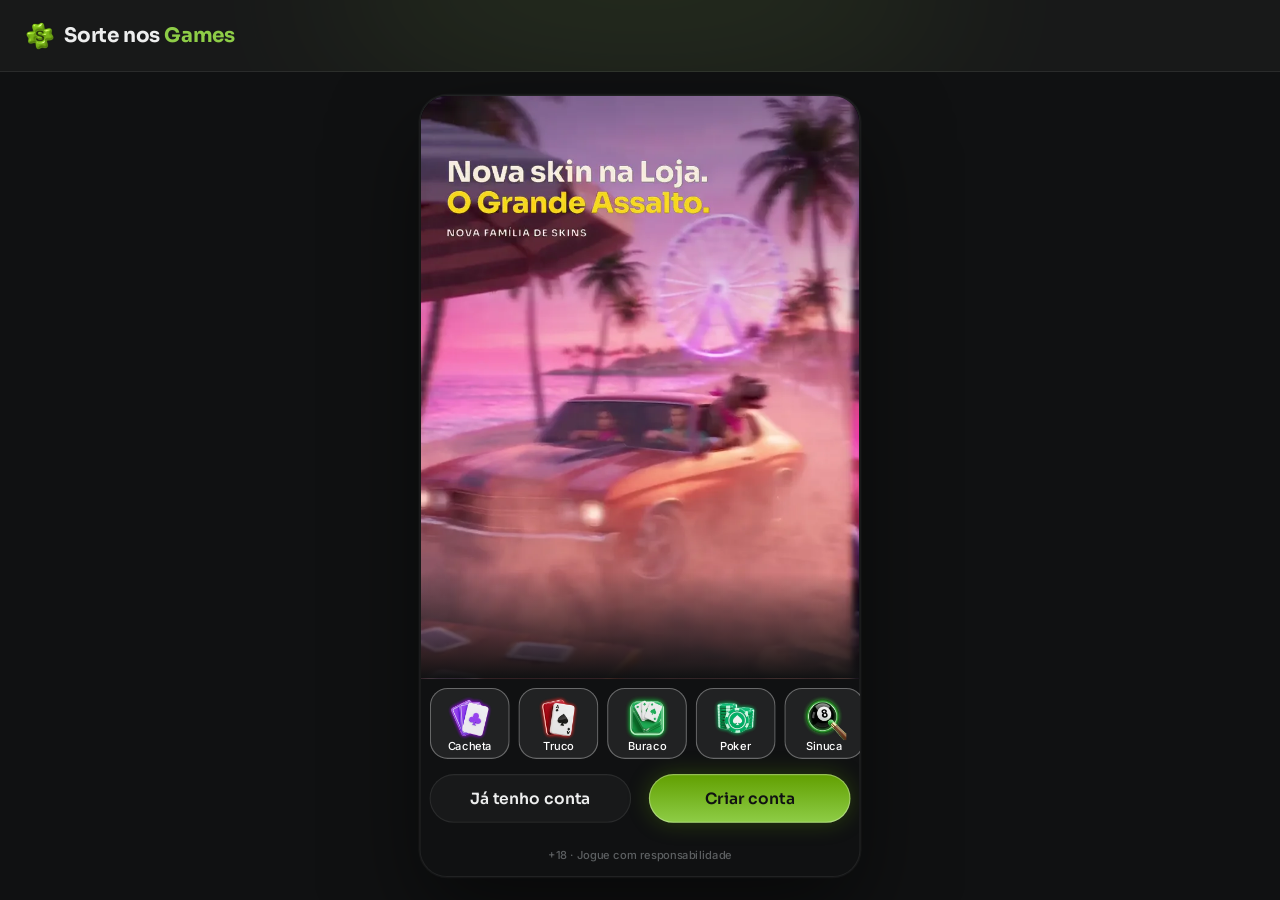
<file: index.html>
<!doctype html>
<html lang="pt-BR">
<head>
<meta charset="utf-8">
<meta name="viewport" content="width=device-width, initial-scale=1, viewport-fit=cover, user-scalable=no">
<meta name="robots" content="noindex, nofollow">
<meta name="theme-color" content="#141e2a">
<meta name="mobile-web-app-capable" content="yes">
<meta name="apple-mobile-web-app-capable" content="yes">
<meta name="apple-mobile-web-app-status-bar-style" content="black-translucent">
<title>Sorte nos Games · protótipo</title>
<link rel="icon" href="assets/ui/logo_icon.webp">
<link rel="preconnect" href="https://fonts.googleapis.com">
<link rel="preconnect" href="https://fonts.gstatic.com" crossorigin>
<link rel="stylesheet" href="https://fonts.googleapis.com/css2?family=Inter:wght@400;500;600;700&family=Sora:wght@600;700;800&display=swap">
<link rel="stylesheet" href="css/tokens.css?v=sortenosgames-11261814">
<link rel="stylesheet" href="css/ui.css?v=sortenosgames-11261814">
<link rel="stylesheet" href="css/screens.css?v=sortenosgames-11261814">
<link rel="stylesheet" href="css/game.css?v=sortenosgames-11261814">
<link rel="stylesheet" href="css/desk.css?v=sortenosgames-11261814">
<link rel="stylesheet" href="css/missoes.css?v=sortenosgames-11261814">
</head>
<body>
<svg width="0" height="0" style="position:absolute" aria-hidden="true">
  <defs><clipPath id="hexclip" clipPathUnits="objectBoundingBox"><path id="hexpath" d=""/></clipPath></defs>
  <symbol id="s-E" viewBox="0 0 16 20"><path d="M8 0C5 4 0 7.5 0 11.5C0 14 2 16 4.5 16C5.7 16 6.8 15.5 7.5 14.7C7.3 16.6 6.5 18.3 5 20H11C9.5 18.3 8.7 16.6 8.5 14.7C9.2 15.5 10.3 16 11.5 16C14 16 16 14 16 11.5C16 7.5 11 4 8 0Z"/></symbol>
  <symbol id="s-C" viewBox="0 0 20 18.4"><path d="M10 18.35L8.55 17.03C3.4 12.36 0 9.28 0 5.5C0 2.420 2.42 0 5.5 0C7.24 0 8.91 0.81 10 2.09C11.09 0.81 12.76 0 14.5 0C17.58 0 20 2.42 20 5.5C20 9.28 16.6 12.36 11.45 17.04L10 18.35Z"/></symbol>
  <symbol id="s-O" viewBox="0 0 15 20"><path d="M7.5 0L15 10L7.5 20L0 10L7.5 0Z"/></symbol>
  <symbol id="s-P" viewBox="0 0 18 18.5"><path d="M9 0C11.3 0 13.2 1.9 13.2 4.2C13.2 5 13 5.7 12.6 6.3C13 6.2 13.4 6.1 13.8 6.1C16.1 6.1 18 8 18 10.3C18 12.6 16.1 14.5 13.8 14.5C12.5 14.5 11.3 13.9 10.5 12.9C10.7 14.9 11.6 16.8 13.1 18.5H4.9C6.4 16.8 7.3 14.9 7.5 12.9C6.7 13.9 5.5 14.5 4.2 14.5C1.9 14.5 0 12.6 0 10.3C0 8 1.9 6.1 4.2 6.1C4.6 6.1 5 6.2 5.4 6.3C5 5.7 4.8 5 4.8 4.2C4.8 1.9 6.7 0 9 0Z"/></symbol>
  <symbol id="i-copy" viewBox="0 0 448 512"><path d="M208 0H332.1c12.7 0 24.9 5.1 33.9 14.1l67.9 67.9c9 9 14.1 21.2 14.1 33.9V336c0 26.5-21.5 48-48 48H208c-26.5 0-48-21.5-48-48V48c0-26.5 21.5-48 48-48zM48 128h80v64H64V448H256V416h64v48c0 26.5-21.5 48-48 48H48c-26.5 0-48-21.5-48-48V176c0-26.5 21.5-48 48-48z"/></symbol>
  <symbol id="i-share" viewBox="0 0 448 512"><path d="M352 224c53 0 96-43 96-96s-43-96-96-96s-96 43-96 96c0 4 .2 8 .7 11.9l-94.1 47C145.4 170.2 121.9 160 96 160c-53 0-96 43-96 96s43 96 96 96c25.9 0 49.4-10.2 66.6-26.9l94.1 47c-.5 3.9-.7 7.8-.7 11.9c0 53 43 96 96 96s96-43 96-96s-43-96-96-96c-25.9 0-49.4 10.2-66.6 26.9l-94.1-47c.5-3.9 .7-7.8 .7-11.9s-.2-8-.7-11.9l94.1-47C302.6 213.8 326.1 224 352 224z"/></symbol>
  <symbol id="i-wa" viewBox="0 0 448 512"><path d="M380.9 97.1C339 55.1 283.2 32 223.9 32c-122.4 0-222 99.6-222 222 0 39.1 10.2 77.3 29.6 111L0 480l117.7-30.9c32.4 17.7 68.9 27 106.1 27h.1c122.3 0 224.1-99.6 224.1-222 0-59.3-25.2-115-67.1-157zm-157 341.6c-33.2 0-65.7-8.9-94-25.7l-6.7-4-69.8 18.3L72 359.2l-4.4-7c-18.5-29.4-28.2-63.3-28.2-98.2 0-101.7 82.8-184.5 184.6-184.5 49.3 0 95.6 19.2 130.4 54.1 34.8 34.9 56.2 81.2 56.1 130.5 0 101.8-84.9 184.6-186.6 184.6zm101.2-138.2c-5.5-2.8-32.8-16.2-37.9-18-5.1-1.9-8.8-2.8-12.5 2.8-3.7 5.6-14.3 18-17.6 21.8-3.2 3.7-6.5 4.2-12 1.4-32.6-16.3-54-29.1-75.5-66-5.7-9.8 5.7-9.1 16.3-30.3 1.8-3.7.9-6.9-.5-9.7-1.4-2.8-12.5-30.1-17.1-41.2-4.5-10.8-9.1-9.3-12.5-9.5-3.2-.2-6.9-.2-10.6-.2-3.7 0-9.7 1.4-14.8 6.9-5.1 5.6-19.4 19-19.4 46.3 0 27.3 19.9 53.7 22.6 57.4 2.8 3.7 39.1 59.7 94.8 83.8 35.2 15.2 49 16.5 66.6 13.9 10.7-1.6 32.8-13.4 37.4-26.4 4.6-13 4.6-24.1 3.2-26.4-1.3-2.5-5-3.9-10.5-6.6z"/></symbol>
  <symbol id="i-pen" viewBox="0 0 512 512"><path d="M362.7 19.3L314.3 67.7 444.3 197.7l48.4-48.4c25-25 25-65.5 0-90.5L453.3 19.3c-25-25-65.5-25-90.5 0zm-71 71L58.6 323.5c-10.4 10.4-18 23.3-22.2 37.4L1 481.2C-1.5 489.7 .8 498.8 7 505s15.3 8.5 23.7 6.1l120.3-35.4c14.1-4.2 27-11.8 37.4-22.2L421.7 220.3 291.7 90.3z"/></symbol>
  <symbol id="i-plus" viewBox="0 0 448 512"><path d="M256 80c0-17.7-14.3-32-32-32s-32 14.3-32 32v144H48c-17.7 0-32 14.3-32 32s14.3 32 32 32h144v144c0 17.7 14.3 32 32 32s32-14.3 32-32V288h144c17.7 0 32-14.3 32-32s-14.3-32-32-32H256V80z"/></symbol>
  <symbol id="i-chev-l" viewBox="0 0 320 512"><path d="M9.4 233.4c-12.5 12.5-12.5 32.8 0 45.3l192 192c12.5 12.5 32.8 12.5 45.3 0s12.5-32.8 0-45.3L77.3 256 246.6 86.6c12.5-12.5 12.5-32.8 0-45.3s-32.8-12.5-45.3 0l-192 192z"/></symbol>
  <symbol id="i-chev-r" viewBox="0 0 320 512"><path d="M310.6 233.4c12.5 12.5 12.5 32.8 0 45.3l-192 192c-12.5 12.5-32.8 12.5-45.3 0s-12.5-32.8 0-45.3L242.7 256 73.4 86.6c-12.5-12.5-12.5-32.8 0-45.3s32.8-12.5 45.3 0l192 192z"/></symbol>
  <symbol id="i-chev-l-light" viewBox="0 0 320 512"><path d="M20.7 267.3c-6.2-6.2-6.2-16.4 0-22.6l192-192c6.2-6.2 16.4-6.2 22.6 0s6.2 16.4 0 22.6L54.6 256 235.3 436.7c6.2 6.2 6.2 16.4 0 22.6s-16.4 6.2-22.6 0l-192-192z"/></symbol>
  <symbol id="i-chev-r-light" viewBox="0 0 320 512"><path d="M299.3 244.7c6.2 6.2 6.2 16.4 0 22.6l-192 192c-6.2 6.2-16.4 6.2-22.6 0s-6.2-16.4 0-22.6L265.4 256 84.7 75.3c-6.2-6.2-6.2-16.4 0-22.6s16.4-6.2 22.6 0l192 192z"/></symbol>
  <symbol id="i-x" viewBox="0 0 384 512"><path d="M324.5 411.1c6.2 6.2 16.4 6.2 22.6 0s6.2-16.4 0-22.6L214.6 256 347.1 123.5c6.2-6.2 6.2-16.4 0-22.6s-16.4-6.2-22.6 0L192 233.4 59.5 100.9c-6.2-6.2-16.4-6.2-22.6 0s-6.2 16.4 0 22.6L169.4 256 36.9 388.5c-6.2 6.2-6.2 16.4 0 22.6s16.4 6.2 22.6 0L192 278.6 324.5 411.1z"/></symbol>
  <symbol id="i-search" viewBox="0 0 512 512"><path d="M384 208A176 176 0 1 0 32 208a176 176 0 1 0 352 0zM343.3 366C307 397.2 259.7 416 208 416C93.1 416 0 322.9 0 208S93.1 0 208 0S416 93.1 416 208c0 51.7-18.8 99-50 135.3L507.3 484.7c6.2 6.2 6.2 16.4 0 22.6s-16.4 6.2-22.6 0L343.3 366z"/></symbol>
  <symbol id="i-check" viewBox="0 0 512 512"><path d="M256 512A256 256 0 1 0 256 0a256 256 0 1 0 0 512zM369 209L241 337c-9.4 9.4-24.6 9.4-33.9 0l-64-64c-9.4-9.4-9.4-24.6 0-33.9s24.6-9.4 33.9 0l47 47L335 175c9.4-9.4 24.6-9.4 33.9 0s9.4 24.6 0 33.9z"/></symbol>
  <symbol id="i-eye" viewBox="0 0 576 512"><path d="M288 32c-80.8 0-145.5 36.8-192.6 80.6C48.6 156 17.3 208 2.5 243.7c-3.3 7.9-3.3 16.7 0 24.6C17.3 304 48.6 356 95.4 399.4C142.5 443.2 207.2 480 288 480s145.5-36.8 192.6-80.6c46.8-43.5 78.1-95.4 93-131.1c3.3-7.9 3.3-16.7 0-24.6c-14.9-35.7-46.2-87.7-93-131.1C433.5 68.8 368.8 32 288 32zM144 256a144 144 0 1 1 288 0 144 144 0 1 1 -288 0zm144-64c0 35.3-28.7 64-64 64c-7.1 0-13.9-1.2-20.3-3.3c-5.5-1.8-11.9 1.6-11.7 7.4c.3 6.9 1.3 13.8 3.2 20.7c13.7 51.2 66.4 81.6 117.6 67.9s81.6-66.4 67.9-117.6c-11.1-41.5-47.8-69.4-88.6-71.1c-5.8-.2-9.2 6.1-7.4 11.7c2.1 6.4 3.3 13.2 3.3 20.3z"/></symbol>
  <symbol id="i-send" viewBox="0 0 512 512"><path d="M498.1 5.6c10.1 7 15.4 19.1 13.5 31.2l-64 416c-1.5 9.7-7.4 18.2-16 23s-18.9 5.4-28 1.6L284 427.7l-68.5 74.1c-8.9 9.7-22.9 12.9-35.2 8.1S160 493.2 160 480V396.4c0-4 1.5-7.8 4.2-10.7L331.8 202.8c5.8-6.3 5.6-16-.4-22s-15.7-6.4-22-.7L106 360.8 17.7 316.6C7.1 311.3 .3 300.7 0 288.9s5.9-22.8 16.1-28.7l448-256c10.7-6.1 23.9-5.5 34 1.4z"/></symbol>
  <symbol id="i-star" viewBox="0 0 576 512"><path d="M316.9 18C311.6 7 300.4 0 288.1 0s-23.4 7-28.8 18L195 150.3 51.4 171.5c-12 1.8-22 10.2-25.7 21.7s-.7 24.2 7.9 32.7L137.8 329 113.2 474.7c-2 12 3 24.2 12.9 31.3s23 8 33.8 2.3l128.3-68.5 128.3 68.5c10.8 5.7 23.9 4.9 33.8-2.3s14.9-19.3 12.9-31.3L438.5 329 542.7 225.9c8.6-8.5 11.7-21.2 7.9-32.7s-13.7-19.9-25.7-21.7L381.2 150.3 316.9 18z"/></symbol>
  <symbol id="i-star-o" viewBox="0 0 576 512"><path d="M287.9 0c9.2 0 17.6 5.2 21.6 13.5l68.6 141.3 153.2 22.6c9 1.3 16.5 7.6 19.3 16.3s.5 18.1-5.9 24.5L433.6 328.4l26.2 155.6c1.5 9-2.2 18.1-9.7 23.5s-17.3 6-25.3 1.7l-137-73.2L151 509.1c-8.1 4.3-17.9 3.7-25.3-1.7s-11.2-14.5-9.7-23.5l26.2-155.6L31.1 218.2c-6.5-6.4-8.7-15.9-5.9-24.5s10.3-14.9 19.3-16.3l153.2-22.6L266.3 13.5C270.4 5.2 278.7 0 287.9 0zm0 79L235.4 187.2c-3.5 7.1-10.2 12.1-18.1 13.3L99 217.9 184.9 303c5.5 5.5 8.1 13.3 6.8 21L171.4 443.7l105.2-56.2c7.1-3.8 15.6-3.7 22.6 0l105.2 56.2L384.2 324.1c-1.3-7.7 1.2-15.5 6.8-21l85.9-85.1L358.6 200.5c-7.8-1.2-14.6-6.1-18.1-13.3L287.9 79z"/></symbol>
</svg>

<!-- desktop (js/desk.js): header largo, menu e chat ao vivo em volta da coluna 9:16 -->
<header class="dkh" id="dkh"></header>
<aside class="dkl" id="dkl" aria-label="Menu"></aside>
<aside class="dkr" id="dkr" aria-label="Chat ao vivo"></aside>

<div class="stage-wrap"><div class="phone" id="phone">
  <div class="status" aria-hidden="true"><span>9:41</span><span class="island"></span>
    <span class="icons"><svg width="18" height="12" viewBox="0 0 18 12" fill="#fff"><rect x="0" y="8" width="3" height="4" rx="1"/><rect x="5" y="5.5" width="3" height="6.5" rx="1"/><rect x="10" y="3" width="3" height="9" rx="1"/><rect x="15" y="0" width="3" height="12" rx="1"/></svg><svg width="16" height="12" viewBox="0 0 16 12" fill="#fff"><path d="M8 2.2c2.3 0 4.4.9 6 2.4l1.1-1.1A10 10 0 0 0 8 .6 10 10 0 0 0 .9 3.5L2 4.6a8.4 8.4 0 0 1 6-2.4zm0 3.3c1.4 0 2.7.5 3.7 1.4l1.1-1.1A7 7 0 0 0 8 3.9a7 7 0 0 0-4.8 1.9l1.1 1.1c1-.9 2.3-1.4 3.7-1.4zm0 3.3c.6 0 1.1.2 1.5.6L8 11 6.5 9.4c.4-.4.9-.6 1.5-.6z"/></svg><svg width="27" height="13" viewBox="0 0 27 13" fill="none"><rect x=".5" y=".5" width="23" height="12" rx="3.5" stroke="#fff" opacity=".4"/><rect x="2" y="2" width="20" height="9" rx="2" fill="#fff"/><rect x="25" y="4.5" width="1.6" height="4" rx=".8" fill="#fff" opacity=".4"/></svg></span>
  </div>
  <div class="app" id="app">
    <!-- telas do app (renderizadas pelo js/screens.js) -->
    <section class="scr" id="view"></section>

    <!-- tela de jogo: os motores (js/games.js) desenham dentro dela -->
    <section class="scr game-scr" id="scr-game" hidden>
      <header class="hud" id="hud"></header>
      <div class="jogo" id="jogo"><div class="board" id="board"></div></div>
      <nav class="mnav" id="mnav">
        <button data-g="voltar"><span class="back"><svg><use href="#i-chev-l-light"/></svg></span><span>Voltar</span></button>
        <button data-g="chat"><img class="ic" src="assets/icons/chat.webp" alt=""><span>Chat</span></button>
        <button data-g="mesa"><img class="ic" src="assets/icons/friends.webp" alt=""><span>Mesa</span></button>
        <button data-g="voz"><img class="ic" id="micIco" src="assets/icons/microphone-off.webp" alt=""><span>Voz</span></button>
        <button data-g="ajustes"><img class="ic" src="assets/icons/gear.webp" alt=""><span>Ajustes</span></button>
      </nav>
    </section>

    <div class="toast" id="toast"><span class="hint-pill" id="toastTxt"></span></div>
    <div id="sheet"></div>
    <div id="overlay"></div>
  </div>
</div></div>

<script src="js/core.js?v=sortenosgames-11261814"></script>
<script src="js/ui.js?v=sortenosgames-11261814"></script>
<script src="js/screens.js?v=sortenosgames-11261814"></script>
<script src="js/loja.js?v=sortenosgames-11261814"></script>
<script src="js/social.js?v=sortenosgames-11261814"></script>
<script src="js/torneios.js?v=sortenosgames-11261814"></script>
<script src="js/sala.js?v=sortenosgames-11261814"></script>
<script src="js/missoes.js?v=sortenosgames-11261814"></script>
<script src="js/games.js?v=sortenosgames-11261814"></script>
<script src="js/sinuca.js?v=sortenosgames-11261814"></script>
<script src="js/desk.js?v=sortenosgames-11261814"></script>
<script src="js/boot.js?v=sortenosgames-11261814"></script>
</body>
</html>
</file>
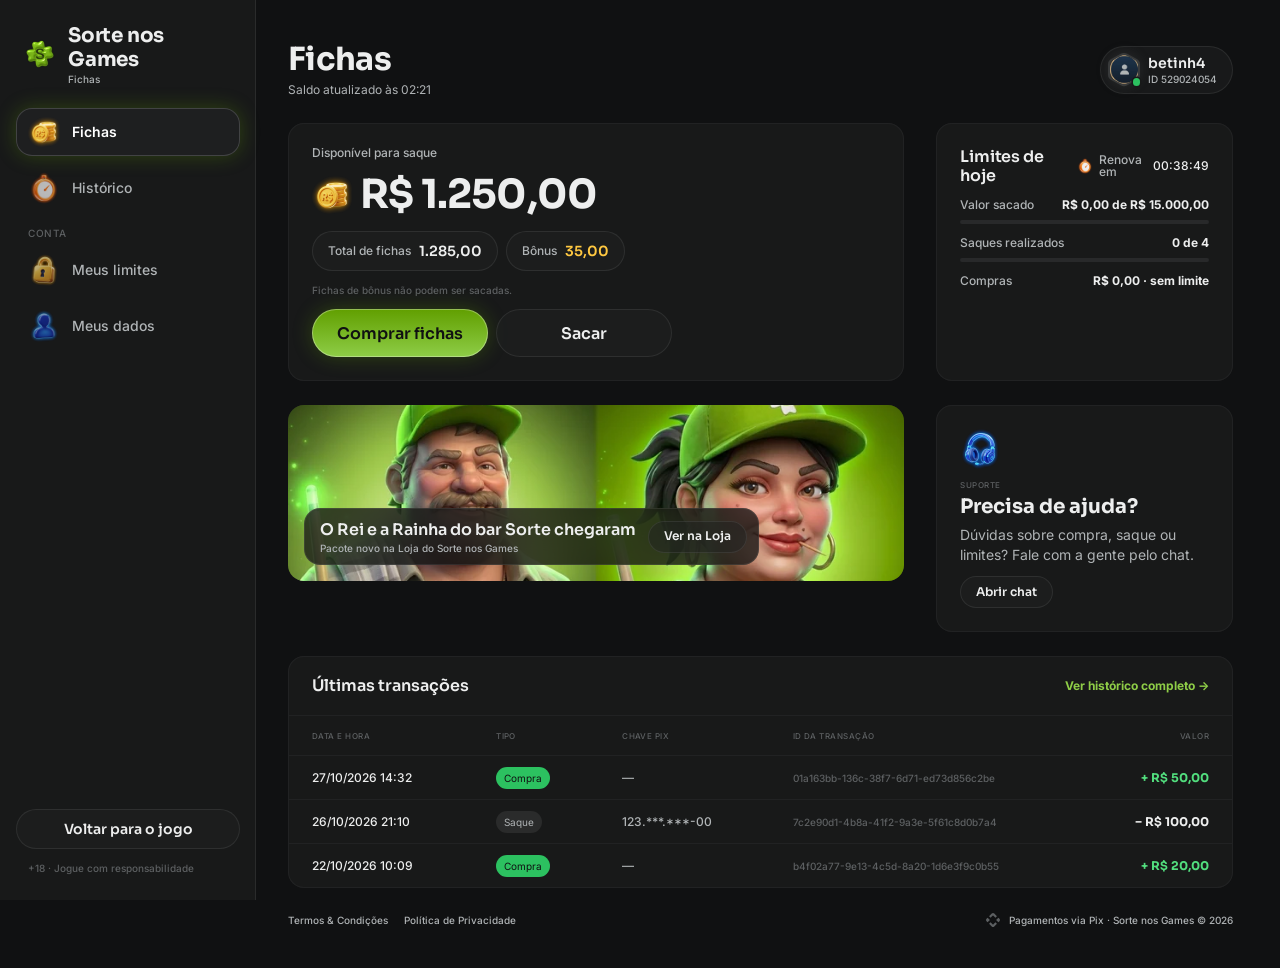
<file: fichas/index.html>
<!doctype html>
<html lang="pt-BR">
<head>
<meta charset="utf-8">
<meta name="viewport" content="width=device-width, initial-scale=1, viewport-fit=cover">
<meta name="robots" content="noindex, nofollow">
<meta name="theme-color" content="#101112">
<title>Fichas · Sorte nos Games</title>
<link rel="icon" href="../assets/ui/logo_icon.webp">
<link rel="preconnect" href="https://fonts.googleapis.com">
<link rel="preconnect" href="https://fonts.gstatic.com" crossorigin>
<link rel="stylesheet" href="https://fonts.googleapis.com/css2?family=Inter:wght@400;500;600;700&family=Sora:wght@600;700;800&display=swap">
<link rel="stylesheet" href="../css/tokens.css?v=20261119a">
<link rel="stylesheet" href="../css/ui.css?v=20261119a">
<link rel="stylesheet" href="fichas.css?v=20261119a">
</head>
<body>
<svg width="0" height="0" style="position:absolute" aria-hidden="true">
  <defs><clipPath id="hexclip" clipPathUnits="objectBoundingBox"><path id="hexpath" d=""/></clipPath></defs>
  <symbol id="i-chev-l-light" viewBox="0 0 320 512"><path d="M20.7 267.3c-6.2-6.2-6.2-16.4 0-22.6l192-192c6.2-6.2 16.4-6.2 22.6 0s6.2 16.4 0 22.6L54.6 256 235.3 436.7c6.2 6.2 6.2 16.4 0 22.6s-16.4 6.2-22.6 0l-192-192z"/></symbol>
  <symbol id="i-x" viewBox="0 0 384 512"><path d="M324.5 411.1c6.2 6.2 16.4 6.2 22.6 0s6.2-16.4 0-22.6L214.6 256 347.1 123.5c6.2-6.2 6.2-16.4 0-22.6s-16.4-6.2-22.6 0L192 233.4 59.5 100.9c-6.2-6.2-16.4-6.2-22.6 0s-6.2 16.4 0 22.6L169.4 256 36.9 388.5c-6.2 6.2-6.2 16.4 0 22.6s16.4 6.2 22.6 0L192 278.6 324.5 411.1z"/></symbol>
  <symbol id="i-check" viewBox="0 0 448 512"><path d="M438.6 105.4c12.5 12.5 12.5 32.8 0 45.3l-256 256c-12.5 12.5-32.8 12.5-45.3 0l-128-128c-12.5-12.5-12.5-32.8 0-45.3s32.8-12.5 45.3 0L160 338.7 393.4 105.4c12.5-12.5 32.8-12.5 45.3 0z"/></symbol>
  <symbol id="i-copy" viewBox="0 0 448 512"><path d="M208 0H332.1c12.7 0 24.9 5.1 33.9 14.1l67.9 67.9c9 9 14.1 21.2 14.1 33.9V336c0 26.5-21.5 48-48 48H208c-26.5 0-48-21.5-48-48V48c0-26.5 21.5-48 48-48zM48 128h80v64H64V448H256V416h64v48c0 26.5-21.5 48-48 48H48c-26.5 0-48-21.5-48-48V176c0-26.5 21.5-48 48-48z"/></symbol>
  <symbol id="i-pix" viewBox="0 0 24 24"><path d="M6.1 6.3 10.1 2.3a2.7 2.7 0 0 1 3.8 0l4 4-2.3 2.3-2.9-2.9a1 1 0 0 0-1.4 0L8.4 8.6 6.1 6.3zm11.8 11.4-4 4a2.7 2.7 0 0 1-3.8 0l-4-4 2.3-2.3 2.9 2.9a1 1 0 0 0 1.4 0l2.9-2.9 2.3 2.3zM2.3 10.1l1.6-1.6L7.4 12l-3.5 3.5-1.6-1.6a2.7 2.7 0 0 1 0-3.8zm19.4 0a2.7 2.7 0 0 1 0 3.8l-1.6 1.6-3.5-3.5 3.5-3.5 1.6 1.6z"/></symbol>
</svg>

<div class="fx">
  <aside class="side" id="side" aria-label="Menu"></aside>
  <div class="main">
    <header class="mtop" id="mtop"></header>
    <main class="page" id="page"></main>
    <footer class="foot" id="foot"></footer>
  </div>
</div>
<div class="veil" id="veil" hidden><section class="drawer" id="drawer" role="dialog" aria-modal="true"></section></div>
<div class="toast" id="toast"><span class="hint-pill" id="toastTxt"></span></div>

<script src="fichas.js?v=20261119a"></script>
</body>
</html>
</file>
<file: css/tokens.css>
/* Sorte nos Games · tokens do DS EstrelaGames (Rjx31bgpOt4m1U8DVKyWtd · modo Sorte nos Games), valores resolvidos 1:1 */
:root{
  color-scheme: dark;
  /* background */
  --bg-default:#101112; --bg-subtle:#181919; --bg-strong:#212223; --bg-raised:#28292a; --bg-inset:#010101; --bg-highlight:#ffffff14; --bg-chrome:#181919; --bg-divider:#28292a; --bg-band:#00000052;
  --bga-default-50:#10111280; --bga-default-75:#101112bf; --bga-subtle-50:#18191980; --bga-subtle-75:#181919bf;
  --bga-strong-25:#21222340; --bga-strong-50:#21222380; --bga-strong-75:#212223bf;
  --bga-secondary-16:#8ecd4729; --bga-secondary-32:#8ecd4752; --bga-accent-12:#ffc8411f;
  /* border */
  --border-muted:#ffffff14; --border-default:#212223; --border-strong:#383a3b; --border-focus:#619f00;
  --border-hl-top:#ffffff29; --border-gold-top:#cbf0ace5; --border-gold-bottom:#619f005c;
  /* text */
  --text-default:#edeeee; --text-muted:#b0b4b6; --text-link:#8ecd47; --text-subtle:#5d6062; --text-disabled:#454849;
  --text-brand:#8ecd47; --text-success:#52de7e; --text-error:#ff6b6e; --text-prize:#ffc841;
  --text-on-color:#ffffff; --text-on-color-muted:#ffffffd9; --text-on-color-subtle:#ffffffb2; --text-on-light:#101112;
  /* system */
  --sys-info:#6cab04; --sys-success:#2cc160; --sys-success-strong:#8cf0a9; --sys-warning:#ffbe2e; --sys-error:#ef4452;
  --sysa-success-25:#2cc16040; --sysa-error-25:#ef445240; --sysa-info-25:#3b74f540;
  --notification-error:#ef4452;
  /* effects */
  --hl-subtle:#ffffff29; --hl:#ffffff52; --hl-strong:#ffffff7a;
  --shadow-faint:#0000001f; --shadow-subtle:#0000003d; --shadow:#00000066; --shadow-strong:#00000080;
  --glow-info:#619f0052; --glow-accent:#ffbe2e52; --glow-success:#52de7ea3; --glow-gold:#8ecd4752; --glow-blue:#8ecd47; --glow-red:#ff6b6e;
  /* surfaces */
  --surface-card-top:#181919; --surface-card-bottom:#101112; --surface-elevated-top:#28292a; --surface-elevated-bottom:#181919;
  /* buttons */
  --btn-primary-top:#619f00; --btn-primary-bg:#507823; --btn-secondary-border:#6cab04;
  --btn-disabled-top:#28292a; --btn-disabled-bg:#28292a; --btn-disabled-text:#454849;
  /* tabs */
  --tab-default-text:#b0b4b6; --tab-container:#212223; --input-border:#212223;
  --tab-padrao:#619f00; --tab-padrao-tint:#619f003d; --tab-rosa:#e93d82; --tab-rosa-tint:#e93d823d;
  /* games */
  --game-truco:#e5484d; --game-paulista:#3b74f5; --game-cacheta:#8752f2; --game-tranca:#2cc160; --game-buraco:#1f9a4a;
  --game-poker:#0fa968; --game-sinuca:#2fa35a; --game-todos:#6cab04; --game-domino:#14b8a6; --game-dama:#f76b15; --game-xadrez:#5b6cff;
  --game-paulista-tint:#3b74f53d; --game-truco-tint:#e5484d3d; --game-cacheta-tint:#8752f23d; --game-buraco-tint:#1f9a4a3d; --game-poker-tint:#0fa9683d; --game-sinuca-tint:#2fa35a3d;
  /* crew */
  --crew-engenheiro:#4fb3ff; --crew-comandante:#f5c542; --crew-piloto:#ff5a36; --crew-navegador:#e86bff; --crew-explorador:#4dffb8;
  --crew-bar:#ff9f43; --crew-reis:#34d399; --crew-nobru:#3d8bff; --crew-inhui:#ff4fb0;
  /* famílias da página Skins (mesma cor da chamada do Truco) */
  --crew-laje:#ff7f50; --crew-portaria:#3ddc84; --crew-live:#b45cff; --crew-feira:#ffa62b; --crew-navalha:#ff4fb0; --crew-varzea:#5be37d; --crew-oficina:#3db8ff; --crew-posto:#ff3b4a; --crew-fliper:#a45cff; --crew-grau:#4fa3ff; --crew-palpite:#f2b233; --crew-assalto:#ff4fa3;
  /* stake / table */
  --stake-padrao-top:#3a561d; --stake-padrao-bottom:#1f2916; --stake-iniciante-top:#1f9a4a; --stake-iniciante-bottom:#1f502c;
  --table-card-top:#1f5a4a; --table-card-bottom:#0f2e2a; --table-stake:#ffc841;
  --plus-bg:#52de7e; --plus-icon:#101112;
  --btn-success-top:#52de7e; --btn-success-bg:#1f9a4a; /* DS button-glass ☰ Type=Success (Comprar) */
  /* cards */
  --card-face:#ffffff; --card-border:#9ea2a4; --suit-red:#c72c3d; --suit-black:#141922; --back-top:#456621; --back-bottom:#263913;
  /* seat timer */
  --seat-timer-track:#ffffff1f; --seat-timer:#6cab04;
  /* type */
  --f-display:"Sora", "Inter", system-ui, sans-serif;
  --f-ui:"Inter", system-ui, -apple-system, sans-serif;
  --f-call:"Industry", "Sora", sans-serif;
  /* marca · Sorte nos Games (sobrescreve) */
  --back-top:#263913; --back-bottom:#0e130b; --btn-primary-text:#101112; --btn-primary-bg:#8ecd47; --crew-nobru:#6CAB04; --crew-inhui:#6CAB04; --crew-rainhasng:#8ECD47;
}
/* estilos de texto do DS */
.t-d3xl{font:700 64px/1.2 var(--f-display);letter-spacing:-.02em}
.t-d2xl{font:700 48px/1.2 var(--f-display);letter-spacing:-.02em}
.t-dxl{font:700 40px/1.2 var(--f-display);letter-spacing:-.02em}
.t-dl{font:700 32px/1.2 var(--f-display);letter-spacing:-.02em}
.t-dm{font:700 24px/1.2 var(--f-display);letter-spacing:-.01em}
.t-ds{font:700 20px/1.2 var(--f-display);letter-spacing:-.01em}
.t-dxs{font:600 16px/1.2 var(--f-display)}
.t-d2xs{font:600 14px/1.2 var(--f-display)}
.t-d3xs{font:600 12px/1.2 var(--f-display)}
.t-hm{font:700 20px/1.2 var(--f-ui)}
.t-ll{font:500 16px/1 var(--f-ui)} .t-lm{font:500 14px/1 var(--f-ui)} .t-ls{font:500 12px/1 var(--f-ui)} .t-lxs{font:500 10px/1 var(--f-ui)} .t-l2xs{font:500 8px/1 var(--f-ui)}
.t-link{font:700 12px/1.5 var(--f-ui)}
.t-p2xl{font:400 20px/1.5 var(--f-ui)} .t-pm{font:400 14px/1.5 var(--f-ui)} .t-ps{font:400 12px/1.5 var(--f-ui)}
</file>
<file: css/ui.css>
/* EstrelaGames · base + componentes do DS (Apple Gamer Style · Glass). Medidas 1:1 com o Figma (frame 375). */
*{box-sizing:border-box}
html,body{height:100%;margin:0}
body{background:#05080c;color:var(--text-default);font-family:var(--f-ui);-webkit-font-smoothing:antialiased;overflow:hidden;-webkit-text-size-adjust:100%}
button{font:inherit;color:inherit;border:0;background:none;padding:0;margin:0;cursor:pointer;-webkit-tap-highlight-color:transparent;text-align:inherit}
button:focus-visible,[role="button"]:focus-visible{outline:2px solid var(--border-focus);outline-offset:2px}
/* cards clicáveis são div[role=button]: o WebKit (iPhone) não estica os filhos de um <button> com flex */
[role="button"]{cursor:pointer;-webkit-tap-highlight-color:transparent;-webkit-user-select:none;user-select:none;outline:0}
input{font:inherit;color:inherit;border:0;background:none;outline:0;padding:0;margin:0;min-width:0}
img,video{display:block;max-width:100%;user-select:none;-webkit-user-drag:none}
video::-webkit-media-controls,video::-webkit-media-controls-start-playback-button,video::-webkit-media-controls-overlay-play-button{display:none!important;-webkit-appearance:none} /* sem botão de play: os vídeos são fundo */
svg{display:block}
[hidden]{display:none!important}
.ic{flex:none;object-fit:contain;pointer-events:none}

/* ---------- aparelho ---------- */
.stage-wrap{position:fixed;inset:0;display:flex;align-items:center;justify-content:center}
.phone{position:relative;width:375px;height:812px;background:var(--bg-subtle);overflow:hidden;border-radius:48px;box-shadow:0 0 0 10px #0c1016,0 0 0 11px #2a3340,0 40px 80px rgba(0,0,0,.6);transform-origin:center;display:flex;flex-direction:column}
.status{position:relative;flex:none;height:44px;display:flex;align-items:center;justify-content:space-between;padding:0 26px 0 32px;font:600 15px/1 var(--f-ui);background:var(--bg-subtle);z-index:60;pointer-events:none}
.status .island{position:absolute;left:50%;top:10px;width:118px;height:32px;margin-left:-59px;border-radius:20px;background:#000}
.status .icons{display:flex;gap:6px;align-items:center}
.app{position:relative;flex:1;min-height:0;overflow:hidden}
@media (max-width:520px){
  .phone{width:100vw;height:100vh;height:100dvh;border-radius:0;box-shadow:none;transform:none!important}
  .status{display:none}
  .app{padding-top:env(safe-area-inset-top,0px)}
}
.scr{position:absolute;inset:0;display:flex;flex-direction:column;background:var(--bg-subtle);overflow:hidden}
.app>.scr{top:env(safe-area-inset-top,0px)}
@media (min-width:521px){.app>.scr{top:0}}
.scroll{flex:1;min-height:0;overflow-y:auto;overflow-x:hidden;-webkit-overflow-scrolling:touch;scrollbar-width:none;overscroll-behavior:contain}
.scroll::-webkit-scrollbar,.hscroll::-webkit-scrollbar{display:none}
/* linha com rolagem lateral: sem clip, sangra até a borda da tela (regra Oct 26) */
.hscroll{display:flex;overflow-x:auto;overflow-y:visible;scrollbar-width:none;margin:0 -8px;padding:0 8px;scroll-padding:0 8px;-webkit-overflow-scrolling:touch}

/* ---------- ícones 3D ---------- */
.i16{width:16px;height:16px}.i20{width:20px;height:20px}.i24{width:24px;height:24px}.i28{width:28px;height:28px}.i32{width:32px;height:32px}.i36{width:36px;height:36px}.i40{width:40px;height:40px}.i48{width:48px;height:48px}

/* ---------- header-game (Mobile · Glass) ---------- */
.hdr{position:relative;flex:none;height:64px;display:flex;align-items:center;gap:4px;padding:8px 12px;background:var(--bg-subtle);overflow:hidden;z-index:20}
.hdr::before{content:"";position:absolute;left:48px;top:-70px;width:280px;height:140px;border-radius:50%;background:var(--glow-blue);filter:blur(60px);opacity:.15;pointer-events:none}
.hdr .side{position:relative;flex:1;min-width:0;display:flex;align-items:center;gap:4px}
.hdr .logo{width:24px;height:36px;display:grid;place-items:center;flex:none}
.hdr .logo img{width:25px;height:24px}
.cpill{flex:1;min-width:0;height:34px;display:flex;align-items:center;gap:2px;padding:4px;border-radius:999px;background:linear-gradient(90deg,#52de7e1a,#21222306),var(--bga-strong-50);box-shadow:inset 0 0 0 1px var(--border-muted);overflow:hidden}
.cpill.bonus{padding:4px 8px 4px 4px;background:linear-gradient(90deg,#21222306,#ffc8411a),var(--bga-strong-50)}
.cpill .ic{width:24px;height:24px}
.cpill .t{flex:1;min-width:0;display:flex;flex-direction:column;gap:2px;text-align:left}
.cpill .t small{font:500 8px/1 var(--f-ui);color:var(--text-muted)}
.cpill .t b{font:700 12px/10px var(--f-ui);color:var(--text-default);white-space:nowrap;overflow:hidden;text-overflow:ellipsis}
.cpill.bonus .t b{color:var(--text-prize)}
.cpill .plus{width:20px;height:20px;border-radius:10px;background:var(--plus-bg);display:grid;place-items:center;flex:none}
.cpill .plus svg{width:12px;height:12px;fill:var(--plus-icon)}
/* saldo com seta: abre o dropdown (DS header-game ◉ Expanded) */
.cpill .chev{width:20px;height:20px;display:grid;place-items:center;flex:none}
.cpill .chev svg{width:10px;height:10px;fill:var(--text-muted);transform:rotate(90deg);transition:transform .2s}
.cpill.open{box-shadow:inset 0 0 0 1px var(--border-strong)} .cpill.open .chev svg{transform:rotate(-90deg)}
.hdr .hbuy{flex:1;min-width:0}
/* dropdown do saldo (DS balance-panel) · celular: preso embaixo do header */
.baldrop{position:absolute;left:0;right:0;top:64px;bottom:0;z-index:45;background:var(--bga-default-75);animation:fade .15s both}
.balp{display:flex;flex-direction:column;gap:16px;max-height:100%;overflow:auto;padding:16px 16px 24px;background:var(--bg-subtle);border-radius:0 0 24px 24px;box-shadow:inset 0 -1px 0 var(--hl-subtle),0 16px 40px rgba(0,0,0,.4);animation:balIn .22s cubic-bezier(.2,.8,.2,1) both}
@keyframes balIn{from{transform:translateY(-12px);opacity:0}}
.balp .top{display:flex;justify-content:space-between;align-items:center}
.balp .top small{font:500 12px/1.2 var(--f-ui);color:var(--text-muted)}
.balp .tv{display:flex;align-items:center;gap:4px}
.balp .eye,.balp .x{display:grid;place-items:center;width:28px;height:28px}
.balp .eye svg{width:20px;height:20px;fill:var(--text-muted)}
.balp .x svg{width:12px;height:12px;fill:var(--text-muted);transform:rotate(-90deg)}
.balp .rows{display:flex;flex-direction:column;gap:12px}
.balp .kv{display:flex;justify-content:space-between;gap:12px;font:400 14px/1.4 var(--f-ui);color:var(--text-muted)}
.balp .kv b{font-weight:400;color:var(--text-default);font-variant-numeric:tabular-nums;text-align:right}
.balp hr{border:0;height:1px;background:var(--border-muted);margin:0}
.balp .acts{display:flex;gap:12px} .balp .acts .btn{flex:1}
/* Bônus Fidelidade (DS _loyalty-bonus): Resgatar quando tem valor · Juntando com a seta que abre as regras */
.fid{display:flex;flex-direction:column;gap:12px;padding:8px 12px 8px 8px;border-radius:24px;background:var(--bga-strong-50);box-shadow:inset 0 0 0 1px var(--border-muted)}
.fid.ready{flex-direction:row;align-items:center;gap:8px}
.fid .ic{width:28px;height:28px;flex:none}
.fid .t{flex:1;min-width:0;display:flex;flex-direction:column;gap:2px;text-align:left}
.fid .t b{font:400 14px/1.3 var(--f-ui);color:var(--text-default)}
.fid .t small{font:500 10px/1.2 var(--f-ui);color:var(--text-muted)}
.fid .v{font:400 14px/1 var(--f-ui);font-variant-numeric:tabular-nums}
.fid .row{display:flex;align-items:center;gap:8px;width:100%}
.fid .chev{width:20px;height:20px;display:grid;place-items:center;flex:none}
.fid .chev svg{width:10px;height:10px;fill:var(--text-muted);transform:rotate(90deg);transition:transform .2s}
.fid.open{border-radius:16px;padding:8px 12px 12px 8px} .fid.open .chev svg{transform:rotate(-90deg)}
.fid .more{display:flex;flex-direction:column;gap:12px}
.fid .wk{display:flex;flex-direction:column;gap:4px;padding:12px;border-radius:12px;background:var(--bga-default-50);box-shadow:inset 0 0 0 1px var(--border-muted)}
.fid .wk small{font:500 12px/1.2 var(--f-ui);color:var(--text-muted)}
.fid .wk b{font:700 20px/1.2 var(--f-display);color:var(--text-prize);font-variant-numeric:tabular-nums}
.fid p{margin:0;font:400 12px/1.5 var(--f-ui);color:var(--text-muted)}
.fid .kv{font-size:12px}
.hbell{position:relative;width:36px;height:36px;border-radius:18px;background:var(--bga-strong-50);box-shadow:inset 0 0 0 1px var(--border-muted);display:grid;place-items:center;flex:none}
.hbell .ic{width:28px;height:28px}
.hbell i{position:absolute;left:28px;top:0;width:8px;height:8px;border-radius:50%;background:var(--notification-error)}
.hbell i[hidden]{display:none}

/* ---------- header-avatar (hexágono com borda da tripulação) ---------- */
.hav{position:relative;display:inline-block;flex:none;width:var(--w,44px);height:var(--h,48px)}
.hav .gl{position:absolute;left:-4.5%;top:0;width:109%;aspect-ratio:1;border-radius:50%;background:var(--cc);filter:blur(calc(var(--w,44px) * .16));opacity:.45;pointer-events:none}
.hav .hx{position:absolute;inset:0;-webkit-clip-path:url(#hexclip);clip-path:url(#hexclip);background:var(--cc)}
.hav .hx img{position:absolute;inset:2px;width:calc(100% - 4px);height:calc(100% - 4px);object-fit:cover;object-position:center top;-webkit-clip-path:url(#hexclip);clip-path:url(#hexclip);background:var(--bg-raised)}
.hav .on{position:absolute;left:77%;top:75%;width:23%;aspect-ratio:1;border-radius:50%;background:var(--sys-success);box-shadow:0 0 0 1.5px var(--bg-subtle)}
.hav.xs{--w:24px;--h:26px}.hav.s{--w:32px;--h:35px}.hav.m{--w:44px;--h:48px}.hav.l{--w:56px;--h:60px}
.hav.xs .hx img,.hav.s .hx img{inset:1.5px;width:calc(100% - 3px);height:calc(100% - 3px)}
.hav.empty{height:var(--w)}
.hav.empty .av0{position:absolute;inset:4.5%;width:91%;height:91%}
.hav.empty .add{position:absolute;left:63.6%;top:63.6%;width:27.3%;height:27.3%;border-radius:50%;background:var(--plus-bg);box-shadow:0 0 0 1.2px var(--bg-subtle);display:grid;place-items:center}
.hav.empty .add svg{width:58%;height:58%;fill:var(--plus-icon)}

/* ---------- avatar circular (avatar-estrela-games) ---------- */
.av{position:relative;display:inline-block;vertical-align:middle;flex:none;width:var(--s,48px);height:var(--s,48px);border-radius:50%;background:linear-gradient(180deg,var(--surface-elevated-top),var(--surface-elevated-bottom));box-shadow:inset 0 0 0 var(--bw,2px) #ffffff29}
.av img{position:absolute;inset:var(--bw,2px);width:calc(100% - 2*var(--bw,2px));height:calc(100% - 2*var(--bw,2px));border-radius:50%;object-fit:cover;object-position:center top}
.av.s{--s:32px;--bw:1px}.av.m{--s:48px;--bw:2px}.av.l{--s:80px;--bw:3px}.av.xl{--s:120px;--bw:4px}
.av .lvl{position:absolute;left:50%;bottom:-4px;transform:translateX(-50%);padding:1px 6px;border-radius:999px;background:var(--bg-raised);box-shadow:0 0 0 2px var(--bg-default);font:600 12px/14px var(--f-display);white-space:nowrap}
.av.empty .ph{position:absolute;inset:25%;width:50%;height:50%;fill:#ffffff52}
.av .addb{position:absolute;left:63.3%;top:63.3%;width:36.7%;height:36.7%;border-radius:50%;background:var(--plus-bg);display:grid;place-items:center;box-shadow:0 0 0 3px var(--bg-subtle)}
.av .addb svg{width:50%;height:50%;fill:#fff}

/* ---------- navbar-glass ---------- */
.nav{position:absolute;left:16px;right:16px;bottom:calc(12px + env(safe-area-inset-bottom,0px));height:64px;display:flex;align-items:stretch;padding:4px;border-radius:24px;background:var(--bga-strong-75);box-shadow:inset 0 0 0 1px var(--border-muted);-webkit-backdrop-filter:blur(24px);backdrop-filter:blur(24px);z-index:30}
.nav>button{position:relative;flex:1;min-width:0;display:flex;flex-direction:column;align-items:center;justify-content:center;border-radius:20px}
.nav>button .ic{width:32px;height:32px;opacity:.75}
.nav>button>span{font:500 10px/1 var(--f-ui);color:var(--text-subtle);white-space:nowrap}
.nav>button.on{flex:none;width:104px;justify-content:flex-end;gap:2px;padding-bottom:6px;background:var(--bga-secondary-16);box-shadow:inset 0 0 0 1px var(--hl-subtle),0 0 20px var(--glow-info)}
.nav>button.on .ic{position:absolute;left:28px;top:-14px;width:48px;height:48px;opacity:1}
.nav>button.on .lr{width:100%;display:flex;align-items:center;justify-content:space-between;padding:0 8px}
.nav>button.on .lr span{font:500 10px/1 var(--f-ui);color:var(--text-on-color)}
.nav .lr i{width:16px;height:16px;display:grid;place-items:center}
.nav .lr svg{width:10px;height:16px;fill:var(--text-on-color)}

/* ---------- game-block ---------- */
.gb{position:relative;flex:none;width:72px;height:64px;border-radius:16px;display:flex;flex-direction:column;align-items:center;justify-content:center;padding:4px 0;background:var(--tab-container);box-shadow:inset 0 0 0 1px var(--hl);font:500 10px/1 var(--f-ui);color:var(--text-on-color);white-space:nowrap}
.gb .ic{width:40px;height:40px}
.gb.on{justify-content:flex-end;padding:0 0 6px;background:var(--gc);box-shadow:0 4px 12px var(--gs,transparent)}
.gb.on .ic{position:absolute;left:50%;top:-12px;width:60px;height:60px;margin-left:-30px}
.gb .lk{position:absolute;right:4px;top:4px;width:14px;height:14px;opacity:.8}
.gb.on .lk{display:none}
.games-row{gap:8px;padding-top:12px;margin-top:-12px}
.games-row .gb{width:72px}

/* ---------- tabs ---------- */
.tabs{display:flex;gap:2px;height:44px;padding:4px;border-radius:12px;background:var(--bg-raised);box-shadow:inset 0 0 0 1px var(--input-border)}
.tabs>button{position:relative;flex:1;min-width:0;height:34px;border-radius:8px;display:flex;align-items:center;justify-content:center;padding:8px 16px;font:500 12px/1 var(--f-ui);color:var(--tab-default-text);white-space:nowrap}
.tabs>button.on{background:var(--tc-tint);font:700 12px/18px var(--f-ui);color:var(--text-default)}
.tabs>button.on::after{content:"";position:absolute;left:50%;bottom:0;width:24px;height:3px;margin-left:-12px;border-radius:2px;background:var(--tc);box-shadow:0 0 8px var(--tc)}
.tabs>button .lk{font:500 9px/1 var(--f-ui);margin-left:4px;opacity:.7}
.tabs{--tc:var(--tab-padrao);--tc-tint:var(--tab-padrao-tint)}
.tabs.t-azul{--tc:var(--game-paulista);--tc-tint:var(--game-paulista-tint)}
.tabs.t-vermelha{--tc:var(--game-truco);--tc-tint:var(--game-truco-tint)}
.tabs.t-roxa{--tc:var(--game-cacheta);--tc-tint:var(--game-cacheta-tint)}
.tabs.t-verde{--tc:var(--game-buraco);--tc-tint:var(--game-buraco-tint)}
.tabs.t-rosa{--tc:var(--tab-rosa);--tc-tint:var(--tab-rosa-tint)}

/* ---------- button-glass ---------- */
.btn{display:inline-flex;align-items:center;justify-content:center;gap:8px;white-space:nowrap;transition:transform .12s,filter .12s;flex:none}
.btn:active{transform:scale(.97)}
.btn.l{height:48px;padding:0 24px;border-radius:24px;font:600 16px/1.2 var(--f-display)}
.btn.m{height:40px;padding:0 20px;border-radius:20px;font:600 14px/1.2 var(--f-display)}
.btn.s{height:32px;padding:0 16px;border-radius:16px;font:600 12px/1.2 var(--f-display)}
.btn.xl{height:56px;padding:0 24px;border-radius:28px;font:600 16px/1.2 var(--f-display)}
.btn.m44{height:44px;border-radius:22px}
.btn.pri{background:linear-gradient(180deg,var(--btn-primary-top),var(--btn-primary-bg));box-shadow:inset 0 0 0 1px var(--hl),0 0 20px var(--glow-info);color:var(--btn-primary-text)}
.btn.sec{background:var(--bga-strong-50);box-shadow:inset 0 0 0 1px var(--border-muted);color:var(--text-default)}
.btn.ok{background:linear-gradient(180deg,var(--btn-success-top),var(--btn-success-bg));box-shadow:inset 0 0 0 1px var(--hl),0 0 20px var(--glow-success);color:#fff}
.btn:disabled,.btn.dis{background:var(--btn-disabled-bg);box-shadow:none;color:var(--btn-disabled-text);pointer-events:none}
.btn.danger-txt{background:none;box-shadow:none;color:var(--text-error);font:500 14px/1 var(--f-ui)}
.btn.fill{flex:1;min-width:0}
.btn.wide{width:100%}
.btn .ic{width:20px;height:20px}

/* ---------- button-icon ---------- */
.bicon{width:40px;height:40px;border-radius:20px;display:grid;place-items:center;flex:none;background:var(--bga-strong-50);box-shadow:inset 0 0 0 1px var(--border-muted)}
.bicon .ic{width:24px;height:24px}
.bicon.s{width:32px;height:32px;border-radius:16px}.bicon.s .ic{width:20px;height:20px}
.bicon svg{width:14px;height:14px;fill:var(--text-default)}
.bicon.s28{width:28px;height:28px;border-radius:14px}.bicon.s28 svg{width:16px;height:16px}

/* ---------- tag ---------- */
.tag{display:inline-flex;align-items:center;gap:4px;padding:2px 8px;border-radius:999px;font:400 12px/18px var(--f-ui);white-space:nowrap;flex:none}
.tag.neutral{background:#ffffff14;color:var(--text-muted)}
.tag.gold{padding:3px 8px;background:#8ecd4729;color:#fff;box-shadow:inset 0 0 0 1px #cbf0ac8c}
.tag.success{background:var(--sys-success);color:var(--bg-default)}
.tag.danger{background:var(--sys-error);color:var(--text-default)}
.tag.info{background:var(--sys-info);color:var(--text-default)}
.tag.live{background:var(--sys-error);color:var(--text-default)}
.tag.beginner{background:var(--game-buraco);color:var(--text-default)}

/* ---------- section-title ---------- */
.stitle{display:flex;align-items:center;justify-content:space-between;gap:16px}
.stitle .tx{flex:1;min-width:0;display:flex;flex-direction:column;gap:2px}
.stitle b{font:700 20px/1.2 var(--f-display);letter-spacing:-.01em}
.stitle small{font:500 12px/1 var(--f-ui);color:var(--text-muted)}
.trow{display:flex;align-items:center;justify-content:space-between;gap:8px}
.trow b{font:600 14px/1.2 var(--f-display)}
.trow small{font:500 10px/1 var(--f-ui);color:var(--text-subtle)}

/* ---------- page-top ---------- */
.ptop{flex:none;display:flex;align-items:center;justify-content:space-between;gap:8px;padding:8px;min-height:45px}
.ptop .l{display:flex;align-items:center;gap:8px;min-width:0}
.ptop .back{width:28px;height:28px;border-radius:14px;display:grid;place-items:center;background:var(--bga-strong-50);box-shadow:inset 0 0 0 1px var(--border-muted);flex:none}
.ptop .back svg{width:10px;height:16px;fill:var(--text-default)}
.ptop .tx{display:flex;flex-direction:column;min-width:0}
.ptop .tx b{font:600 16px/1.2 var(--f-display);white-space:nowrap;overflow:hidden;text-overflow:ellipsis}
.ptop .tx small{display:flex;align-items:center;gap:4px;font:500 10px/1 var(--f-ui);color:var(--text-muted)}
.ptop .tx small i{width:6px;height:6px;border-radius:50%;background:var(--sys-success)}

/* ---------- input-search / input ---------- */
.search{display:flex;align-items:center;gap:8px;height:40px;padding:0 16px 0 12px;border-radius:20px;background:var(--bga-strong-50);box-shadow:inset 0 0 0 1px var(--border-muted)}
.search svg{width:16px;height:16px;fill:var(--text-muted);flex:none}
.search input{flex:1;font:500 12px/1 var(--f-ui);color:var(--text-default)}
.search input::placeholder{color:var(--text-muted)}
.field{display:flex;flex-direction:column;gap:8px}
.field>label{font:500 14px/1 var(--f-ui);color:var(--text-default)}
.field .box{display:flex;align-items:center;gap:8px;height:40px;padding:8px 12px;border-radius:12px;background:var(--bga-strong-50);box-shadow:inset 0 0 0 1px var(--border-muted)}
.field .box:focus-within{box-shadow:inset 0 0 0 1px var(--border-focus)}
.field .box input{flex:1;font:400 14px/1.5 var(--f-ui);color:var(--text-default)}
.field .box input::placeholder{color:var(--text-disabled)}
.field .box button svg{width:20px;height:20px;fill:var(--text-muted)}

/* ---------- otp ---------- */
.otp{display:flex;gap:8px;justify-content:center}
.otp .bx{width:48px;height:56px;border-radius:12px;background:#ffffff14;display:grid;place-items:center;font:700 24px/1.2 var(--f-display);color:var(--text-default);box-shadow:inset 0 0 0 1px var(--border-muted)}
.otp .bx.act{background:#ffffff1f;box-shadow:inset 0 0 0 2px var(--border-focus),0 0 12px var(--glow-info)}
.otp .bx.act::after{content:"";width:2px;height:24px;background:var(--border-focus);animation:blink 1s steps(1) infinite}
@keyframes blink{50%{opacity:0}}
.otp-in{position:absolute;opacity:0;pointer-events:none;width:1px;height:1px}

/* ---------- progress ---------- */
.prog{height:4px;border-radius:999px;background:#ffffff1f;overflow:hidden;flex:1}
.prog i{display:block;height:100%;border-radius:inherit;background:var(--tab-padrao);transition:width .3s}

/* ---------- stake-pill ---------- */
.stakes{position:relative;height:128px;overflow:hidden;margin:0 -8px}
.stakes .track{position:absolute;top:8px;left:50%;transform:translateX(-50%);display:flex;align-items:center;gap:8px;height:112px}
.sp{position:relative;flex:none;display:flex;flex-direction:column;border-radius:16px;padding:4px 4px 0;background:linear-gradient(180deg,var(--surface-elevated-top),var(--surface-card-bottom));box-shadow:inset 0 0 0 1px #ffffff29,0 16px 40px var(--shadow);transition:width .25s,height .25s}
.sp .st{position:relative;flex:1;align-self:stretch;border-radius:12px;display:flex;flex-direction:column;align-items:center;justify-content:center;gap:4px;background:linear-gradient(180deg,var(--stake-padrao-top),var(--stake-padrao-bottom));box-shadow:inset 0 0 0 1px var(--hl-subtle),inset 0 2px 8px var(--shadow)}
.sp .v{display:flex;align-items:center;gap:4px;font:600 14px/1.2 var(--f-display);white-space:nowrap}
.sp .v .ic{width:14px;height:14px}
.sp .q{position:absolute;top:4px;right:4px;display:flex;align-items:center;gap:3px;padding:2px 5px;border-radius:8px;background:var(--bga-strong-50);font:500 8px/1 var(--f-ui);white-space:nowrap}
.sp .q::before{content:"";width:5px;height:5px;border-radius:50%;background:var(--sys-success)}
.sp .tg{padding:2px 6px;border-radius:6px;background:var(--bga-strong-50);font:500 8px/1 var(--f-ui);color:var(--text-success)}
.sp .ft{flex:none;display:flex;align-items:center;justify-content:center;gap:3px;padding:4px 0 5px;white-space:nowrap}
.sp .ft small{font:500 8px/1 var(--f-ui);color:var(--text-muted)}
.sp .ft b{font:500 8px/1 var(--f-ui)}
.sp.ini .st{background:linear-gradient(180deg,var(--stake-iniciante-top),var(--stake-iniciante-bottom))}
.sp.S{width:68px;height:68px;padding:4px}
.sp.S .q,.sp.S .ft,.sp.S .tg{display:none}
.sp.M{width:88px;height:88px}
.sp.M .v{font:600 16px/1.2 var(--f-display)} .sp.M .v .ic{width:18px;height:18px}
.sp.L{width:112px;height:112px}
.sp.L .v{font:700 20px/1.2 var(--f-display);letter-spacing:-.01em} .sp.L .v .ic{width:24px;height:24px}
.sp.L .ft b{font:500 10px/1 var(--f-ui)}
.sp.on{box-shadow:inset 0 0 0 2px var(--btn-secondary-border),0 0 20px var(--glow-info)}
.sp.on .st{background:linear-gradient(180deg,var(--btn-primary-top),var(--btn-primary-bg))}
.sp.on.ini .st{background:linear-gradient(180deg,var(--stake-iniciante-top),var(--stake-iniciante-bottom))}
.stake-grid{display:grid;grid-template-columns:repeat(3,minmax(0,1fr));gap:12px}
.stake-grid .sp{width:auto;height:88px}

/* ---------- table-glass (mesa aberta) ---------- */
.tg-row{display:grid;grid-template-columns:repeat(2,minmax(0,1fr));gap:16px 8px}
.tgl{position:relative;height:92px;border-radius:46px;padding:4px;display:flex;background:linear-gradient(180deg,var(--surface-elevated-top),var(--surface-card-bottom));box-shadow:inset 0 0 0 1px #ffffff29,0 16px 40px var(--shadow);text-align:left}
.tgl .felt{flex:1;align-self:stretch;min-width:0;display:flex;align-items:center;padding:10px 12px 6px 70px;border-radius:41px;background:linear-gradient(180deg,var(--table-card-top),var(--table-card-bottom));box-shadow:inset 0 0 0 1px var(--hl-subtle),inset 0 2px 8px var(--shadow)}
.tgl .vals{display:flex;flex-direction:column;gap:4px;min-width:0}
.tgl .vals b{font:600 14px/1.2 var(--f-display);color:var(--table-stake);white-space:nowrap}
.tgl .vals small{font:500 10px/1 var(--f-ui);color:#ffffffb2;white-space:nowrap}
.tgl .seats{display:flex;align-items:center;gap:2px;height:20px}
.tgl .seats .pl{display:flex}
.tgl .seats .pl span{width:20px;height:20px;border-radius:10px;overflow:hidden;background:var(--cc);margin-right:-6px;box-shadow:0 0 0 1px var(--table-card-bottom)}
.tgl .seats .pl span img{width:100%;height:100%;object-fit:cover;object-position:center top}
.tgl .seats em{font:600 12px/14px var(--f-display);font-style:normal;margin-left:8px}
.tgl .tab{position:absolute;left:50%;top:-8px;transform:translateX(-50%);padding:2px 8px;border-radius:8px;background:var(--surface-elevated-top);box-shadow:inset 0 0 0 1px var(--border-muted);font:500 10px/12px var(--f-ui);color:var(--text-subtle);white-space:nowrap}
.tgl .deck{position:absolute;left:14px;top:25px;width:52px;height:52px}
.tgl.locked .felt>*{opacity:.55}
.tgl.pool{border-radius:16px}
.tgl.pool .felt{border-radius:12px;position:relative;overflow:hidden;background:linear-gradient(180deg,#2fa35a,#145c32)}
.tgl.pool .felt::before{content:"";position:absolute;left:30%;top:0;bottom:0;border-left:1px solid #ffffff29}
.tgl.pool .pk{position:absolute;width:10px;height:10px;border-radius:50%;background:#000000b2;box-shadow:inset 0 0 0 1px #ffffff1f}

/* ---------- action-tile ---------- */
.atile{width:80px;height:64px;border-radius:16px;display:flex;flex-direction:column;align-items:center;justify-content:center;background:var(--bga-strong-50);box-shadow:inset 0 0 0 1px var(--border-muted);font:600 14px/1.2 var(--f-display);flex:none}
.atile .ic{width:28px;height:28px}

/* ---------- bottom sheet (sheet glass) ---------- */
.veil{position:absolute;inset:0;z-index:50;background:var(--bga-default-75);display:flex;align-items:flex-end;animation:fade .2s both}
.bsheet{position:relative;width:100%;max-height:calc(100% - 24px);display:flex;flex-direction:column;align-items:stretch;gap:12px;padding:8px 12px calc(24px + env(safe-area-inset-bottom,0px));border-radius:24px 24px 0 0;background:var(--bg-subtle);box-shadow:inset 0 1px 0 var(--hl-subtle),0 16px 40px var(--shadow);animation:up .28s cubic-bezier(.2,.9,.3,1) both;overflow:hidden}
.bsheet.g16{gap:16px}
.bsheet .handle{width:36px;height:4px;border-radius:2px;background:var(--border-muted);align-self:center;flex:none}
.bsheet .scroll{margin:0 -12px;padding:0 12px}
.sh-h{display:flex;align-items:center;gap:12px;flex:none}
.sh-h>.ic{width:36px;height:36px}
.sh-h .tx{flex:1;min-width:0;display:flex;flex-direction:column;gap:2px}
.sh-h .tx b{font:600 16px/1.2 var(--f-display)}
.sh-h .tx small{font:500 10px/1.2 var(--f-ui);color:var(--text-subtle)}
.sh-h .tx small.ok{display:flex;align-items:center;gap:6px;color:var(--sys-success)}
.sh-h .tx small.ok::before{content:"";width:8px;height:8px;border-radius:50%;background:var(--sys-success)}
.xbtn{width:32px;height:32px;border-radius:16px;display:grid;place-items:center;background:var(--bga-strong-50);box-shadow:inset 0 0 0 1px var(--border-muted);flex:none}
.xbtn svg{width:14px;height:14px;fill:var(--text-default)}
@keyframes up{from{transform:translateY(100%)}to{transform:none}}
@keyframes fade{from{opacity:0}}
@keyframes pop{from{transform:scale(.3);opacity:0}}

/* ---------- hint (pílula) / toast ---------- */
.hint-pill{display:inline-flex;align-items:center;gap:4px;padding:4px 12px;border-radius:999px;background:var(--bga-strong-75);box-shadow:inset 0 0 0 1px var(--hl-subtle);font:500 10px/1.2 var(--f-ui);color:var(--text-default);white-space:nowrap;-webkit-backdrop-filter:blur(12px);backdrop-filter:blur(12px)}
.toast{position:absolute;left:50%;top:72px;transform:translate(-50%,-8px);opacity:0;transition:opacity .2s,transform .2s;z-index:90;pointer-events:none;max-width:calc(100% - 32px)}
.toast .hint-pill{font-size:11px;padding:6px 14px;white-space:normal;text-align:center}
.toast.show{opacity:1;transform:translate(-50%,0)}

/* ---------- list / cells ---------- */
.cell{display:flex;flex-direction:column;gap:2px;padding:8px;border-radius:12px;background:var(--bga-strong-50);box-shadow:inset 0 0 0 1px var(--border-muted);min-width:0;flex:1}
.cell small{font:500 10px/1 var(--f-ui);color:var(--text-subtle)}
.cell b{font:600 14px/1.2 var(--f-display);white-space:nowrap}
.card-raised{border-radius:16px;background:var(--bg-raised)}
.muted{color:var(--text-muted)}.subtle{color:var(--text-subtle)}.prize{color:var(--text-prize)}.ok{color:var(--text-success)}.err{color:var(--text-error)}

@media (prefers-reduced-motion: reduce){*,*::before,*::after{animation-duration:.01ms!important;animation-iteration-count:1!important;transition-duration:.01ms!important}}
</file>
<file: css/screens.css>
/* EstrelaGames · layout das telas (frames do Figma · arquivo WkFIFdpiEMFdsQUZqbs5JA) */

/* ---------- Onboarding · M01 Boas-vindas ---------- */
.ob1{background:var(--bg-default)}
.ob1 .hero{position:relative;flex:1;min-height:0;overflow:hidden;background:#05080c}
.ob1 .hero video{position:absolute;inset:0;width:100%;height:100%;object-fit:cover;object-position:center top}
.ob1 .hero::after{content:"";position:absolute;left:0;right:0;bottom:0;height:96px;background:linear-gradient(180deg,#10111200,var(--bg-default));pointer-events:none}
.ob1 .bottom{flex:none;display:flex;flex-direction:column;gap:2px;padding-bottom:env(safe-area-inset-bottom,0px)}
.ob1 .copy{padding:8px 8px 0}
.ob1 .copy .hscroll{gap:8px}
.ob1 .acts{display:flex}
.ob1 .acts>div{flex:1;min-width:0;padding:12px 8px;display:flex}
.ob1 .acts .btn{flex:1}
.ob1 .legal{margin:0;padding:10px 0 14px;text-align:center;font:500 10px/1 var(--f-ui);color:var(--text-subtle)}

/* ---------- Onboarding · M02–M05 cadastro ---------- */
.ob{padding:12px 8px calc(24px + env(safe-area-inset-bottom,0px));gap:24px}
.ob .obtop{flex:none;display:flex;align-items:center;gap:12px}
.ob .obtop .back{width:32px;height:32px;border-radius:16px;display:grid;place-items:center;background:var(--bga-strong-50);box-shadow:inset 0 0 0 1px var(--border-muted);flex:none}
.ob .obtop .back svg{width:10px;height:16px;fill:var(--text-default)}
.ob .obtop span{font:500 12px/1 var(--f-ui);color:var(--text-muted);flex:none}
.ob .obc{flex:1;min-height:0;display:flex;flex-direction:column;justify-content:space-between;gap:24px;overflow-y:auto;scrollbar-width:none}
.ob .obc::-webkit-scrollbar{display:none}
.ob .obtx{display:flex;flex-direction:column;gap:8px}
.ob h1{margin:0;font:700 32px/1.2 var(--f-display);letter-spacing:-.02em}
.ob .obtx p{margin:0;font:400 14px/1.5 var(--f-ui);color:var(--text-muted)}
.ob .form{display:flex;flex-direction:column;gap:20px}
.ob .obft{display:flex;flex-direction:column;gap:12px;flex:none}
.ob .note{margin:0;font:500 10px/1.4 var(--f-ui);color:var(--text-subtle);text-align:center}
.ob .note a{color:var(--text-link);text-decoration:none}
.ob .resend{display:flex;align-items:center;justify-content:space-between;gap:8px;font:500 14px/1 var(--f-ui);color:var(--text-muted)}
.ob .checks{display:flex;flex-direction:column;gap:10px}
.ob .checks div{display:flex;align-items:center;gap:8px;font:500 12px/1 var(--f-ui);color:var(--text-subtle)}
.ob .checks svg{width:16px;height:16px;fill:var(--text-disabled)}
.ob .checks div.on{color:var(--text-default)}
.ob .checks div.on svg{fill:var(--sys-success)}
.ob .avatar-pick{display:flex;justify-content:center}
.ob .avatar-pick .av{box-shadow:inset 0 0 0 3px var(--btn-secondary-border),0 0 20px var(--glow-info)}
.ob .avail{display:flex;align-items:center;gap:6px;font:500 12px/1 var(--f-ui);color:var(--text-success)}
.ob .avail svg{width:14px;height:14px;fill:currentColor}
.ob .avail.err{color:var(--text-error)}
.ob .sugs{display:flex;flex-wrap:wrap;align-items:center;gap:8px}
.ob .sugs .sl{font:500 10px/1 var(--f-ui);color:var(--text-muted)}
.ob .sugs .tag{cursor:pointer;font:600 12px/14px var(--f-display);padding:4px 10px}

/* ---------- Lobby (Home sem skin) ---------- */
.lobby .glowtop{position:absolute;left:48px;top:-70px;width:280px;height:140px;border-radius:50%;background:var(--glow-blue);filter:blur(60px);opacity:.22;pointer-events:none;z-index:0}
.lobby .content{position:relative;display:flex;flex-direction:column;gap:12px;padding:12px 8px 96px}
.lobby .modos{display:flex;align-items:center;gap:8px}
.lobby .modos .tabs{flex:1;min-width:0}
.lobby .sec{display:flex;flex-direction:column;gap:8px}
.lobby .sec.open{gap:16px}
.lobby .soon-note{margin:-4px 0 0;font:500 12px/1.4 var(--f-ui);color:var(--text-subtle);text-align:center;padding:0 16px}

/* ---------- Home com skin (Jogos) ---------- */
.home{gap:12px}
.home .stage{position:relative;flex:1;min-height:0;margin:0 8px;border-radius:12px;overflow:hidden;background:#0b1220;box-shadow:inset 0 0 0 1px var(--border-strong)}
.home .stage video{position:absolute;inset:0;width:100%;height:100%;object-fit:cover;object-position:center top}
.home .stage .shade{position:absolute;left:0;right:0;bottom:0;height:320px;background:linear-gradient(180deg,#18191900,var(--bg-subtle));pointer-events:none}
.home .stage .ct{position:absolute;inset:0;display:flex;flex-direction:column;justify-content:space-between;gap:8px;padding:8px 8px calc(90px + env(safe-area-inset-bottom,0px))}
.home .stage .gl{display:flex;flex-direction:column;gap:8px;width:70px;min-height:0;overflow-y:auto;padding-top:12px;margin-top:-12px;scrollbar-width:none}
.home .stage .gl::-webkit-scrollbar{display:none}
.home .stage .gl .gb{width:70px;flex:none}
.home .stage .gl .gb:not(.on){background:#212223b8;-webkit-backdrop-filter:blur(12px);backdrop-filter:blur(12px)}
.home .stage .acts{display:flex;gap:8px;align-items:center}
.home .stage .acts .btn{flex:1;height:64px;border-radius:24px;font:600 16px/1.2 var(--f-display)}
.home .stage .acts .atile{-webkit-backdrop-filter:blur(12px);backdrop-filter:blur(12px)}
/* lobby (sem skin): Treino ao lado do Jogar, igual à Home com skin (Figma M01/D01, 03/11) */
.lobby .sec .acts{display:flex;gap:8px;align-items:center}
.lobby .sec .acts .btn{flex:1;height:64px;border-radius:24px;font:600 16px/1.2 var(--f-display)}
.home .rw-hint{position:absolute;left:50%;top:72px;transform:translateX(-50%);z-index:25}

/* ---------- fila (partida rápida / mesa) ---------- */
.qslots{display:grid;gap:8px}
.qslot{height:96px;border-radius:12px;background:var(--bga-strong-50);box-shadow:inset 0 0 0 1px var(--border-muted);display:flex;flex-direction:column;align-items:center;justify-content:center;gap:6px;font:500 10px/1 var(--f-ui);color:var(--text-subtle);min-width:0;padding:0 4px;text-align:center}
.qslot.filled{color:var(--text-default)}
.qslot .spin{width:28px;height:28px;border-radius:50%;border:3px solid var(--border-muted);border-top-color:var(--btn-primary-top);animation:spin 1s linear infinite}
.qslot b{font:500 10px/1.2 var(--f-ui);max-width:100%;overflow:hidden;text-overflow:ellipsis;white-space:nowrap}
@keyframes spin{to{transform:rotate(360deg)}}
.qcount{font:700 64px/1 var(--f-display);text-align:center;text-shadow:0 0 24px var(--glow-info)}
.qinfo{margin:0;font:500 12px/1.4 var(--f-ui);color:var(--text-muted);text-align:center}

/* ---------- Loja ---------- */
.pg-top{flex:none;display:flex;flex-direction:column;gap:2px}
.loja .content,.pack .content,.diamantes .content{display:flex;flex-direction:column;gap:16px;padding:0 8px calc(24px + env(safe-area-inset-bottom,0px))} /* sem navbar: a Loja abre pelo botão da Home */
.chips{gap:8px;padding:4px 8px}
.chip{flex:none;height:36px;display:flex;align-items:center;gap:6px;padding:0 12px 0 8px;border-radius:12px;background:var(--bga-strong-50);box-shadow:inset 0 0 0 1px var(--border-muted);font:500 12px/1 var(--f-ui);color:var(--text-default);white-space:nowrap}
.chip .ic{width:20px;height:20px}
.chip.on{background:var(--bga-secondary-16);box-shadow:inset 0 0 0 1.5px var(--btn-secondary-border),0 0 12px var(--glow-info);color:var(--text-on-color)}
.chip.big{height:40px}.chip.big .ic{width:24px;height:24px}
/* skin-pack-card */
.spk{position:relative;display:flex;flex-direction:column;text-align:left;width:100%}
.spk.L{height:176px;justify-content:space-between;padding:12px;border-radius:20px;overflow:hidden;background-color:var(--skin-art-base,#28292a);background-size:cover;box-shadow:inset 0 0 0 1px var(--border-muted)}
.spk.L::before{content:"";position:absolute;inset:0;background:linear-gradient(180deg,#28292a00 45%,#28292a 100%);pointer-events:none}
.spk.L>*{position:relative}
.spk.L .top{display:flex;gap:8px}
.spk.L .info{display:flex;align-items:center;justify-content:space-between;gap:12px}
.spk.L .info .tx{display:flex;flex-direction:column;min-width:0}
.spk.L .info b{font:600 16px/1.2 var(--f-display)}
.spk.L .info small{font:500 10px/1 var(--f-ui);color:var(--text-muted)}
.spk .tag{font-size:12px}
.spk.S{gap:6px}
.spk.S .art{position:relative;height:96px;border-radius:16px;overflow:hidden;background-color:#28292a;background-size:cover;box-shadow:inset 0 0 0 1px var(--border-muted)}
.spk.S .art::before{content:"";position:absolute;inset:0;background:linear-gradient(180deg,#28292a00 45%,#28292ad9 100%)}
.spk.S .art .tag{position:absolute;left:6px;top:6px;padding:2px 8px}
.spk.S .art .price{position:absolute;right:6px;bottom:6px;padding:3px 8px;border-radius:999px;background:var(--bga-strong-75);box-shadow:inset 0 0 0 1px var(--border-muted);font:500 10px/1 var(--f-ui);-webkit-backdrop-filter:blur(12px);backdrop-filter:blur(12px)}
.spk.S .art .lock{position:absolute;left:50%;top:28px;width:40px;height:40px;margin-left:-20px}
.spk.S.blocked .art{background:var(--bga-strong-75)}
.spk.S.blocked.t1 .art{background:linear-gradient(180deg,#e93d8214,#3a2a6440),var(--bga-strong-75)}
.spk.S.blocked.t2 .art{background:linear-gradient(180deg,#1fb6e814,#28292a40),var(--bga-strong-75)}
.spk.S.blocked .art::before{display:none}
.spk.S .tx{display:flex;flex-direction:column;padding-left:2px}
.spk.S .tx b{font:700 12px/1.5 var(--f-ui)}
.spk.S .tx small{font:500 8px/1 var(--f-ui);color:var(--text-muted)}
.packs{display:flex;flex-direction:column;gap:12px;padding:4px 0 8px}
.pgrid{display:grid;grid-template-columns:repeat(3,minmax(0,1fr));gap:12px 8px}
.loja .note{margin:0;font:500 12px/1 var(--f-ui);color:var(--text-muted);line-height:1.3}
.decks{display:grid;grid-template-columns:repeat(2,minmax(0,1fr));gap:12px}
.deckc{display:flex;flex-direction:column;align-items:center;gap:12px;padding:16px 12px;border-radius:16px;background:var(--bga-strong-50);box-shadow:inset 0 0 0 1px var(--border-muted)}
.deckc.on{box-shadow:inset 0 0 0 2px var(--btn-secondary-border),0 0 12px var(--glow-info)}
.deckc .dk{position:relative;width:64px;height:88px}
.deckc b{font:600 14px/1.2 var(--f-display);text-align:center}
/* página do pacote */
.pk-box{display:flex;flex-direction:column;gap:16px;padding:20px 16px;border-radius:16px;background:var(--bg-subtle)}
.pk-box.unl{gap:12px;padding-bottom:24px}
.crew-rows{display:flex;flex-direction:column;gap:16px}
.crew-row{display:flex;gap:4px}
.crew-row>div{flex:1;min-width:0;display:flex;flex-direction:column;align-items:center;gap:6px}
.crew-row>div small{font:500 10px/1 var(--f-ui);color:var(--text-muted);white-space:nowrap;overflow:hidden;text-overflow:ellipsis;max-width:100%}
.crew-row.duo{gap:12px}
.crew-row.duo>div{gap:8px}
.crew-row.duo>div small{font:500 12px/1 var(--f-ui)}
.uopt{display:flex;align-items:center;gap:12px;padding:12px 16px 12px 12px;border-radius:12px;background:var(--bg-raised);text-align:left;width:100%}
.uopt .ic{width:40px;height:40px}
.uopt .tx{flex:1;min-width:0;display:flex;flex-direction:column;gap:2px}
.uopt .tx b{font:500 14px/1 var(--f-ui)}
.uopt .tx small{font:500 10px/1.2 var(--f-ui);color:var(--text-muted)}
.uopt .pr{font:600 16px/1.2 var(--f-display)}
.uopt .pg{display:flex;flex-direction:column;align-items:flex-end;gap:6px;width:72px}
.uopt .pg b{font:600 14px/1.2 var(--f-display)}
.uopt .pg .tr{width:72px;height:6px;border-radius:3px;background:var(--bg-inset);overflow:hidden}
.uopt .pg .tr i{display:block;height:100%;border-radius:3px;background:var(--sys-success)}
.uopt.owned{box-shadow:inset 0 0 0 1px var(--sys-success)}
/* sheet desbloqueado / você ganhou */
.unlock{align-items:center;gap:16px;padding:8px 16px calc(32px + env(safe-area-inset-bottom,0px))}
.unlock .hero{position:relative;width:343px;max-width:100%;height:208px;flex:none}
.unlock .hero .av{position:absolute;margin-left:calc(var(--s) / -2)} /* left = 50% + deslocamento: centro da imagem, em qualquer largura */
.unlock h2{margin:0;font:700 24px/1.2 var(--f-display);letter-spacing:-.01em;text-align:center}
.unlock p{margin:0;font:500 14px/1.15 var(--f-ui);color:var(--text-muted);text-align:center}
.unlock .row{display:flex;gap:12px;width:100%}
.unlock .row .btn{flex:1}
/* character picker */
.picker{padding:0 8px calc(16px + env(safe-area-inset-bottom,0px));gap:12px}
.picker .stg{position:relative;flex:1;min-height:200px;border-radius:20px;overflow:hidden;background:#0b1220;box-shadow:inset 0 0 0 1px var(--border-muted);display:flex;flex-direction:column;justify-content:flex-end;padding:12px}
.picker .stg video{position:absolute;inset:0;width:100%;height:100%;object-fit:cover;object-position:center top}
.picker .stg::before{content:"";position:absolute;inset:0;background:linear-gradient(180deg,#21222300 50%,var(--bg-subtle) 100%);pointer-events:none;z-index:1}
.picker .arrow{position:absolute;top:50%;width:36px;height:36px;margin-top:-18px;border-radius:18px;display:grid;place-items:center;background:var(--bga-strong-75);box-shadow:inset 0 0 0 1px var(--border-muted);-webkit-backdrop-filter:blur(12px);backdrop-filter:blur(12px);z-index:2}
.picker .arrow svg{width:10px;height:16px;fill:var(--text-default)}
.picker .arrow.p{left:8px}.picker .arrow.n{right:8px}
.picker .ident{position:relative;z-index:2;display:flex;flex-direction:column;gap:2px}
.picker .ident b{font:700 20px/1.2 var(--f-display);letter-spacing:-.01em;text-transform:uppercase}
.picker .ident small{display:flex;align-items:center;gap:6px;font:500 10px/1.2 var(--f-ui);color:var(--text-muted)}
.picker .ident small i{width:8px;height:8px;border-radius:50%;background:var(--btn-secondary-border);flex:none}
.picker .crew{flex:none;display:flex;align-items:center;justify-content:center;gap:12px;height:56px}
.picker .crew button{width:48px;height:48px;border-radius:24px;overflow:hidden;background:var(--cc);box-shadow:inset 0 0 0 1px var(--border-muted);opacity:.55;flex:none;transition:all .2s}
.picker .crew button img{width:100%;height:100%;object-fit:cover;object-position:center top}
.picker .crew button.on{width:56px;height:56px;border-radius:28px;opacity:1;box-shadow:0 0 0 2.5px var(--btn-secondary-border),0 0 14px var(--glow-info)} /* seleção = ação: azul do DS, igual ao Figma */
.picker .acts{flex:none;display:flex;gap:8px}
.picker .acts .btn{flex:1}

/* ---------- Batalhas ---------- */
/* ---------- Torneios (opt-in) ---------- */
.tor .content{display:flex;flex-direction:column;gap:16px;padding:16px 16px 112px}
.tor .ttl{display:flex;flex-direction:column;gap:4px}
.tor .ttl h1{margin:0;font:700 24px/1.2 var(--f-display);letter-spacing:-.01em}
.tor .ttl p{margin:0;font:500 14px/1.15 var(--f-ui);color:var(--text-muted)}
.tor .hscroll{margin:0 -16px;padding:12px 16px 0;margin-top:-12px;gap:8px}
.tlist{display:flex;flex-direction:column;gap:16px}
/* tournament-card-estrela-games · borda e pano da table-glass, abas na borda de cima (prêmio no meio, status à esquerda, Infos à direita) */
.tcard{position:relative;display:flex;width:100%;padding:4px;border-radius:40px;background:linear-gradient(180deg,var(--surface-elevated-top),var(--surface-card-bottom));box-shadow:inset 0 0 0 1px #ffffff29,0 16px 40px var(--shadow);text-align:left}
.tcard .felt{flex:1;min-width:0;height:72px;display:flex;align-items:center;gap:12px;padding:8px 16px 8px 20px;border-radius:36px;background:linear-gradient(180deg,var(--table-card-top),var(--table-card-bottom));box-shadow:inset 0 0 0 1px var(--hl-subtle),inset 0 2px 8px var(--shadow)}
.tcard .jg{display:flex;flex-direction:column;align-items:center;gap:2px;flex:none}
.tcard .jg>.ic{width:40px;height:40px}
.tcard .jg small{display:flex;align-items:center;gap:2px;font:500 10px/1 var(--f-ui);color:var(--text-on-color-subtle)}
.tcard .jg small .ic,.tcard .tm .ic{width:12px;height:12px}
.tcard .info{flex:1;min-width:0;display:flex;flex-direction:column;gap:2px}
.tcard .info>b{font:600 14px/1.2 var(--f-display);white-space:nowrap;overflow:hidden;text-overflow:ellipsis}
.tcard .info>small{font:500 12px/1.2 var(--f-ui);color:var(--text-on-color-subtle);white-space:nowrap;overflow:hidden;text-overflow:ellipsis}
.tcard .tm{display:flex;align-items:center;gap:4px;font:500 12px/1.2 var(--f-ui);color:var(--text-on-color-subtle);white-space:nowrap}
.tcard .tm b{font:600 12px/14px var(--f-display);color:var(--text-default);font-variant-numeric:tabular-nums}
.tcard .tm b.live{color:var(--text-error)}
.tcard .ac{display:flex;flex-direction:column;align-items:center;gap:4px;flex:none}
.tcard .ac small{font:500 10px/1 var(--f-ui);color:var(--text-on-color-subtle);white-space:nowrap}
.tcard .ac small b{font-weight:500;color:var(--text-success)}
.tcard .tb{position:absolute;top:-10px;display:flex;align-items:center;gap:4px;padding:2px 12px;border-radius:10px;background:var(--surface-elevated-top);box-shadow:inset 0 0 0 1px var(--border-muted);font:500 12px/16px var(--f-ui);color:var(--text-on-color-subtle);white-space:nowrap}
.tcard .tb.pz{left:50%;transform:translateX(-50%)}
.tcard .tb.pz b{font:600 12px/16px var(--f-display);color:var(--table-stake)}
.tcard .tb.inf{right:40px;padding:2px 8px;color:var(--text-link)}
.tcard .st{position:absolute;left:40px;top:-11px;display:flex}
.tcard.end .jg>.ic{opacity:.56}
.tcard.end .info>b{color:var(--text-on-color-subtle)}
.tag.live i{width:6px;height:6px;border-radius:50%;background:currentColor}
.tempty .ec{width:96px;height:96px;border-radius:50%;display:grid;place-items:center;background:var(--bga-strong-50)}
.tempty .ec .ic{width:56px;height:56px}
/* sheet do torneio · Regras / Prêmios / Ranking */
.tsh .thead{display:flex;align-items:center;gap:12px}
.tsh .thead .gm{width:56px;height:56px;border-radius:16px;display:grid;place-items:center;background:var(--gt);flex:none}
.tsh .thead .gm .ic{width:40px;height:40px}
.tsh .thead .tx{flex:1;min-width:0;display:flex;flex-direction:column;gap:4px}
.tsh .thead b{font:700 20px/1.2 var(--f-display);letter-spacing:-.01em}
.tsh .thead small{font:500 12px/1.2 var(--f-ui);color:var(--text-muted)}
.tcd{display:flex;flex-direction:column;gap:8px;align-self:stretch}
.tcd>small{font:500 12px/1 var(--f-ui);color:var(--text-muted)}
.tcd .cells{display:flex;gap:8px}
.tcd .cells span{flex:1;display:flex;flex-direction:column;align-items:center;padding:8px;border-radius:12px;background:var(--bg-raised);box-shadow:inset 0 0 0 1px var(--border-muted)}
.tcd .cells b{font:700 20px/1.2 var(--f-display);font-variant-numeric:tabular-nums}
.tcd .cells small{font:500 10px/1 var(--f-ui);color:var(--text-muted)}
.tstats{display:flex;gap:8px}
.tstats .c{flex:1;min-width:0;display:flex;align-items:center;gap:12px;height:60px;padding:12px 16px;background:var(--bg-raised)}
.tstats .c .ic{width:36px;height:36px}
.tstats .c span{display:flex;flex-direction:column;min-width:0}
.tstats .c b{font:700 20px/1.2 var(--f-display);letter-spacing:-.01em;white-space:nowrap}
.tstats .c small{font:500 10px/1 var(--f-ui);color:var(--text-subtle)}
.trules{display:flex;flex-direction:column;gap:12px}
.trules div{display:flex;align-items:flex-start;gap:8px}
.trules .ic{width:16px;height:16px;flex:none;margin-top:1px}
.trules span{font:500 14px/1.3 var(--f-ui)}
.tprz,.trank{display:flex;flex-direction:column;gap:8px}
.tprz div{display:flex;align-items:center;gap:12px;padding:12px;border-radius:16px;background:linear-gradient(180deg,var(--surface-card-top),var(--surface-card-bottom));box-shadow:inset 0 0 0 1px var(--border-muted)}
.tprz b{flex:1;min-width:0;font:500 16px/1 var(--f-ui)}
.tprz em{font:500 14px/1 var(--f-ui);font-style:normal;color:var(--text-prize)}
.trank .rrow,.trank .rrow+.rrow{border-radius:16px;background:linear-gradient(180deg,var(--surface-card-top),var(--surface-card-bottom));box-shadow:inset 0 0 0 1px var(--border-muted)}
.trank .rrow.me{background:#6cab042e;box-shadow:inset 0 0 0 1px var(--btn-primary-top)}
.trank .rrow.top>em{color:var(--text-brand)}
.trank .rrow .pts small.pz{color:var(--text-prize)}
.tcta{display:flex;flex-direction:column;gap:8px}
.tcta .qinfo,.task .qinfo{font-size:10px}
/* sheets de confirmação · confirmar, saldo insuficiente, cancelar, aviso de início */
.task{display:flex;flex-direction:column;align-items:center;gap:16px}
.task>.ic.hero{width:80px;height:80px}
.task .tx{display:flex;flex-direction:column;gap:8px;text-align:center}
.task h2{margin:0;font:700 24px/1.2 var(--f-display);letter-spacing:-.01em}
.task p{margin:0;font:500 14px/1.3 var(--f-ui);color:var(--text-muted)}
.task .tsum{align-self:stretch;display:flex;flex-direction:column;gap:8px;padding:12px 16px;border-radius:16px;background:var(--bg-raised);box-shadow:inset 0 0 0 1px var(--border-muted)}
.task .tsum div{display:flex;justify-content:space-between;align-items:center;font:500 14px/1 var(--f-ui);color:var(--text-muted)}
.task .tsum b{font:600 14px/1.2 var(--f-display);color:var(--text-default)}
.task .tsum b.err{color:var(--text-error)}
.task .tsum i{height:1px;background:var(--border-muted)}
.task .row{align-self:stretch;display:flex;gap:12px}
/* sheets da mesa (jogadores, chat da mesa) */
.room-list{display:flex;flex-direction:column;border-radius:8px;background:var(--bga-strong-50);overflow:hidden}
.room-list .pr{display:flex;align-items:center;gap:10px;padding:8px 12px;min-height:48px}
.room-list .pr b{flex:1;min-width:0;font:500 14px/1 var(--f-ui)}
.room-list .pr small{font:500 10px/1 var(--f-ui);color:var(--text-subtle)}
.room-list .pr small.ok{color:var(--sys-success)}
.room-list .pr.free b{color:var(--text-subtle)}
.room-info{display:flex;gap:8px}
.room-h{display:flex;justify-content:space-between;font:500 12px/1 var(--f-ui);color:var(--text-muted)}
.leave-btn{padding:12px 0;text-align:center;font:500 14px/1 var(--f-ui);color:var(--text-error);width:100%}
.room-chat{display:flex;flex-direction:column;gap:8px;max-height:132px;overflow-y:auto;scrollbar-width:none}
.room-chat::-webkit-scrollbar{display:none}

/* ---------- Chat ---------- */
.chat .gtabs{flex:none;gap:8px;padding:20px 8px 8px;margin:-12px 0 0}
.chat .feed{flex:1;min-height:0;overflow-y:auto;display:flex;flex-direction:column;padding:8px 0;scrollbar-width:none}
.chat .feed::-webkit-scrollbar{display:none}
.chat .feed .spacer{flex:1}
.chat .sys{padding:4px 0 8px;text-align:center;font:500 10px/1 var(--f-ui);color:var(--text-subtle)}
.cmsg{display:flex;flex-direction:column;gap:8px;padding:4px 16px}
.cmsg .row{display:flex;align-items:flex-start;gap:8px}
.cmsg .ln{flex:1;min-width:0;display:flex;flex-wrap:wrap;align-items:flex-start;gap:6px;padding-top:6px;font:500 14px/1.3 var(--f-ui);color:var(--text-default)}
.cmsg .ln .tx{flex:1;min-width:0;word-wrap:break-word}
.cmsg .ln b{font-weight:500}
.cmsg.of{background:#6cab041f;box-shadow:inset 3px 0 0 #6cab04}
.cmsg.es{background:#ffc8411f;box-shadow:inset 3px 0 0 #ffc841}
.cmsg .badge{flex:none;display:inline-flex;align-items:center;gap:4px;height:18px;padding:2px 8px 2px 4px;border-radius:999px;font:500 10px/1 var(--f-ui);margin-top:-1px}
.cmsg .badge .ic{width:14px;height:14px}
.cmsg .badge.of{background:#6cab04;color:var(--btn-primary-text)}
.cmsg .badge.es{background:#ffc841;color:#101112}
.av.s.of img{object-fit:contain;padding:5px;background:var(--bg-raised)}
.ccard{display:flex;align-items:center;gap:12px;padding:12px;margin-left:40px;border-radius:16px;background:var(--bga-strong-50);box-shadow:inset 0 0 0 1px var(--border-muted)}
.ccard .ic{width:40px;height:40px}
.ccard .tx{flex:1;min-width:0;display:flex;flex-direction:column}
.ccard .tx small{font:500 8px/1 var(--f-ui);color:var(--text-muted);text-transform:uppercase;letter-spacing:.02em}
.ccard .tx b{font:600 16px/1.2 var(--f-display)}
.ccard .tx span{font:500 10px/1 var(--f-ui);color:var(--text-muted)}
.ccard .btn{flex:none}
.composer{flex:none;display:flex;flex-direction:column;gap:8px;padding:8px 12px calc(88px + env(safe-area-inset-bottom,0px))}
.composer .chint{display:flex;justify-content:space-between;font:500 10px/1 var(--f-ui);color:var(--text-muted)}
.composer .row{display:flex;align-items:center;gap:8px}
.composer .row .bicon svg{width:16px;height:16px;fill:var(--text-default)}
.composer .in{flex:1;min-width:0;height:40px;padding:0 16px;border-radius:20px;background:var(--bga-strong-50);box-shadow:inset 0 0 0 1px var(--border-muted);display:flex;align-items:center}
.composer .in input{flex:1;font:500 12px/1 var(--f-ui)}
.composer .in input::placeholder{color:var(--text-muted)}
.composer .send{width:40px;height:40px;border-radius:20px;display:grid;place-items:center;background:linear-gradient(180deg,var(--btn-primary-top),var(--btn-primary-bg));box-shadow:0 0 20px var(--glow-info);flex:none}
.composer .send svg{width:16px;height:16px;fill:#fff}
.amt-grid{display:grid;grid-template-columns:repeat(4,minmax(0,1fr));gap:8px}
.amt{height:44px;text-align:center;border-radius:12px;background:var(--bga-strong-50);box-shadow:inset 0 0 0 1px var(--border-muted);font:600 14px/1.2 var(--f-display)}
.amt.on{background:var(--bga-secondary-16);box-shadow:inset 0 0 0 1.5px var(--btn-secondary-border),0 0 12px var(--glow-info)}
.total{display:flex;align-items:center;justify-content:space-between;padding:12px 16px;border-radius:12px;background:var(--bg-raised)}
.total small{font:500 12px/1 var(--f-ui);color:var(--text-muted)}
.total b{font:700 20px/1.2 var(--f-display)}
.stepper{display:flex;align-items:center;justify-content:space-between;padding:4px 4px 4px 16px;border-radius:12px;background:var(--bga-strong-50);box-shadow:inset 0 0 0 1px var(--border-muted);font:600 14px/1.2 var(--f-display)}
.stepper div{display:flex;gap:4px}
.gtoast-card{position:absolute;left:16px;right:16px;top:102px;z-index:45;display:flex;align-items:center;gap:12px;padding:12px 16px 12px 12px;border-radius:16px;background:var(--bga-strong-75);-webkit-backdrop-filter:blur(24px);backdrop-filter:blur(24px);box-shadow:0 0 16px var(--sys-success);animation:fade .25s both}
.gtoast-card .ic{width:32px;height:32px}
.gtoast-card div{display:flex;flex-direction:column;gap:2px}
.gtoast-card b{font:600 14px/1.2 var(--f-display)}
.gtoast-card small{font:500 10px/1 var(--f-ui);color:var(--text-muted)}
/* Fichas · o + do saldo mostra "Redirecionando…" e abre a página de Fichas (M01/D01); na volta, o toast do saldo (M02/D02) */
.gtoast-card.fx{top:76px}
.redir{position:absolute;inset:0;z-index:130;display:grid;place-items:center;padding:0 32px;background:var(--bga-default-75);animation:fade .2s both}
.redir .card{width:100%;display:flex;flex-direction:column;align-items:center;gap:16px;padding:24px;border-radius:24px;background:var(--bga-strong-75);-webkit-backdrop-filter:blur(24px);backdrop-filter:blur(24px);box-shadow:0 0 24px var(--sys-info);text-align:center}
.redir .card>.ic{width:64px;height:64px}
.redir .tx{display:flex;flex-direction:column;gap:8px}
.redir .tx b{font:700 20px/1.2 var(--f-display);letter-spacing:-.01em}
.redir .tx span{font:500 12px/1.4 var(--f-ui);color:var(--text-muted)}
.redir .bar{display:block;width:100%;height:4px;border-radius:2px;background:var(--bg-inset);overflow:hidden}
.redir .bar i{display:block;width:0;height:100%;border-radius:2px;background:var(--tab-padrao);animation:redir 1.3s cubic-bezier(.3,.6,.4,1) forwards}
@keyframes redir{to{width:100%}}

/* ---------- Notificações (dropdown do sino) ---------- */
.ndrop{position:absolute;inset:calc(64px + env(safe-area-inset-top,0px)) 0 0;z-index:48;background:var(--bga-default-75);animation:fade .18s both}
.ndrop .panel{position:absolute;left:8px;right:8px;top:4px;max-height:calc(100% - 100px);display:flex;flex-direction:column;gap:12px;padding:12px;border-radius:20px;background:var(--bg-subtle);box-shadow:inset 0 0 0 1px var(--hl-subtle),0 16px 40px var(--shadow);animation:drop .22s cubic-bezier(.2,.9,.3,1) both}
@keyframes drop{from{transform:translateY(-12px);opacity:0}}
.ndrop .nh{display:flex;align-items:center;justify-content:space-between}
.ndrop .nh b{font:600 16px/1.2 var(--f-display)}
.ndrop .nh button{font:700 12px/1.5 var(--f-ui);color:var(--text-link)}
.nlist{display:flex;flex-direction:column;gap:8px;overflow-y:auto;scrollbar-width:none;min-height:0}
.nlist::-webkit-scrollbar{display:none}
.nitem{display:flex;align-items:flex-start;gap:12px;padding:12px;border-radius:16px;background:var(--bga-strong-50);box-shadow:inset 0 0 0 1px var(--border-muted);text-align:left;width:100%;cursor:pointer}
.nitem .itile{border-radius:12px;background:var(--bga-strong-50)}.nitem .itile .ic{width:28px;height:28px}
.nitem .tr{display:flex;align-items:center;gap:8px}
.nitem .tr i{width:8px;height:8px;border-radius:50%;background:var(--tab-padrao);flex:none}
.nitem .fav{flex:none;width:16px;height:16px}.nitem .fav .ic{width:16px;height:16px;opacity:.3}.nitem .fav.on .ic{opacity:1}
.nitem .tx{flex:1;min-width:0;display:flex;flex-direction:column;gap:4px}
.nitem .tx .tr b{flex:1;min-width:0;font:600 14px/1.2 var(--f-display)}
.nitem .tx>span:not(.tr){font:500 12px/1.2 var(--f-ui);color:var(--text-muted)}
.nitem .tx small{font:500 10px/1 var(--f-ui);color:var(--text-subtle)}
.nempty{display:flex;flex-direction:column;align-items:center;gap:8px;padding:24px 16px;text-align:center}
.nempty .ic{width:64px;height:64px}
.nempty b{font:600 16px/1.2 var(--f-display)}
.nempty span{font:500 12px/1.4 var(--f-ui);color:var(--text-muted)}

/* ---------- Perfil / Ajustes / Ranking / Histórico ---------- */
.pcontent{display:flex;flex-direction:column;gap:16px;padding:4px 8px 104px}
.phero{display:flex;align-items:center;gap:12px;padding:12px;border-radius:16px;background:var(--bga-strong-50);box-shadow:inset 0 0 0 1px var(--border-muted);min-height:96px}
.phero .hav .on{width:14px;height:14px;left:50px;top:54px;box-shadow:0 0 0 2px var(--bg-subtle)}
.phero .tx{flex:1;min-width:0;display:flex;flex-direction:column;gap:2px}
.phero .tx b{font:700 20px/1.2 var(--f-display);text-transform:uppercase;letter-spacing:-.01em;white-space:nowrap;overflow:hidden;text-overflow:ellipsis}
.phero .tx span{display:flex;align-items:center;gap:6px;font:500 10px/1 var(--f-ui);color:var(--text-muted)}
.phero .tx span i{width:8px;height:8px;border-radius:50%;background:var(--cc);flex:none}
.phero .tx small{font:500 8px/1 var(--f-ui);color:var(--text-subtle)}
.gcard{display:flex;flex-direction:column;border-radius:16px;background:var(--bga-strong-50);box-shadow:inset 0 0 0 1px var(--border-muted);overflow:hidden}
.stats{padding:4px 0}
.stats .r{display:flex}
.stats .c{flex:1;display:flex;align-items:center;gap:12px;height:60px;padding:14px 16px}
.stats .c .ic{width:36px;height:36px}
.stats .c span{display:flex;flex-direction:column}
.stats .c b{font:700 20px/1.2 var(--f-display);letter-spacing:-.01em}
.stats .c small{font:500 10px/1 var(--f-ui);color:var(--text-subtle)}
.li{display:flex;align-items:center;gap:12px;min-height:64px;padding:12px;text-align:left;width:100%}
.itile{width:40px;height:40px;border-radius:10px;display:grid;place-items:center;flex:none;background:linear-gradient(180deg,var(--surface-elevated-top),var(--surface-elevated-bottom))}
.itile .ic{width:32px;height:32px}
.li+.li{box-shadow:inset 0 1px 0 var(--border-muted)}
.li .tx{flex:1;min-width:0;display:flex;flex-direction:column;gap:4px}
.li .tx b{font:500 16px/1 var(--f-ui)}
.li .tx small{font:500 10px/1.2 var(--f-ui);color:var(--text-subtle)}
.li .val{font:500 14px/1 var(--f-ui);color:var(--text-muted);white-space:nowrap}
.li .val.warn{color:var(--sys-warning)}
.li .val.link{color:var(--text-link)}
.li>svg{width:8px;height:14px;fill:var(--text-subtle);flex:none}
.li .ic{width:28px;height:28px}
.tgl-sw{width:44px;height:26px;border-radius:13px;background:var(--bg-strong);position:relative;flex:none;transition:background .2s}
.tgl-sw::after{content:"";position:absolute;left:3px;top:3px;width:20px;height:20px;border-radius:50%;background:#fff;transition:transform .2s}
.tgl-sw.on{background:var(--sys-success)}
.tgl-sw.on::after{transform:translateX(18px)}
.grp{display:flex;flex-direction:column;gap:6px}
.grp>small{padding:0 4px;font:500 10px/1 var(--f-ui);color:var(--text-subtle);letter-spacing:.04em}
.logout{height:55px;text-align:center;border-radius:16px;background:var(--bga-strong-50);box-shadow:inset 0 0 0 1px var(--border-muted);font:600 14px/1.2 var(--f-display);color:var(--text-error);width:100%}
.hfilters{gap:8px}
.hsum{display:flex;gap:12px}
.hsum>div{flex:1;min-width:0;display:flex;flex-direction:column;gap:4px;padding:12px;border-radius:12px;background:linear-gradient(180deg,var(--surface-card-top),var(--surface-card-bottom))}
.hsum small{font:500 10px/1 var(--f-ui);color:var(--text-subtle)}
.hsum b{font:600 14px/1.2 var(--f-display)}
.hday{font:500 10px/1 var(--f-ui);color:var(--text-subtle);letter-spacing:.04em}
.hlist{display:flex;flex-direction:column;gap:8px}
.hrow{display:flex;align-items:center;gap:12px;padding:10px 12px;border-radius:12px;background:linear-gradient(180deg,var(--surface-card-top),var(--surface-card-bottom));box-shadow:inset 0 1px 0 #ffffff29}
.hrow>i{width:10px;height:10px;border-radius:50%;background:var(--gc);flex:none}
.hrow .tx{flex:1;min-width:0;display:flex;flex-direction:column;gap:2px}
.hrow .tx b{font:500 16px/1 var(--f-ui);white-space:nowrap;overflow:hidden;text-overflow:ellipsis}
.hrow .tx small{font:500 10px/1 var(--f-ui);color:var(--text-subtle)}
/* ranking */
.rk .content{display:flex;flex-direction:column;gap:12px;padding:4px 8px 16px}
.rrace{position:relative;height:240px;flex:none}
.rrace .glw{position:absolute;left:40px;top:24px;width:280px;height:180px;border-radius:50%;background:var(--gc,var(--game-todos));filter:blur(60px);opacity:.35}
.podium{position:absolute;left:8px;right:8px;top:4px;bottom:0;display:flex;align-items:flex-end;justify-content:center;gap:8px}
.podium .p{flex:1;display:flex;flex-direction:column;align-items:center;gap:6px;min-width:0}
.podium .p b{font:600 14px/1.2 var(--f-display);white-space:nowrap;overflow:hidden;text-overflow:ellipsis;max-width:100%}
.podium .p small{font:500 10px/1 var(--f-ui);color:var(--text-muted)}
.podium .p .blk{width:100%;border-radius:12px;background:var(--bga-strong-50);box-shadow:inset 0 0 0 1px var(--border-muted);display:grid;place-items:center;font:700 32px/1.2 var(--f-display);letter-spacing:-.02em}
.podium .p.n1 .blk{height:104px;background:linear-gradient(180deg,var(--btn-primary-top),var(--btn-primary-bg));box-shadow:0 0 20px var(--glow-info)}.podium .p.n2 .blk{height:72px}.podium .p.n3 .blk{height:56px}
.rlist{border-radius:16px;background:var(--bga-strong-50);box-shadow:inset 0 0 0 1px var(--border-muted);overflow:hidden;flex:none}
.rrow{display:flex;align-items:center;gap:12px;padding:10px 12px;min-height:53px;width:100%;text-align:left}
.rrow+.rrow{box-shadow:inset 0 1px 0 var(--border-muted)}
.rrow>em{width:22px;font:700 14px/1 var(--f-display);font-style:normal;text-align:center;color:var(--text-muted)}
.rrow .tx{flex:1;min-width:0;display:flex;flex-direction:column;gap:3px}
.rrow .tx b{font:600 14px/1.2 var(--f-display);white-space:nowrap;overflow:hidden;text-overflow:ellipsis}
.rrow .tx small{font:500 10px/1 var(--f-ui);color:var(--text-subtle)}
.rrow .pts{display:flex;flex-direction:column;align-items:flex-end;gap:3px}
.rrow .pts b{font:600 14px/1.2 var(--f-display)}
.rrow .pts small{font:500 10px/1 var(--f-ui);color:var(--text-success)}
.rrow .pts small.dn{color:var(--text-error)}.rrow .pts small.eq{color:var(--text-subtle)}
.rrow.me{border-radius:16px;background:#6cab042e;box-shadow:inset 0 0 0 1px var(--btn-primary-top)}
.rme{flex:none;padding:4px 8px calc(8px + env(safe-area-inset-bottom,0px));box-shadow:inset 0 1px 0 #ffffff29}
/* card do jogador */
.pcard{display:flex;flex-direction:column;align-items:center;gap:12px;padding:20px 16px 24px;text-align:center}
.pcard .onl{display:flex;align-items:center;gap:6px;font:500 12px/1 var(--f-ui);color:var(--sys-success)}
.pcard .onl::before{content:"";width:8px;height:8px;border-radius:50%;background:var(--sys-success)}
.pcard h3{margin:0;font:700 24px/1.2 var(--f-display)}
.pcard .sub{font:500 12px/1 var(--f-ui);color:var(--text-muted)}
.pcard .st3{display:flex;gap:8px;width:100%}
.pcard .st3 .cell{align-items:center}
.pcard .st3 .cell b{font:700 20px/1.2 var(--f-display)}
.pcard .rk-h{align-self:flex-start;font:600 10px/1 var(--f-ui);color:var(--text-subtle);letter-spacing:.04em}
.pcard .rk-rows{width:100%;display:flex;flex-direction:column;gap:8px}
.pcard .rk-rows div{display:flex;align-items:center;gap:12px;padding:10px 12px;border-radius:12px;background:var(--bga-strong-50);text-align:left}
.pcard .rk-rows .ic{width:28px;height:28px}
.pcard .rk-rows span{flex:1;display:flex;flex-direction:column;gap:2px;font:600 14px/1.2 var(--f-display)}
.pcard .rk-rows span small{font:500 10px/1 var(--f-ui);color:var(--text-muted)}
.pcard .rk-rows b{font:700 16px/1.2 var(--f-display)}
.pcard .rk-rows em{font:500 10px/1 var(--f-ui);font-style:normal;color:var(--text-success)}
.pcard .row{display:flex;gap:12px;width:100%}
.pcard .row .btn{flex:1}
.room-chat .cmsg{padding:4px 0}
.room-chat .ccard{margin-left:40px}
.chat .feed>*,.room-chat>*{flex-shrink:0}


.rkf{display:flex;align-items:center;gap:8px;height:40px;flex:none;margin:0 -8px;padding:0 8px}
.rkf .chip{flex:none}
.gb.mini{flex:1;width:auto;min-width:0;height:64px;padding:2px 0 4px;gap:2px;background:none;box-shadow:none;font-size:9px;overflow:visible}
.gb.mini .ic{width:36px;height:36px}
.gb.mini.on{background:var(--gc);justify-content:center;padding:2px 0 4px}
.gb.mini.on .ic{position:static;width:36px;height:36px;margin:0}
.gb.mini .lk{display:none}

/* Sinuca: jogo 3D em tela cheia (iframe sinuca/index.html#embed) */
.sinuca-scr{z-index:40;background:#05080c;padding-bottom:env(safe-area-inset-bottom,0px)}
.sinuca-scr iframe{display:block;width:100%;height:100%;border:0;background:#05080c}
.lobby .credit{margin:0;padding:0 16px;font:500 9px/1.4 var(--f-ui);color:var(--text-subtle);opacity:.8;text-align:center}

/* ---------- diamantes (Figma Loja › 6 · Diamantes D01–D07) ---------- */
.ic.dia{width:14px;height:14px;flex:none}
.btn .ic.dia{width:16px;height:16px;margin-right:-4px}
.spk.S .art .price{display:flex;align-items:center;gap:2px;padding:2px 8px 2px 4px}
.uopt .pr{display:flex;align-items:center;gap:4px}
.uopt .pr .ic.dia{width:20px;height:20px}
.pk-box .unote{margin:0;font:500 10px/1.3 var(--f-ui);color:var(--text-muted)}
/* _Diamantes/saldo: o mesmo vidro do saldo do header, com tom azul do diamante */
.ptop .dpill{flex:none;width:auto;gap:4px;background:linear-gradient(90deg,#4fb8ff1f,#21222306),var(--bga-strong-50)}
.ptop .dpill .t{flex:none}
.dsaldo{display:flex;align-items:center;gap:12px;padding:16px;border-radius:16px;background:var(--bg-raised)}
.dsaldo .ic{width:48px;height:48px}
.dsaldo .tx{display:flex;flex-direction:column;gap:4px}
.dsaldo small{font:500 12px/1 var(--f-ui);color:var(--text-muted)}
.dsaldo b{font:700 24px/1.2 var(--f-display)}
.dgrid{display:grid;grid-template-columns:repeat(2,minmax(0,1fr));gap:12px}
.dpack{position:relative;display:flex;flex-direction:column;align-items:center;gap:4px;padding:16px 12px 12px;border-radius:16px;background:var(--bga-strong-50);box-shadow:inset 0 0 0 1px var(--border-muted)}
.dpack .tag{position:absolute;right:8px;top:8px}
.dpack .art{width:80px;height:80px;object-fit:contain}
.dpack b{font:700 24px/1.2 var(--f-display)}
.dpack small{font:500 10px/1 var(--f-ui);color:var(--text-muted)}
.dpack .btn{width:100%;margin-top:8px}
.diamantes .note{margin:0;font:500 12px/1.3 var(--f-ui);color:var(--text-muted)}
/* D03 · confirmação da loja do celular (referência da tela do sistema) */
.native .nprod{display:flex;align-items:center;gap:12px;width:100%}
.native .nic{width:56px;height:56px;border-radius:12px;display:grid;place-items:center;background:var(--bg-raised);flex:none}
.native .nic img{width:36px;height:36px}
.native .nprod .tx{display:flex;flex-direction:column;gap:4px;min-width:0}
.native .nprod b{font:500 14px/1.2 var(--f-ui)}
.native .nprod small{font:500 10px/1 var(--f-ui);color:var(--text-muted)}
.native .ndet{width:100%;border-radius:12px;background:var(--bg-raised)}
.native .ndet>div{display:flex;align-items:center;justify-content:space-between;padding:12px 16px;font:500 12px/1.2 var(--f-ui)}
.native .ndet>div+div{box-shadow:inset 0 1px 0 var(--border-muted)}
.native .ndet small{font:inherit;color:var(--text-muted)}
.native .ndet b{font:600 16px/1.2 var(--f-display)}
.native .nnote{font-size:10px;line-height:1.3}
/* D04 · "Você recebeu" */
.unlock .hero .dart{position:absolute;left:50%;top:32px;width:144px;height:144px;margin-left:-72px;object-fit:contain}

/* ---------- Ranking (06/11) · Diário | Semanal + Alto | Médio | Baixo empilhados ---------- */
.rkfl{display:flex;flex-direction:column;flex:none}

/* ---------- Criar sala (06/11 · Figma ✲ ❘ Criar sala CS01–CS17) ---------- */
.bsheet.sala{max-height:calc(100% - 56px);overflow-y:auto;scrollbar-width:none;overscroll-behavior:contain}
.bsheet.sala::-webkit-scrollbar{display:none}
.bsheet.sala>*{flex:none}
.sala .fld{display:flex;flex-direction:column;gap:8px}
.sala .lbl{font:500 12px/1 var(--f-ui);color:var(--text-subtle)}
.sala .amt{display:flex;align-items:center;gap:8px;min-height:64px;padding:12px 12px 12px 16px;border-radius:16px;background:var(--bg-raised);box-shadow:inset 0 0 0 1px var(--border-muted);cursor:text}
.sala .amt:focus-within{box-shadow:inset 0 0 0 1.5px var(--border-focus),0 0 12px var(--glow-info)}
.sala .amt .cur{font:600 20px/1 var(--f-display);color:var(--text-muted)}
.sala .amt input{flex:1;min-width:0;font:700 32px/1.2 var(--f-display);letter-spacing:-.01em;color:var(--text-default);caret-color:var(--border-focus)}
.sala .amt input::placeholder{color:var(--text-disabled)}
.sala .amt .edit{width:32px;height:32px;border-radius:16px;display:grid;place-items:center;flex:none;background:var(--bga-strong-50);box-shadow:inset 0 0 0 1px var(--border-muted)}
.sala .amt .edit svg{width:14px;height:14px;fill:var(--text-default)}
.sala .amt.err,.sala .amt.err:focus-within{box-shadow:inset 0 0 0 1.5px var(--sys-error)}
.sala .amt.err input{color:var(--text-error)}
.sala .quick{display:grid;grid-template-columns:repeat(4,minmax(0,1fr));gap:8px}
.sala .quick .btn{width:100%;padding:0 8px}
.sala .help{font:500 10px/1.4 var(--f-ui);color:var(--text-muted)}
.sala .help.err{color:var(--text-error)}
.sala .gcard .li{min-height:64px}
.sala .gcard .li .chev{width:10px;height:16px;fill:var(--text-muted);flex:none}
.sala .otp{align-self:center}
.sala .pwrow{display:flex;align-items:center;justify-content:space-between;gap:8px}
.sala .pwrow small{font:500 10px/1 var(--f-ui);color:var(--text-muted)}
.sala .lnk{font:600 12px/1 var(--f-display);color:var(--text-link);padding:4px 0}
.sala .sc-x{display:flex;justify-content:flex-end;margin-bottom:-40px;position:relative;z-index:1}
.sala .sc-hero{display:flex;flex-direction:column;align-items:center;gap:8px;text-align:center}
.sala .sc-hero .ic.big{width:72px;height:72px}
.sala .sc-hero h2{margin:0;font:700 24px/1.2 var(--f-display);letter-spacing:-.01em}
.sala .sc-hero p{margin:0;font:500 14px/1.35 var(--f-ui);color:var(--text-muted)}
.sala .tags{display:flex;flex-wrap:wrap;justify-content:center;gap:8px;margin-top:4px}
.sala .cpf{flex:1;min-width:0;display:flex;align-items:center;gap:12px;min-height:56px;padding:8px 8px 8px 16px;border-radius:12px;background:var(--bg-raised);box-shadow:inset 0 0 0 1px var(--border-muted);cursor:pointer;text-align:left}
.sala .cpf.ok{box-shadow:inset 0 0 0 1px var(--sys-success)}
.sala .cpf .tx{flex:1;min-width:0;display:flex;flex-direction:column;gap:3px}
.sala .cpf small{font:500 10px/1 var(--f-ui);color:var(--text-muted)}
.sala .cpf b{font:600 14px/1.2 var(--f-display);white-space:nowrap;overflow:hidden;text-overflow:ellipsis}
.sala .cpb{width:40px;height:40px;border-radius:20px;display:grid;place-items:center;flex:none;background:var(--bga-strong-50);box-shadow:inset 0 0 0 1px var(--border-muted)}
.sala .cpb svg{width:16px;height:16px;fill:var(--text-default)}
.sala .cprow{display:flex;gap:8px}
.sala .shr{display:flex;gap:12px}
.sala .shr .btn{flex:1;min-width:0;gap:8px}
.sala .shr .btn svg{width:16px;height:16px;fill:currentColor;flex:none}
.sala .flist{display:flex;flex-direction:column;padding:4px 0;border-radius:16px;background:var(--bg-raised);box-shadow:inset 0 0 0 1px var(--border-muted)}
.sala .fr{display:flex;align-items:center;gap:12px;min-height:48px;padding:8px 12px}
.sala .fr .tx{flex:1;min-width:0;display:flex;flex-direction:column;gap:3px}
.sala .fr .tx b{font:500 14px/1.2 var(--f-ui);white-space:nowrap;overflow:hidden;text-overflow:ellipsis}
.sala .fr .tx small{font:500 10px/1 var(--f-ui);color:var(--text-muted)}
.sala .note{margin:0;font:500 10px/1.4 var(--f-ui);color:var(--text-muted);text-align:center}
.sala .sh-p{margin:0;font:500 14px/1.35 var(--f-ui);color:var(--text-muted)}
.sala .room-list .pr.free b{color:var(--text-subtle)}
.sh-h .tx small.go{display:flex;align-items:center;gap:6px;color:var(--text-prize)}
.sh-h .tx small.go::before{content:"";width:8px;height:8px;border-radius:50%;background:var(--text-prize)}
.otp.err .bx{box-shadow:inset 0 0 0 1.5px var(--sys-error);color:var(--text-error)}

/* ---------- Convite da sala (link aberto sem login · Figma CS11) ---------- */
.convite{background:var(--bg-subtle)}
.cv{position:relative;flex:1;min-height:0;display:flex;flex-direction:column;justify-content:space-between;overflow:hidden;padding:16px 16px 0}
.cv .cvglow{position:absolute;left:50%;top:40px;width:320px;height:320px;margin-left:-160px;border-radius:50%;background:var(--glow-blue,#6cab04);opacity:.32;filter:blur(96px);pointer-events:none}
.cv-top{position:relative;display:flex;flex-direction:column;align-items:center;gap:24px;overflow-y:auto;scrollbar-width:none;min-height:0}
.cv-top::-webkit-scrollbar{display:none}
.cv .marca{display:flex;align-items:center;gap:8px;font:600 20px/1.2 var(--f-display)}
.cv .marca img{width:32px;height:32px;object-fit:contain}
.cv-host{position:relative;width:136px;height:136px;flex:none;display:grid;place-items:center}
.cv-host .gic{position:absolute;right:-8px;bottom:-4px;width:56px;height:56px}
.cv-tx{display:flex;flex-direction:column;gap:8px;text-align:center}
.cv-tx h1{margin:0;font:700 32px/1.15 var(--f-display);letter-spacing:-.02em;text-wrap:balance}
.cv-tx p{margin:0;font:400 16px/1.45 var(--f-ui);color:var(--text-muted)}
.cv-card{align-self:stretch;display:flex;flex-direction:column;gap:12px;padding:16px;border-radius:16px;background:var(--bg-raised);box-shadow:inset 0 0 0 1px var(--border-muted)}
.cv-card .cell{background:var(--bg-subtle)}
.cv-pl{display:flex;align-items:center;gap:12px}
.cv-pl .avs{display:flex}
.cv-pl .avs .av{margin-right:-8px;box-shadow:0 0 0 2px var(--bg-raised);border-radius:50%}
.cv-pl small{flex:1;min-width:0;padding-left:8px;font:500 12px/1.3 var(--f-ui);color:var(--text-subtle)}
.cv-lock{display:flex;align-items:center;gap:8px}
.cv-lock .ic{width:20px;height:20px}
.cv-lock small{font:500 10px/1.3 var(--f-ui);color:var(--text-muted)}
.cv-bot{position:relative;flex:none;margin:0 -16px;padding-bottom:env(safe-area-inset-bottom,0px)}
.cv-bot .acts{display:flex}
.cv-bot .acts>div{flex:1;min-width:0;padding:12px 8px;display:flex}
.cv-bot .acts .btn{flex:1}
.cv-bot .legal{margin:0;padding:6px 0 14px;text-align:center;font:500 10px/1 var(--f-ui);color:var(--text-subtle)}

/* ---------- Loja em R$ + promoção (Figma Loja › 7 LJ01–LJ03 e › 8 Promoção · DS tag ☰ Type=Super promoção / Promoção, skin-pack-card ◇ Status=Promoção) ---------- */
.spk.S .art .price{display:flex;align-items:center;gap:4px;padding:4px 8px;font:600 12px/1 var(--f-display)}
.tag.promo{gap:4px;background:#ff7300;color:#101112}
.tag.promo.sup{background:linear-gradient(90deg,#ffd800,#ffb000 50%,#ff7300);box-shadow:0 0 8px #ff730066}
.tag.promo .ic{width:14px;height:14px}
.tpill{display:inline-flex;align-items:center;gap:4px;padding:4px 8px;border-radius:999px;background:var(--bga-strong-75);box-shadow:inset 0 0 0 1px var(--border-muted);-webkit-backdrop-filter:blur(12px);backdrop-filter:blur(12px);font:600 12px/1 var(--f-display);color:var(--text-default);white-space:nowrap}
.tpill .ic{width:14px;height:14px}
.tpill b{font:inherit;font-variant-numeric:tabular-nums}
.tpill.flat{padding:0;background:none;box-shadow:none;-webkit-backdrop-filter:none;backdrop-filter:none}
s.old{position:relative;text-decoration:none;color:var(--text-muted);font:500 10px/1 var(--f-ui);white-space:nowrap}
s.old::after{content:"";position:absolute;left:0;right:0;top:50%;height:1px;background:currentColor}
/* card especial: borda no degradê da estrela + brilho laranja · preço antigo riscado em cima do Comprar */
.spk.L.promo{box-shadow:0 0 24px #ff730052}
.spk.L.promo::after{content:"";position:absolute;inset:0;border-radius:20px;padding:2px;background:linear-gradient(90deg,#ffd800,#ffb000 50%,#ff7300);-webkit-mask:linear-gradient(#000 0 0) content-box,linear-gradient(#000 0 0);-webkit-mask-composite:xor;mask:linear-gradient(#000 0 0) content-box exclude,linear-gradient(#000 0 0);pointer-events:none}
.spk.L .top{align-items:center}
.spk.L .pcol{display:flex;flex-direction:column;align-items:flex-end;gap:4px;flex:none}
.spk.L .pcol s.old{color:var(--text-default);text-shadow:0 1px 4px #000c}
.spk.L .info b{display:-webkit-box;-webkit-line-clamp:2;-webkit-box-orient:vertical;overflow:hidden}
.spk.S .art .price.promo b{font:inherit}
/* faixa da promoção na tela do pacote (promo-bar): tag + contador · preço antigo riscado */
.picker .pbar{flex:none;display:flex;align-items:center;justify-content:space-between;gap:8px;padding:8px 12px;border-radius:16px;background:var(--bga-strong-75);box-shadow:inset 0 0 0 1px var(--border-muted)}
.picker .pbar .of{display:flex;align-items:center;gap:8px;min-width:0}
.picker .pbar s.old{color:var(--text-default);font-size:12px}
.spk.S .tx b{white-space:nowrap;overflow:hidden;text-overflow:ellipsis}

/* ---------- botão da Loja na Home (Figma 19/nov · DS game-block ☰ Game=Loja): a Loja saiu da navbar · loop de 2 s como no Motion do DS ---------- */
.home .stage .lojab{position:absolute;right:8px;top:20px;z-index:3;width:70px;height:64px;border-radius:16px;display:flex;flex-direction:column;align-items:center;justify-content:flex-end;padding:0 0 6px;background:#212223;box-shadow:0 0 12px #ff73007a;font:500 10px/1 var(--f-ui);color:var(--text-on-color);cursor:pointer;animation:lojaGlow 2s ease-in-out infinite}
.home .stage .lojab::before{content:"";position:absolute;inset:0;border-radius:16px;padding:2px;background:linear-gradient(90deg,#ffd800,#ffb000 50%,#ff7300);-webkit-mask:linear-gradient(#000 0 0) content-box,linear-gradient(#000 0 0);-webkit-mask-composite:xor;mask:linear-gradient(#000 0 0) content-box exclude,linear-gradient(#000 0 0);pointer-events:none}
.home .stage .lojab .ring{position:absolute;inset:0;border-radius:16px;padding:2px;background:linear-gradient(90deg,#ffd800,#ffb000 50%,#ff7300);-webkit-mask:linear-gradient(#000 0 0) content-box,linear-gradient(#000 0 0);-webkit-mask-composite:xor;mask:linear-gradient(#000 0 0) content-box exclude,linear-gradient(#000 0 0);opacity:0;pointer-events:none;animation:lojaRing 2s ease-out infinite}
.home .stage .lojab .ic{position:absolute;left:50%;top:-12px;width:60px;height:60px;margin-left:-30px;animation:lojaIc 2s ease-in-out infinite}
.home .stage .lojab .tag{position:absolute;right:-4px;top:-10px;padding:2px 8px;font-size:12px;animation:lojaTag 2s ease-in-out infinite}
@keyframes lojaRing{0%{opacity:.9;transform:scale(1)}40%,100%{opacity:0;transform:scale(1.2)}}
@keyframes lojaIc{0%{transform:scale(1)}20%{transform:scale(1.12)}40%{transform:scale(1) rotate(0)}50%{transform:rotate(-6deg)}60%{transform:rotate(6deg)}70%,100%{transform:rotate(0)}}
@keyframes lojaTag{0%,60%{transform:scale(1)}70%{transform:scale(1.18)}80%,100%{transform:scale(1)}}
@keyframes lojaGlow{0%,100%{box-shadow:0 0 12px #ff73007a}20%{box-shadow:0 0 24px #ff7300a8}70%{box-shadow:0 0 20px #ff730090}}
@media (prefers-reduced-motion:reduce){.home .stage .lojab,.home .stage .lojab *{animation:none}}

/* ---------- Loja por classe (Figma Loja › 9 · CL01–CL08): classes Comum · Rara · Mística · Lendária ---------- */
.tag.cls{font-weight:600}
.tag.cls.comum,.price.cls.comum{background:linear-gradient(90deg,#c9ced6,#8a919b);color:#101112}
.tag.cls.rara,.price.cls.rara{background:linear-gradient(90deg,#ffe07a,#f2b233 50%,#d98e1f);color:#101112}
.tag.cls.mistica,.price.cls.mistica{background:linear-gradient(90deg,#c38bff,#8e5cff 50%,#6a3be0);color:#fff}
.tag.cls.lendaria,.price.cls.lendaria{background:linear-gradient(90deg,#ff4fa3,#c04bd8 50%,#8e5cff);color:#fff}
.spk.S .art .price.cls{box-shadow:none}
.tag.destaque{background:var(--sys-error);color:#fff;box-shadow:0 0 12px #ef445273}
.tag.destaque .ic{width:12px;height:12px}
/* lobby: destaques em carrossel (3, rola para o lado) */
.loja .carw{display:flex;flex-direction:column;gap:8px}
.loja .car{display:flex;gap:8px;overflow-x:auto;scroll-snap-type:x mandatory;scroll-padding:0 8px;margin:0 -8px;padding:0 8px;scrollbar-width:none}
.loja .car::-webkit-scrollbar{display:none}
.loja .car .carc{flex:none;width:calc(100% - 40px);scroll-snap-align:start}
.loja .carw .dots{display:flex;justify-content:center;gap:6px}
.loja .carw .dots i{width:6px;height:6px;border-radius:3px;background:#ffffff4d;transition:width .2s,background .2s}
.loja .carw .dots i.on{width:16px;background:#fff}
/* tela da família: palco · classes · o que vem · Comparar | Comprar (cabe sem rolar; telas baixas rolam) */
.picker.fam{gap:12px;overflow-y:auto;scrollbar-width:none}
.picker.fam::-webkit-scrollbar{display:none}
.picker.fam>*{flex:none}
.picker.fam .stg{flex:1 0 148px;min-height:148px}
.picker.fam .stg video{object-position:center 20%}
.picker .ident .tag{align-self:flex-start;margin-bottom:4px}
.picker.fam .clab{margin:0;font:500 10px/1.2 var(--f-ui);color:var(--text-muted)}
.picker.fam .clsr{display:grid;grid-template-columns:repeat(3,minmax(0,1fr));gap:8px}
.picker.fam .clsr.n4{grid-template-columns:repeat(4,minmax(0,1fr))}
.copt{--g:linear-gradient(90deg,#c9ced6,#8a919b);--gl:#b8bec673;position:relative;display:flex;align-items:center;gap:8px;min-width:0;padding:8px;border-radius:14px;background:#212223bf;box-shadow:inset 0 0 0 1px #ffffff29;cursor:pointer}
.copt.rara{--g:linear-gradient(90deg,#ffe07a,#f2b233 50%,#d98e1f);--gl:#f2b23373}
.copt.mistica{--g:linear-gradient(90deg,#c38bff,#8e5cff 50%,#6a3be0);--gl:#a66bff73}
.copt.lendaria{--g:linear-gradient(90deg,#ff4fa3,#c04bd8 50%,#8e5cff);--gl:#ff4fa373}
.copt.on{box-shadow:0 0 16px var(--gl)}
.copt.on::after{content:"";position:absolute;inset:0;border-radius:14px;padding:2px;background:var(--g);-webkit-mask:linear-gradient(#000 0 0) content-box,linear-gradient(#000 0 0);-webkit-mask-composite:xor;mask-composite:exclude;pointer-events:none}
.copt .pr2{position:relative;flex:none;width:40px;height:40px}
.copt .pr2>span{position:absolute;width:28px;height:28px;padding:2px;border-radius:50%;background:var(--g)}
.copt .pr2>span:first-child{left:0;top:0}
.copt .pr2>span+span{left:12px;top:12px}
.copt .pr2.one>span{left:4px;top:4px;width:32px;height:32px}
.copt .pr2 img{display:block;width:100%;height:100%;border-radius:50%;object-fit:cover;object-position:center top;background:#28292a}
.copt .tx{display:flex;flex-direction:column;gap:2px;min-width:0}
.copt .tx b{font:600 12px/14px var(--f-display);white-space:nowrap}
.copt .tx small{font:500 10px/1 var(--f-ui);color:var(--text-muted);white-space:nowrap}
.copt .tx small.ok{color:var(--sys-success)}
.copt>.tag.destaque{position:absolute;left:50%;top:-12px;transform:translateX(-50%);z-index:2;padding:2px 8px;font-size:12px;line-height:18px}
.clsr.n4 .copt{flex-direction:column;gap:4px;padding:8px 4px;text-align:center}
.clsr.n4 .copt .tx{align-items:center}
.picker.fam .ovem{display:flex;flex-direction:column;gap:2px}
.picker.fam .ovem b{font:700 20px/24px var(--f-display);letter-spacing:-.01em}
.picker.fam .ovem small{font:500 12px/16px var(--f-ui);color:var(--text-muted)}
.picker.fam .tiles{display:grid;grid-template-columns:repeat(4,minmax(0,1fr));gap:8px}
.btile{height:64px;min-width:0;padding:0 2px;display:flex;flex-direction:column;align-items:center;justify-content:center;gap:1px;border-radius:16px;background:var(--bga-strong-50);box-shadow:inset 0 0 0 1px var(--border-muted)}
.btile .ic{width:24px;height:24px;margin-bottom:1px}
.btile b{font:600 13px/1.15 var(--f-display)}
.btile small{max-width:100%;font:500 8px/1.1 var(--f-ui);color:var(--text-muted);white-space:nowrap;overflow:hidden;text-overflow:ellipsis}
.btile.off{opacity:.4}
.picker.fam .acts .cmpb{flex:0 0 auto;padding:0 24px}
/* Comparar classes (sheet) e "X Rara é sua!" */
.cmpsh h2{margin:8px 0 0}
.cmpw{width:100%}
.cmp{width:100%;border-collapse:collapse}
.cmp th{height:32px;font-weight:400}
.cmp td{height:32px;border-top:1px solid #ffffff14;text-align:center;font:600 12px/1 var(--f-ui)}
.cmp td:first-child{text-align:left;font-weight:500;color:var(--text-muted);white-space:nowrap}
.cmp .bl{display:inline-flex;align-items:center;gap:6px}
.cmp .bl .ic{width:16px;height:16px}
.cmp .ok{font-style:normal;color:var(--sys-success)}
.cmp .no{font-style:normal;color:var(--text-subtle)}
.cmp tr.pr td{color:var(--text-default)}
.cmp.n4 td,.cmp.n4 th .tag{font-size:11px}
.unlock .tgs{display:flex;flex-wrap:wrap;justify-content:center;gap:8px}

/* ---------- Inventário (Figma ↳ Inventário · M01 / M01b): tiles 72 do Personalizar em grade de 4 ---------- */
.inv .pcontent{gap:24px}
.inv .isec{display:flex;flex-direction:column;gap:8px}
.inv .isec>h3{margin:0;font:600 16px/1.2 var(--f-display);letter-spacing:-.01em;color:var(--text-default)}
.inv .igrid{display:grid;grid-template-columns:repeat(4,1fr);gap:12px 8px;justify-items:center}
.inv .fgrid{display:grid;grid-template-columns:repeat(2,1fr);gap:8px;align-items:stretch}
.inv .fcard{display:flex;flex-direction:column;gap:8px;padding:8px;border-radius:16px;background:var(--bga-strong-50);box-shadow:inset 0 0 0 1px var(--border-muted);min-width:0}
.inv .fcard.wide{grid-column:1/-1}
.inv .fh{display:flex;flex-wrap:wrap;align-items:center;justify-content:space-between;gap:4px;min-height:22px;padding-left:4px}
.inv .fh b{font:500 10px/1.2 var(--f-ui);color:var(--text-default)}
.inv .fh b.sub{color:var(--text-subtle)}
.inv .pair{display:grid;grid-template-columns:repeat(2,1fr);gap:4px;justify-items:center}
.inv .pair.one{grid-template-columns:1fr}
.inv .lvls{display:grid;grid-template-columns:repeat(2,1fr);gap:8px}
.inv .lvl{display:flex;flex-direction:column;align-items:flex-start;gap:4px}
.inv .lvl .pair{align-self:stretch}
.inv .more{display:flex;align-items:center;justify-content:center;gap:4px;margin-top:auto;padding:4px 0;background:none;border:0;font:500 10px/1.2 var(--f-ui);color:var(--text-link);cursor:pointer}
.inv .more svg{width:12px;height:12px;fill:currentColor;color:currentColor}
.inv .more svg.dn{transform:rotate(90deg)}
.inv .more svg.up{transform:rotate(-90deg)}
.ctile.itl{cursor:pointer}
.ctile.itl .mini img.ph{width:100%;height:100%;object-fit:cover}
.ctile.itl .mini>.ic{width:40px;height:40px}
.ctile.itl .mini .ck{position:absolute;right:4px;top:4px;width:16px;height:16px;border-radius:50%;z-index:2;background:var(--btn-secondary-border) url("data:image/svg+xml,%3Csvg xmlns='http://www.w3.org/2000/svg' viewBox='0 0 12 12'%3E%3Cpath d='M2.5 6.2l2.2 2.2 4.8-4.9' fill='none' stroke='%23fff' stroke-width='1.8' stroke-linecap='round' stroke-linejoin='round'/%3E%3C/svg%3E") center/10px no-repeat}
.cues{position:relative;width:72px;height:72px}
.cues i{position:absolute;left:-14px;top:34px;width:100px;height:4px;border-radius:2px;background:linear-gradient(90deg,#3d7bff 0 3%,#f4f2ea 3% 7%,#f0d9a6 7% 52%,#c9ced6 52% 55%,var(--cc) 55% 100%);box-shadow:0 1px 2px #0008}
.cues i:first-child{transform:rotate(135deg)}
.cues i:last-child{transform:rotate(45deg)}
</file>
<file: css/game.css>
/* EstrelaGames · tela de jogo: match-top · tabuleiro 375×649 · match-nav · chamada de truco · resultado (DS EstrelaGames) */
.game-scr{background:var(--bg-default)}
/* ---------- match-top (HUD) ---------- */
.hud{position:relative;flex:none;display:flex;flex-direction:column;gap:8px;padding:10px 12px;background:var(--bg-subtle);box-shadow:inset 0 -1px 0 var(--border-muted);-webkit-backdrop-filter:blur(24px);backdrop-filter:blur(24px);z-index:5}
.hud .row{display:flex;align-items:center;justify-content:space-between;min-height:37px}
.hud .side{display:flex;align-items:center;gap:8px;min-width:92px}
.hud .side.r{justify-content:flex-end}
.hud .side .stack{display:flex;align-items:center}
.hud .side .stack>*+*{margin-left:-12px}
.hud .side .pts{display:flex;flex-direction:column}
.hud .side .pts .label{font:500 10px/1 var(--f-ui);color:var(--text-muted);white-space:nowrap}
.hud .side .pts b{display:block;font:700 20px/24px var(--f-display);letter-spacing:-.01em;font-variant-numeric:tabular-nums}
.hud .side.r .pts{align-items:flex-end;text-align:right}
.hud .timer{display:flex;flex-direction:column;align-items:center;justify-content:center;padding:4px 12px;border-radius:12px;background:var(--bga-strong-50);min-width:92px}
.hud .timer .tt{display:flex;align-items:center;gap:4px;font:600 16px/19px var(--f-display);font-variant-numeric:tabular-nums}
.hud .timer .tt img{width:16px;height:16px}
.hud .timer .label{font:500 10px/1 var(--f-ui);color:var(--text-muted)}
.rounds{display:flex;gap:4px;margin-top:2px;height:10px;align-items:center}
.rounds i{width:7px;height:7px;border-radius:50%;background:#ffffff2e}
.rounds i.a{background:var(--sys-success);box-shadow:0 0 6px var(--sys-success)} .rounds i.b{background:var(--game-truco);box-shadow:0 0 6px var(--game-truco)} .rounds i.e{background:#9aa6b6}
.hud .info{display:flex;align-items:center;justify-content:space-between;gap:8px;padding-top:8px;box-shadow:inset 0 1px 0 var(--border-muted);min-height:33px}
.hud .info .g{display:flex;align-items:center;gap:6px;min-width:0;white-space:nowrap;overflow:hidden}
.hud .info .g img{width:20px;height:20px;flex:none}
.hud .info .g b{font:700 12px/18px var(--f-ui)}
.hud .info .g .label{font:500 10px/1 var(--f-ui);color:var(--text-muted);overflow:hidden;text-overflow:ellipsis}
.hud .prize{display:flex;align-items:center;gap:4px;padding:2px 8px 2px 6px;border-radius:999px;background:var(--bga-strong-50);box-shadow:inset 0 0 0 1px var(--border-muted);font:700 12px/18px var(--f-ui);color:var(--text-success);flex:none;white-space:nowrap}
.hud .prize img{width:16px;height:16px}
.vale-tag{color:var(--text-prize);font-weight:700}
/* ---------- match-nav ---------- */
.mnav{position:relative;flex:none;display:flex;height:calc(64px + env(safe-area-inset-bottom,0px));padding:4px 4px calc(4px + env(safe-area-inset-bottom,0px));background:var(--bg-subtle);box-shadow:inset 0 1px 0 var(--border-muted);-webkit-backdrop-filter:blur(24px);backdrop-filter:blur(24px);z-index:5}
.mnav button{flex:1;min-width:0;display:flex;flex-direction:column;align-items:center;justify-content:center;gap:2px;padding:6px 0;border-radius:20px;font:500 10px/1 var(--f-ui);color:var(--text-subtle)}
.mnav button .ic{width:32px;height:32px}
.mnav button .back{width:32px;height:32px;display:grid;place-items:center}
.mnav button .back svg{width:13px;height:20px;fill:var(--text-default)}
.mnav button:active{background:var(--bga-strong-50)}
/* ---------- área do jogo ---------- */
.jogo{flex:1;position:relative;overflow:hidden;background:var(--bg-default);min-height:0}
.board{position:absolute;left:50%;top:0;width:375px;height:649px;transform-origin:top center}
.board .mesa{position:absolute;inset:0;background-size:cover;background-position:center}
.mesa-bg{position:absolute;inset:0;background-size:cover;background-position:center}
/* pílulas do jogo (hint-estrela-games) e rótulos */
#scr-game .pill,.call .pill{display:inline-flex;align-items:center;gap:6px;padding:4px 12px;border-radius:999px;background:var(--bga-strong-75);box-shadow:inset 0 0 0 1px var(--hl-subtle);font:500 10px/1.2 var(--f-ui);color:var(--text-default);white-space:nowrap;-webkit-backdrop-filter:blur(12px);backdrop-filter:blur(12px)}
#scr-game .label{font:500 10px/1.2 var(--f-ui);color:var(--text-muted)}
/* botões do jogo (button-glass) */
#scr-game .btn,.call .btn{height:40px;padding:0 20px;border-radius:20px;font:600 14px/1.2 var(--f-display)}
.btn.primary{background:linear-gradient(180deg,var(--btn-primary-top),var(--btn-primary-bg));box-shadow:inset 0 0 0 1px var(--hl),0 0 20px var(--glow-info);color:#fff}
.btn.secondary{background:var(--bga-strong-75);box-shadow:inset 0 0 0 1px var(--border-muted);color:var(--text-default);-webkit-backdrop-filter:blur(12px);backdrop-filter:blur(12px)}
.call .btn.danger,.btn.danger{height:48px;border-radius:24px;font:600 16px/1.2 var(--f-display);background:linear-gradient(180deg,#ef4452,#c72c3d);box-shadow:inset 0 0 0 1px var(--hl),0 0 20px #ef445266;color:#fff}
#scr-game .btn:disabled,#scr-game .btn[disabled]{background:var(--btn-disabled-bg);box-shadow:none;color:var(--btn-disabled-text);opacity:1;filter:none}
/* seat (assento) */
.seat .nick{font:500 12px/1 var(--f-ui);color:var(--text-default);text-shadow:0 1px 2px rgba(0,0,0,.6);white-space:nowrap}
.seat .ring{position:absolute;left:50%;top:50%;width:84px;height:84px;margin:-42px 0 0 -42px;transform:rotate(-90deg);pointer-events:none;opacity:0;transition:opacity .2s}
.seat.turn .ring{opacity:1}
.seat .ring circle{fill:none;stroke-width:4}
.seat .ring .tr{stroke:var(--seat-timer-track)} .seat .ring .pg{stroke:var(--seat-timer);stroke-linecap:round;filter:drop-shadow(0 0 4px #619f007a)}
.seat .avbox{position:relative;width:84px;height:84px;display:grid;place-items:center}
.seat .secs{position:absolute;left:50%;bottom:0;transform:translateX(-50%);opacity:0;transition:opacity .2s;padding:2px 8px!important;font-size:10px}
.seat.turn .secs{opacity:1}
.gtoast .pill{font-size:11px!important;padding:6px 14px!important}
.call .content .pill{animation:fade .2s .45s both}
/* table-message (Cacheta) */
.tmsg{border-radius:16px!important;background:var(--bga-strong-75)!important;box-shadow:inset 0 0 0 1px var(--border-muted)!important;-webkit-backdrop-filter:blur(16px)!important;backdrop-filter:blur(16px)!important;gap:6px!important;padding:10px 16px!important}
.tmsg .tx{font:500 12px/1.25 var(--f-ui)!important}

/* ---------- resultado por família (DS match-result ◇ Style=Família) · tela inteira na cor da família da sua skin, como a chamada ---------- */
.call.fam.res{z-index:75}
.call.fam.res .cveil::before{opacity:1}
.call.res .rcol{position:absolute;inset:0;z-index:4;display:flex;flex-direction:column;align-items:center;padding:calc(40px + env(safe-area-inset-top,0px)) 16px calc(24px + env(safe-area-inset-bottom,0px));overflow-x:hidden;overflow-y:auto;text-align:center}
.call.res .rctx{flex:none;margin-bottom:20px;font-size:11px;animation:cfFade .3s .3s backwards}
.call.res .cword{flex:none;margin-top:8px}
.rsub{margin:4px 0 0;max-width:330px;font:600 14px/1.3 var(--f-ui);color:rgba(255,255,255,.88);animation:cfFade .25s 1s backwards}
.rval{display:flex;align-items:center;justify-content:center;gap:8px;margin-top:12px;animation:rvIn .45s 1.05s cubic-bezier(.3,1.5,.5,1) backwards}
.rval b{font:800 40px/1 var(--f-display);letter-spacing:-.02em;color:#ffc841;font-variant-numeric:tabular-nums}
.rval img{width:36px;height:36px}
.rval.muted b{color:#c9ced3;font-size:32px} .rval.muted img{width:28px;height:28px;filter:grayscale(1)}
.call.res.der .rval.muted b{color:#ff6b6e} .call.res.der .rval.muted img{filter:none}
.rval.pop{animation:rvPop .35s cubic-bezier(.3,1.6,.5,1)}
@keyframes rvIn{from{opacity:0;transform:scale(.6)}}
@keyframes rvPop{50%{transform:scale(1.12)}}
.rcap{margin:8px 0 0;font:500 12px/1.2 var(--f-ui);color:rgba(255,255,255,.7);animation:cfFade .25s 1.2s backwards}
.call.res.der .rsub{animation-delay:1.2s} .call.res.der .rval{animation-delay:1.3s} .call.res.der .rcap{animation-delay:1.4s}
.call.res .rlines{margin:8px 0 0;color:rgba(255,255,255,.6);animation:cfFade .25s 1.3s backwards}
.call.res .pkranks{margin-top:16px;animation:rUp .4s 1.35s cubic-bezier(.2,1,.3,1) backwards}
.call.res .pkrank{background:rgba(14,20,27,.55);box-shadow:inset 0 0 0 1px rgba(255,255,255,.1)}
.call.res .score{flex:none;margin-top:16px;background:rgba(14,20,27,.55);box-shadow:inset 0 0 0 1px rgba(255,255,255,.14);-webkit-backdrop-filter:blur(10px);backdrop-filter:blur(10px);animation:rUp .4s 1.35s cubic-bezier(.2,1,.3,1) backwards}
.call.res .team .tx small{color:rgba(255,255,255,.6)}
.call.res .ractions{flex:none;margin-top:auto;padding-top:24px;animation:cfFade .25s 1.5s backwards}
@keyframes rUp{from{opacity:0;transform:translateY(16px)}}
.rconf{position:absolute;inset:0;z-index:3;overflow:hidden;pointer-events:none}
.rconf i{position:absolute;top:-24px;left:var(--x);width:7px;height:12px;border-radius:1px;background:var(--c);animation:rConf var(--du) var(--dl) linear infinite backwards}
@keyframes rConf{0%{transform:translate(0,0) rotate(0);opacity:0}8%{opacity:1}100%{transform:translate(var(--dx),110vh) rotate(var(--r));opacity:.9}}
@media (prefers-reduced-motion:reduce){.rconf{display:none}}
.score{width:100%;max-width:343px;display:flex;align-items:center;justify-content:space-between;gap:8px;padding:12px;border-radius:16px;background:var(--bga-strong-50);box-shadow:inset 0 0 0 1px var(--border-muted)}
.score .sc{font:700 24px/1.2 var(--f-display);font-variant-numeric:tabular-nums;flex:none}
.team{display:flex;align-items:center;gap:8px;min-width:0;flex:1}
.team.r{justify-content:flex-end}
.team .avs{display:flex;flex:none}
.team .avs>*+*{margin-left:-8px}
.team .tx{display:flex;flex-direction:column;gap:2px;text-align:left;min-width:0}
.team.r .tx{text-align:right}
.team .tx b{font:600 14px/1.2 var(--f-display);white-space:nowrap;overflow:hidden;text-overflow:ellipsis}
.team .tx small{font:500 10px/1 var(--f-ui);color:var(--text-muted);white-space:nowrap;overflow:hidden;text-overflow:ellipsis}
.ractions{position:relative;display:flex;gap:12px;width:100%;max-width:343px}
.ractions .btn{flex:1;min-width:0}
.rlines{margin:-8px 0 0;max-width:330px;font:500 10px/1.5 var(--f-ui);color:var(--text-muted)}
.pkranks{display:flex;flex-direction:column;gap:2px;width:100%;max-width:343px;margin-top:-8px}
.pkrank{display:flex;align-items:center;gap:10px;padding:6px 12px;border-radius:12px;background:var(--bga-strong-50);font:500 12px/1 var(--f-ui)}
.pkrank>b{width:22px;font:700 14px/1 var(--f-display)} .pkrank>span:not(.hav){flex:1;text-align:left} .pkrank>i{font-style:normal;color:var(--text-prize);font-weight:700}
.pkrank.me{box-shadow:inset 0 0 0 1px var(--btn-primary-top);background:#6cab042e}

/* ---------- customize-sheet (Personalizar) ---------- */
.cgrp{display:flex;flex-direction:column;gap:8px;flex:none}
.cgrp>b{font:500 12px/1 var(--f-ui);color:var(--text-default)}
.copts{gap:12px;margin:0 -12px;padding:0 12px}
.ctile{flex:none;width:72px;display:flex;flex-direction:column;align-items:center;gap:6px}
.ctile .mini{position:relative;width:72px;height:72px;border-radius:12px;overflow:hidden;display:grid;place-items:center;background:var(--bga-strong-50);box-shadow:inset 0 0 0 1px var(--hl-subtle)}
.ctile .mini img.tb{width:100%;height:100%;object-fit:cover}
.ctile .mini .tag{position:absolute;left:50%;bottom:4px;transform:translateX(-50%);padding:1px 8px}
.ctile .lb{font:500 10px/1.2 var(--f-ui);color:var(--text-subtle);text-align:center;max-width:76px}
.ctile.on .mini{box-shadow:inset 0 0 0 2px var(--btn-secondary-border),0 0 12px var(--glow-info)}
.ctile.on .lb{color:var(--text-default)}
.ctile.locked .mini>*:not(.tag){opacity:.4}

/* ---------- motor (cartas, tabuleiro, chamada) · base do protótipo testado, tokens do DS ---------- */
/* cards */
.card{position:absolute;border-radius:var(--r);background:var(--card-face);box-shadow:inset 0 0 0 1px var(--card-border),0 4px 12px rgba(0,0,0,.35);width:var(--w);height:var(--h)}
.card .rk{position:absolute;left:var(--p);top:calc(var(--p) - 2px);font:700 var(--fs)/1 var(--f-display);color:var(--sc)}
.card .sm{position:absolute;left:var(--p);top:calc(var(--fs) + var(--p) + 1px);width:var(--ss);height:var(--ss)}
.card .bg{position:absolute;right:var(--p);bottom:var(--p);width:var(--bs);height:var(--bs)}
.card svg{fill:var(--sc);display:block;width:100%;height:100%}
.card.L{--w:64px;--h:88px;--r:8px;--p:6px;--fs:18px;--ss:12px;--bs:28px}
.card.S{--w:40px;--h:56px;--r:6px;--p:4px;--fs:14px;--ss:10px;--bs:16px}
.card.XS{--w:32px;--h:44px;--r:6px;--p:3px;--fs:12px;--ss:8px;--bs:12px}
.card.red{--sc:var(--suit-red)} .card.black{--sc:var(--suit-black)}
.card.back{background:linear-gradient(180deg,var(--back-top),var(--back-bottom));box-shadow:0 4px 12px rgba(0,0,0,.35)}
.card.back::before{content:"";position:absolute;inset:3px;border-radius:calc(var(--r) - 2px);box-shadow:inset 0 0 0 1px var(--hl)}
.card.back .logo{position:absolute;left:50%;top:50%;width:62%;transform:translate(-50%,-50%)}


/* ---------- GAME ---------- */
.rounds{display:flex;gap:4px;margin-top:2px}
.rounds i{width:7px;height:7px;border-radius:50%;background:rgba(255,255,255,.18)}
.rounds i.a{background:var(--sys-success);box-shadow:0 0 6px var(--sys-success)} .rounds i.b{background:var(--game-truco);box-shadow:0 0 6px var(--game-truco)} .rounds i.e{background:#9aa6b6}
.vale-tag{color:var(--text-prize);font-weight:700}
.jogo{flex:1;position:relative;overflow:hidden;background:var(--bg-subtle)}
.board{position:absolute;left:50%;top:0;width:375px;height:649px;transform-origin:top center}
.board .mesa{position:absolute;inset:0;background-size:cover;background-position:center}
#scr-game .seat{position:absolute;display:flex;flex-direction:column;align-items:center;gap:4px;width:72px}
#scr-game .seat .bubble{position:absolute;top:-10px;left:50%;transform:translate(-50%,-100%) scale(.6);opacity:0;transition:opacity .2s,transform .25s cubic-bezier(.2,1.4,.4,1);font:700 16px/1.1 var(--f-display);letter-spacing:-.01em;text-transform:uppercase;padding:8px 12px;border-radius:12px;background:#fff;color:#101112;white-space:nowrap;z-index:6;box-shadow:0 8px 20px rgba(0,0,0,.4);pointer-events:none}
#scr-game .seat .bubble::after{content:"";position:absolute;left:calc(50% - 6px);bottom:-5px;width:12px;height:6px;background:inherit;clip-path:polygon(0 0,100% 0,50% 100%)}
#scr-game .seat .bubble.show{opacity:1;transform:translate(-50%,-100%) scale(1)}
#scr-game .seat .bubble.ok{background:var(--sys-success)}
#scr-game .seat .bubble.no{background:#9ea2a4}
#scr-game .seat.top .bubble{top:30px;left:-6px;transform:translate(-100%,-50%) scale(.6)} .seat.top .bubble.show{transform:translate(-100%,-50%) scale(1)}
#scr-game .seat.top .bubble::after{left:auto;right:-5px;bottom:auto;top:calc(50% - 6px);width:6px;height:12px;clip-path:polygon(0 0,100% 50%,0 100%)}
#scr-game .tagp{position:absolute;padding:3px 8px;border-radius:999px;background:rgba(59,116,245,.85);font:700 10px/1 var(--f-ui)}
#scr-game .pote{position:absolute;width:56px;height:80px}
#scr-game .pote .card{transition:none}
#scr-game .pote .cnt{position:absolute;left:50%;bottom:-6px;transform:translateX(-50%);z-index:3}
#scr-game .seq{position:absolute;left:0;right:0;top:370px;display:flex;justify-content:center;gap:16px;font:700 12px/1 var(--f-display);letter-spacing:.08em;color:rgba(255,255,255,.32)}
#scr-game .seq.dark{color:rgba(0,0,0,.32)}
#scr-game .seq span{display:inline-flex;align-items:center;gap:2px}
#scr-game .seq svg{width:10px;height:10px;fill:currentColor}
#scr-game .seq .man{display:flex;gap:6px}
#scr-game .played{position:absolute;transition:left .35s cubic-bezier(.2,.8,.3,1), top .35s cubic-bezier(.2,.8,.3,1), transform .35s cubic-bezier(.2,.8,.3,1), opacity .3s;z-index:4}
#scr-game .played.win{filter:drop-shadow(0 0 10px var(--text-prize))}
#scr-game .handcard{position:absolute;transition:transform .2s, left .25s, top .25s, opacity .2s;touch-action:manipulation;z-index:8}
#scr-game .handcard.press{transform-origin:center}
#scr-game .handcard.disabled{filter:brightness(.7)}
#scr-game .handcard .card{position:relative}
#scr-game .hint{position:absolute;left:50%;top:584px;transform:translateX(-50%);z-index:9;transition:opacity .2s}
#scr-game .acts{position:absolute;left:16px;right:16px;top:604px;display:flex;justify-content:space-between;z-index:9}
#scr-game .acts .btn{width:120px}
#scr-game .gtoast{position:absolute;left:50%;top:148px;transform:translate(-50%,-6px);opacity:0;transition:all .2s;z-index:12;pointer-events:none}
#scr-game .gtoast.show{opacity:1;transform:translate(-50%,0)}
/* call overlay · balão de fala (DS speech-bubble): véu leve, anel em quem fala, palavra em caixa alta letra a letra */
.call{position:absolute;inset:0;z-index:70;overflow:hidden;pointer-events:auto}
.call .veil2{position:absolute;inset:0;background:var(--bga-default-50);animation:fade .2s ease-out both}
@keyframes fade{from{opacity:0}}
@keyframes pop{from{transform:scale(.3);opacity:0}}
.spring{position:absolute;width:76px;height:76px;margin:-38px 0 0 -38px;border-radius:50%;box-shadow:inset 0 0 0 3px var(--rc,var(--game-truco));pointer-events:none;animation:ringIn .32s .1s cubic-bezier(.3,1.5,.5,1) both}
.spring.pos{--rc:var(--sys-success)} .spring.neg{--rc:#9ea2a4;animation:fade .2s .1s both}
@keyframes ringIn{from{opacity:0;transform:scale(.7)}}
.spb{position:absolute;display:flex;flex-direction:column;gap:4px;padding:12px 16px;border-radius:16px;background:#fff;color:#101112;white-space:nowrap;box-shadow:0 8px 24px rgba(0,0,0,.4);transform-origin:var(--o,50% 100%);animation:spbIn .3s .15s cubic-bezier(.3,1.5,.5,1) both}
.spb::after,.cbub::after{content:"";position:absolute;background:inherit}
.spb.tr,.cbub.tr{--o:100% 50%} .spb.tl,.cbub.tl{--o:0 50%} .spb.tb,.cbub.tb{--o:50% 100%}
.spb.tr::after,.cbub.tr::after{right:-7px;top:calc(50% - 8px);width:8px;height:16px;clip-path:polygon(0 0,100% 50%,0 100%)}
.spb.tl::after,.cbub.tl::after{left:-7px;top:calc(50% - 8px);width:8px;height:16px;clip-path:polygon(100% 0,0 50%,100% 100%)}
.spb.tb::after,.cbub.tb::after{bottom:-7px;left:calc(50% - 8px);width:16px;height:8px;clip-path:polygon(0 0,100% 0,50% 100%)}
.spb b{display:block;font:700 32px/1.2 var(--f-display);letter-spacing:-.02em;text-transform:uppercase}
.spb b i{display:inline-block;font-style:normal}
.spb small{font:600 12px/1.2 var(--f-ui);color:var(--game-truco);animation:fade .2s .75s both}
.spb.pos{background:var(--sys-success)} .spb.neg{background:#9ea2a4}
.spb.pos small,.spb.neg small{color:#101112}
@keyframes spbIn{from{opacity:0;transform:scale(.6)}}
/* chamada: letras sobem e crescem uma a uma, depois o balão dá um soco */
.spb.chamada{animation:spbIn .3s .15s cubic-bezier(.3,1.5,.5,1) both,punch .25s .85s ease-in-out}
.spb.chamada b i{animation:lPop .14s calc(.32s + var(--i) * .062s) cubic-bezier(.3,1.6,.5,1) both}
@keyframes lPop{from{opacity:0;transform:translateY(12px) scale(.3)}}
@keyframes punch{50%{transform:scale(1.06)}}
/* corri: letras caem girando e o balão murcha */
.spb.neg{animation:spbDrop .3s .1s ease-out both,sagB .35s .95s ease-in-out forwards}
.spb.neg b i{animation:lFall .2s calc(.22s + var(--i) * .07s) cubic-bezier(.3,1.5,.5,1) both}
.spb.neg small{animation-delay:.65s}
@keyframes spbDrop{from{opacity:0;transform:translateY(-16px)}}
@keyframes lFall{from{opacity:0;transform:translateY(-22px) rotate(18deg)}}
@keyframes sagB{to{transform:translateY(6px) rotate(-4deg)}}
/* aceito: letras aparecem crescendo de leve */
.spb.pos b i{animation:lGrow .2s calc(.2s + var(--i) * .03s) ease-out both}
.spb.pos small{animation-delay:.5s}
@keyframes lGrow{from{opacity:0;transform:scale(.7)}}
/* pontos de quem correu voam para o placar */
.pfly{position:absolute;padding:4px 12px;border-radius:999px;background:var(--bga-strong-75);color:var(--text-default);font:600 14px/1.2 var(--f-display);pointer-events:none;animation:pIn .15s .7s both,pFly .45s .95s ease-in-out forwards}
.pfly.pos{background:var(--sysa-success-25);color:var(--text-success)}
@keyframes pIn{from{opacity:0}}
@keyframes pFly{80%{opacity:1}to{opacity:0;transform:translate(var(--dx),var(--dy)) scale(.6)}}
#hud .pts b.bump{display:inline-block;animation:bumpN .3s cubic-bezier(.3,1.6,.5,1)}
#hud .pts b.bump.us{animation-duration:.5s} #hud .pts b.bump.them{animation:bumpT .4s cubic-bezier(.3,1.6,.5,1)}
@keyframes bumpT{from{transform:scale(1.5)}}
/* tirinha do placar (DS score-ticker): a linha de baixo do HUD vira um letreiro que corre */
.hudtick{position:absolute;left:8px;right:8px;height:32px;z-index:30;display:flex;align-items:center;overflow:hidden;border-radius:12px;background:#fff;color:#101112;pointer-events:none;animation:hudtickIn .3s cubic-bezier(.3,1.4,.5,1) both;transition:opacity .22s}
.hudtick.pos{background:var(--sys-success)} .hudtick.neg{background:#9ea2a4}
.hudtick.out{opacity:0}
.hudtick .run{display:flex;flex:none;white-space:nowrap;animation:hudtickRun 4.5s linear infinite}
.hudtick .run span{display:inline-flex;align-items:center;gap:12px;padding-right:12px;font:700 20px/1 var(--f-display);letter-spacing:-.01em;text-transform:uppercase}
.hudtick .run i{font-style:normal;font-size:16px;opacity:.55}
@keyframes hudtickIn{from{opacity:0;transform:scaleX(.2)}}
@keyframes hudtickRun{to{transform:translateX(-50%)}}
@keyframes bumpN{from{transform:scale(1.5);color:var(--text-success)}}
/* balão de mensagem do chat (DS chat-bubble) */
.cbub{position:absolute;z-index:60;max-width:200px;padding:8px 12px;border-radius:16px;background:#fff;color:#101112;box-shadow:0 8px 20px rgba(0,0,0,.4);pointer-events:none;transform-origin:var(--o,50% 100%);animation:spbIn .26s cubic-bezier(.3,1.5,.5,1) both;transition:opacity .3s}
.cbub.out{opacity:0}
.cbub em{display:block;font:500 10px/1.2 var(--f-ui);font-style:normal;opacity:.64}
.cbub span{display:-webkit-box;-webkit-line-clamp:2;-webkit-box-orient:vertical;overflow:hidden;font:400 12px/1.4 var(--f-ui);overflow-wrap:anywhere}
.call .resp{position:absolute;left:16px;right:16px;bottom:calc(84px + env(safe-area-inset-bottom,0px));display:flex;flex-direction:column;align-items:center;gap:16px;animation:fade .25s .6s both}
.call .resp .row{display:flex;justify-content:space-between;width:100%}
.call .resp .row .btn{width:140px}
.call .wait{position:absolute;left:50%;bottom:calc(110px + env(safe-area-inset-bottom,0px));transform:translateX(-50%);animation:fade .25s .7s both}
@media (prefers-reduced-motion:reduce){.spb,.spb b i,.spb small,.spring,.cbub,.pfly{animation-duration:.01s!important;animation-delay:0s!important}}
/* personalizar */
/* result */
/* ---------- PIF-PAF ---------- */
.card.M{--w:48px;--h:68px;--r:6px;--p:5px;--fs:15px;--ss:10px;--bs:20px}
#scr-game .avplus{position:absolute;right:-2px;bottom:0;width:16px;height:16px;border-radius:50%;background:var(--sys-success);color:#06200f;font:700 13px/16px var(--f-ui);text-align:center;box-shadow:0 0 0 2px var(--bg-subtle)}
#scr-game .tmsg{position:absolute;left:48px;top:176px;width:280px;height:60px;border-radius:16px;background:rgba(40,60,82,.82);-webkit-backdrop-filter:blur(8px);backdrop-filter:blur(8px);box-shadow:inset 0 1px 0 var(--hl-subtle);display:flex;flex-direction:column;align-items:center;justify-content:center;gap:4px;z-index:6;text-align:center;padding:0 12px}
#scr-game .tmsg .su{display:flex;gap:8px}
#scr-game .tmsg .su svg{width:11px;height:11px}
#scr-game .tmsg .tx{font:500 12px/1.25 var(--f-ui);text-wrap:balance}
#scr-game .pile{position:absolute;z-index:5;transition:filter .2s}
#scr-game .pile .cnt{position:absolute;left:50%;bottom:-8px;transform:translateX(-50%);z-index:3;padding:2px 8px}
#scr-game .pile.can{filter:drop-shadow(0 0 10px rgba(94,149,255,.85))}
#scr-game .pile .slot{position:absolute;inset:0;border-radius:6px;border:2px dashed rgba(255,255,255,.18)}
#scr-game .pile .target{position:absolute;inset:-8px;border-radius:12px;border:2px dashed var(--btn-primary-top);box-shadow:0 0 12px rgba(94,149,255,.6);z-index:4}
#scr-game .pile .pop{animation:pop .3s cubic-bezier(.2,1.5,.4,1) both}
#scr-game .pile .card{position:absolute}
#scr-game .pdica{position:absolute;left:0;right:0;top:344px;text-align:center;font:500 10px/1 var(--f-ui);color:rgba(255,255,255,.72);z-index:5;pointer-events:none}
#scr-game .pcard{position:absolute;width:64px;height:88px;transition:left .22s, top .22s, transform .22s, filter .2s;touch-action:manipulation}
#scr-game .pcard .card{position:relative}
#scr-game .pcard.sel .card{box-shadow:inset 0 0 0 1px var(--card-border),0 0 0 3px var(--sys-info),0 0 16px rgba(59,116,245,.7)}
#scr-game .pcard.dim{filter:brightness(.55)}
#scr-game .pcard.enter{animation:fade .3s both}
#scr-game .ptag{position:absolute;z-index:30;padding:3px 8px;border-radius:999px;font:700 10px/1 var(--f-ui);white-space:nowrap;transform:translateX(-50%);pointer-events:none}
#scr-game .ptag.ok{background:var(--sys-success);color:#05210f}
#scr-game .ptag.neutral{background:rgba(40,60,82,.92);color:var(--text-default);box-shadow:inset 0 0 0 1px var(--hl-subtle)}
#scr-game .ptag.info{background:var(--sys-info)}
#scr-game .pacts{position:absolute;left:16px;right:16px;display:flex;justify-content:space-between;z-index:31;pointer-events:none}
#scr-game .pacts .btn{width:120px;pointer-events:auto}
#scr-game .pacts .btn[hidden]{display:inline-flex!important;visibility:hidden}
#scr-game .stag{position:absolute;left:50%;top:104px;transform:translateX(-50%);background:var(--sys-success);color:#05210f;font:700 10px/1 var(--f-ui);padding:3px 8px;border-radius:999px;white-space:nowrap}
#scr-game .meld{position:absolute;z-index:6;animation:pop .35s cubic-bezier(.2,1.5,.4,1) both}
#scr-game .meld .card{position:relative}
/* ---------- BURACO ---------- */
#scr-game .ptag.gold{background:var(--text-prize);color:#2a1a00}
#scr-game .seat.m{transform:scale(.8);transform-origin:top center}
#scr-game .brow{position:absolute;left:0;width:375px;height:44px;z-index:6}
#scr-game .brow .in{position:absolute;top:0;height:44px;transform-origin:center top}
#scr-game .bjogo{position:absolute;top:0;height:44px}
#scr-game .bjogo.mine{cursor:pointer}
#scr-game .bjogo .card-at{position:absolute;top:0}
#scr-game .bjogo.target::after{content:'';position:absolute;inset:-6px;border-radius:10px;border:2px dashed var(--btn-primary-top);box-shadow:0 0 12px rgba(94,149,255,.6);pointer-events:none}
#scr-game .bjogo .bbadge{position:absolute;right:-8px;top:-8px;padding:1px 6px;z-index:2}
#scr-game .bjogo .ptag{z-index:2}
#scr-game .pile .lk{position:absolute;right:-10px;top:-6px;width:24px;height:24px;z-index:3}
/* ---------- POKER ---------- */
#scr-game .pkpot{position:absolute;left:50%;top:176px;transform:translateX(-50%);display:flex;flex-direction:column;align-items:center;gap:2px;z-index:6;pointer-events:none}
#scr-game .pkpot .l{font:600 10px/1 var(--f-ui);color:var(--text-subtle)}
#scr-game .chip{display:inline-flex;align-items:center;gap:4px;padding:2px 8px 2px 4px;border-radius:999px;background:var(--bga-strong-75);box-shadow:inset 0 0 0 1px var(--hl-subtle);font:600 11px/1.3 var(--f-ui);color:var(--text-default);white-space:nowrap}
#scr-game .chip img{width:16px;height:16px}
#scr-game .chip.big{padding:4px 12px 4px 8px;font:700 15px/1.2 var(--f-display);color:var(--text-prize)}
#scr-game .chip.big img{width:20px;height:20px}
#scr-game .pkbet{position:absolute;transform:translate(-50%,-50%);z-index:7;animation:fade .25s both}
#scr-game .pkslot{position:absolute;width:48px;height:68px;border-radius:6px;border:1.5px dashed rgba(255,255,255,.32);box-sizing:border-box}
#scr-game .pkc{position:absolute;z-index:12;transform-origin:center}
#scr-game .pkc .card{position:relative}
#scr-game .pkc.win .card{box-shadow:inset 0 0 0 1px var(--card-border),0 0 0 2px var(--btn-primary-top),0 0 16px rgba(94,149,255,.65)}
#scr-game .pkc.dim{opacity:.45}
#scr-game .pkc.pop{animation:pkpop .4s cubic-bezier(.2,1.2,.4,1) both}
@keyframes pkpop{from{opacity:0;transform:translateY(-18px) scale(.9)}}
#scr-game .pkc.hole{z-index:20}
#scr-game #pkHint{z-index:25}
#scr-game .pkdealer{position:absolute;width:22px;height:22px;border-radius:50%;background:#fff;color:#14202b;font:800 11px/22px var(--f-ui);text-align:center;box-shadow:0 2px 6px rgba(0,0,0,.32);z-index:8;transition:left .4s,top .4s}
#scr-game .seat .pkst{position:absolute;left:50%;top:calc(100% + 2px);transform:translateX(-50%);padding:2px 8px;font:600 10px/1.2 var(--f-ui);white-space:nowrap}
#scr-game .seat .pkst.allin{background:var(--game-truco);box-shadow:none;color:#fff}
#scr-game .seat.fold{opacity:.45}
#scr-game .pkacts{position:absolute;left:16px;right:16px;top:604px;display:flex;gap:8px;z-index:31}
#scr-game .pkacts .btn{flex:1;min-width:0;padding:0 8px;font-size:14px}
#scr-game .pkacts .btn:disabled{opacity:.4}
#scr-game .pkraise{position:absolute;left:8px;top:380px;width:359px;box-sizing:border-box;padding:16px;border-radius:20px;background:var(--bg-subtle);box-shadow:inset 0 0 0 1px var(--hl-subtle),0 -8px 32px rgba(0,0,0,.45);z-index:40;display:flex;flex-direction:column;gap:12px}
#scr-game .pkraise .hd{display:flex;justify-content:space-between;align-items:center}
#scr-game .pkraise .hd b{font:700 16px/1 var(--f-display)} .pkraise .hd .v{font:700 20px/1 var(--f-display);color:var(--text-prize)}
#scr-game .pktabs{display:flex;gap:2px;padding:4px;border-radius:12px;background:var(--bga-strong-50)}
#scr-game .pktabs button{flex:1;height:34px;border-radius:9px;color:var(--text-subtle);font:600 12px/1 var(--f-ui)}
#scr-game .pktabs button.on{background:rgba(31,154,74,.24);color:#fff;box-shadow:inset 0 -2px 0 var(--game-buraco)}
#scr-game .pkraise input[type=range]{width:100%;accent-color:var(--game-poker)}
#scr-game .pkraise .mm{display:flex;justify-content:space-between;font:500 10px/1 var(--f-ui);color:var(--text-subtle);margin-top:-6px}
#scr-game .pkraise .row{display:flex;gap:8px} .pkraise .row .btn{flex:1;min-width:0;padding:0 8px;white-space:nowrap;font-size:14px} .pkraise .row .btn.primary{flex:1.6}

.hud .timer:not(:has(.rounds)):not(:has(.label))::after{content:"tempo";font:500 10px/1 var(--f-ui);color:var(--text-muted)}
.ctile.on .mini::after{content:"";position:absolute;inset:0;border-radius:12px;box-shadow:inset 0 0 0 2px var(--btn-secondary-border);pointer-events:none}

/* ---------- chamada por família (DS truco-call-estrela-games) · a cor da família de quem fala varre a mesa, o shape traz o vídeo dele e a palavra cai letra por letra ---------- */
.call.fam .cveil{position:absolute;inset:0;overflow:hidden}
.call.fam .cveil::before{content:"";position:absolute;inset:0;background:radial-gradient(120% 64% at 50% 34%,var(--r1) 0%,var(--r2) 52%,var(--r3) 100%);opacity:.95;animation:cfWipe .46s .1s cubic-bezier(.65,0,.25,1) backwards;transition:filter .7s}
.call.fam .cveil::after{content:"";position:absolute;inset:0;background:#fff;opacity:0;pointer-events:none}
.call.fam.lvl4 .cveil::before{animation:cfWipe .46s .1s cubic-bezier(.65,0,.25,1) backwards,cfBeat .55s .9s ease-in-out infinite alternate}
.call.fam.ans .cveil::before{animation:cfFade .15s backwards} .call.fam.ans .sw{display:none}
@keyframes cfWipe{from{-webkit-clip-path:polygon(0 0,0 0,-30% 100%,-30% 100%);clip-path:polygon(0 0,0 0,-30% 100%,-30% 100%)}to{-webkit-clip-path:polygon(0 0,130% 0,100% 100%,-30% 100%);clip-path:polygon(0 0,130% 0,100% 100%,-30% 100%)}}
@keyframes cfBeat{to{filter:brightness(1.25) saturate(1.15)}}
@keyframes cfFade{from{opacity:0}}
.call.fam .sw{position:absolute;top:-10%;height:120%;width:46%;left:-110%;transform:skewX(-16deg);pointer-events:none}
.call.fam .sw.a{background:var(--sa);animation:cfSweep .5s cubic-bezier(.6,0,.2,1) forwards}
.call.fam .sw.b{background:var(--sb);width:30%;animation:cfSweep .5s .08s cubic-bezier(.6,0,.2,1) forwards}
@keyframes cfSweep{to{left:150%}}
.call.fam .ccol{position:absolute;left:0;right:0;top:12%;display:flex;flex-direction:column;align-items:center}
.call.fam .cwho{margin-top:20px;font-size:12px;padding:6px 14px;animation:cfFade .2s .55s backwards}
.call.fam .cword{position:relative;z-index:6;height:84px;margin-top:4px;display:flex;align-items:center;justify-content:center;pointer-events:none}
.call.fam .cword .w{display:inline-flex;font:800 var(--fs,72px)/1 var(--f-display);letter-spacing:-.01em;color:#fff;-webkit-text-stroke:var(--st,9px) #0b0f14;paint-order:stroke fill;transform:skewX(-9deg);filter:drop-shadow(0 6px 0 rgba(0,0,0,.35));transition:color .5s;white-space:nowrap}
.call.fam .cword i{font-style:normal;display:inline-block;animation:cfSlam .36s calc(var(--d0,.6s) + var(--i) * .05s) cubic-bezier(.3,.9,.4,1.25) backwards}
.call.fam .cword .w.shake{animation:cfShake .28s linear}
@keyframes cfSlam{from{transform:translateY(-40px) scale(2.3);opacity:0}}
@keyframes cfShake{20%{transform:skewX(-9deg) translateX(-8px)}40%{transform:skewX(-9deg) translateX(7px)}60%{transform:skewX(-9deg) translateX(-4px)}80%{transform:skewX(-9deg) translateX(2px)}}
.call.fam .cvale{margin-top:4px;font:700 16px/1 var(--f-display);padding:8px 16px;animation:cfFade .2s .95s backwards}
.call.fam.ans .cwho{animation-delay:.1s} .call.fam.ans .cvale{animation-delay:.7s}
.call.fam .pill.pos{background:var(--sysa-success-25);box-shadow:inset 0 0 0 1px var(--border-muted);color:var(--text-success)}
.call.fam .resp{animation-delay:1.05s}
.call.fam .btn.raise{height:48px;width:220px;border-radius:24px;background:var(--bga-strong-75);box-shadow:inset 0 0 0 1px var(--hl);color:#fff;font:600 16px/1.2 var(--f-display);-webkit-backdrop-filter:blur(12px);backdrop-filter:blur(12px)}
/* respostas · aceitaram: clarão e o shape acena · correram: a cor apaga pro vermelho, o shape afunda, as letras caem */
.call.fam.acc .cveil::after{animation:cfFlash .5s ease-out}
@keyframes cfFlash{from{opacity:.45}to{opacity:0}}
.call.fam.acc .cf-shape .cf-body.in{animation:cfNod .55s cubic-bezier(.3,1.6,.5,1)}
@keyframes cfNod{30%{transform:translateY(-14px) scale(1.07)}}
.call.fam.acc .cf-shape{--spd:.55}
.call.fam.run .cveil::before{filter:brightness(.55)}
.call.fam.run .cf-shape{filter:brightness(.62);transition:filter .6s}
/* vermelho no lugar do cinza (DS: apaga .45 + avermelha em modo Cor, system-error #ef4452): pinta o fundo e o shape, os textos ficam por cima */
.call.fam .crt{position:absolute;left:-100vw;right:-100vw;top:-100vh;bottom:-100vh;background:#ef4452;mix-blend-mode:color;opacity:0;pointer-events:none;transition:opacity .7s}
.call.res .crt{inset:0}
.call.fam.run .crt{opacity:1}
.call.fam .ccol>:not(.cf-shape):not(.crt),.call.res.der .rcol>:not(.cf-shape):not(.crt){position:relative;z-index:1}
.call.res.der .rcol{z-index:auto}
.call.fam.run .cf-win video,.call.fam.run .cf-win img{filter:brightness(.9)}
.call.fam.run .cf-shape .cf-body.in{animation:cfSink .7s cubic-bezier(.4,0,.3,1) forwards}
@keyframes cfSink{to{transform:translateY(22px) rotate(-5deg) scale(.94)}}
.call.fam.run .cf-shape.off .cf-body.in{animation:cfCrtOff .5s cubic-bezier(.6,0,.8,.4) .1s forwards}
@keyframes cfCrtOff{40%{transform:scaleY(.04) scaleX(1.05);filter:brightness(2.4)}to{transform:scaleY(.02) scaleX(0);opacity:0}}
.call.fam.run .cf-shape.fall .cf-body.in{animation:cfFallK 1s cubic-bezier(.5,0,.8,.5) forwards}
@keyframes cfFallK{to{transform:translate(-40px,320px) rotate(-70deg);opacity:0}}
.call.fam .cf-shape.dead .cf-fxb,.call.fam .cf-shape.dead .cf-fxf{opacity:0;transition:opacity .5s}
.call.fam .cf-shape.dead>.cf-pole,.call.fam .cf-shape.dead>.cf-net,.call.fam .cf-shape.dead>.cf-stripes{opacity:.2;transition:opacity .5s} .call.fam .cf-shape.dead.off>.cf-stripes,.call.fam .cf-shape.dead.fall>*:not(.cf-body){opacity:0}
.call.fam.run .cword .w{color:#ff6b6e}
.call.fam.run .cword i{--sy:10px;--sr:6deg;animation:cfDropL .5s calc(var(--i) * .06s) cubic-bezier(.3,1.5,.5,1) backwards,cfSag .9s calc(.7s + var(--i) * .05s) ease-in-out forwards}
.call.fam.run .cword i:nth-child(odd){--sy:7px;--sr:-8deg} .call.fam.run .cword i:nth-child(3n){--sy:14px;--sr:11deg}
/* ---------- chamada com a skin Lendária (DS truco-call ◇ Style=Lendária) · o vídeo 9:16 de quem fala ocupa a tela toda (sem shape) e por cima vêm degradê, selo Lendária, palavra, valor e botões ---------- */
.call.lend .cveil::before{display:none}
.call.lend .lv{position:absolute;inset:0;overflow:hidden;background:#120a1e;animation:cfWipe .46s .1s cubic-bezier(.65,0,.25,1) backwards}
.call.lend .lv video{position:absolute;inset:0;width:100%;height:100%;object-fit:cover;object-position:50% 0;transform:scale(var(--z,1));transform-origin:50% 28%;animation:lvIn .8s .12s cubic-bezier(.2,.9,.3,1) backwards;transition:transform .7s cubic-bezier(.3,.8,.3,1),filter .7s}
@keyframes lvIn{from{transform:scale(1.22);filter:brightness(2) saturate(.5)}}
/* cada aumento chega mais perto e escurece um pouco */
.call.lend.lvl2{--z:1.05;--dk:.1} .call.lend.lvl3{--z:1.1;--dk:.18} .call.lend.lvl4{--z:1.15;--dk:.26}
.call.lend .ldk,.call.lend .lgrad,.call.lend .lglow{position:absolute;pointer-events:none}
.call.lend .ldk{inset:0;background:#000;opacity:var(--dk,0)}
.call.lend .lgrad{inset:0;background:linear-gradient(180deg,rgba(9,6,20,.6) 0%,rgba(9,6,20,0) 15%),linear-gradient(0deg,rgba(9,6,20,.95) 0%,rgba(16,8,32,.82) 28%,rgba(22,8,38,.38) 48%,rgba(22,8,38,0) 64%);animation:cfFade .4s .3s backwards}
.call.lend .lglow{left:0;right:0;bottom:0;height:52%;background:radial-gradient(90% 62% at 50% 100%,rgba(255,79,163,.42),rgba(142,92,255,.2) 48%,transparent 74%);mix-blend-mode:screen;animation:cfFade .5s .45s backwards;transition:opacity .7s}
.call.lend.lvl4 .lglow{animation:cfFade .5s .45s backwards,lBeat .55s .9s ease-in-out infinite alternate}
@keyframes lBeat{to{opacity:.55}}
.call.lend .sw.a{background:#ff4fa3} .call.lend .sw.b{background:#8e5cff}
/* conteúdo embaixo, sobre a parte escura do degradê (acima dos botões) */
.call.lend .ccol{top:auto;bottom:calc(236px + env(safe-area-inset-bottom,0px))}
.call.lend.ans .ccol{bottom:calc(140px + env(safe-area-inset-bottom,0px))}
.call.lend .ltag{box-shadow:0 4px 12px #8e5cff73;animation:lTag .35s .45s cubic-bezier(.3,1.6,.5,1) backwards}
@keyframes lTag{from{transform:scale(.4);opacity:0}}
.call.lend .cwho{margin-top:8px}
/* respostas entram sem varrida (a mesa já estava coberta) · aceitaram: clarão e o vídeo dá um tranco pra frente · correram: apaga pro vermelho */
.call.lend.ans{--z:1.06}
.call.lend.ans .lv{animation:cfFade .15s backwards} .call.lend.ans .lv video,.call.lend.ans .lgrad,.call.lend.ans .lglow,.call.lend.ans .ltag{animation:none}
.call.lend.acc .lv video{animation:lNod .55s cubic-bezier(.3,1.6,.5,1)}
@keyframes lNod{35%{transform:scale(calc(var(--z,1) + .06))}}
.call.lend.run .lv video{--z:1;filter:brightness(.6)}
.call.lend.run .lglow{opacity:.6}
@media (prefers-reduced-motion:reduce){.call.lend .lv,.call.lend .lv video,.call.lend .ltag{animation:none!important}}
@keyframes cfDropL{from{transform:translateY(-60px);opacity:0}}
@keyframes cfSag{to{transform:translateY(var(--sy)) rotate(var(--sr))}}
/* shape: .cf-body entra do jeito da família · efeitos atrás (.cf-fxb) e na frente (.cf-fxf) */
.call.fam .cf-shape{position:relative;flex:none;width:var(--w,240px);height:var(--h,240px);transform:scale(var(--k,1));transform-origin:50% 0;margin-bottom:calc((var(--k,1) - 1) * var(--h,240px))}
.call.fam .cf-body{position:absolute;inset:0;z-index:2;filter:drop-shadow(0 18px 28px rgba(0,0,0,.45))}
.call.fam .cf-plate,.call.fam .cf-plate2,.call.fam .cf-win{position:absolute;-webkit-clip-path:var(--clip);clip-path:var(--clip)}
.call.fam .cf-plate{inset:0;background:var(--fc)}
.call.fam .cf-plate2{inset:var(--b1,7px);background:#101112}
.call.fam .cf-win{inset:var(--b2,12px);background:#1a1f27;overflow:hidden;-webkit-clip-path:var(--clipw,var(--clip));clip-path:var(--clipw,var(--clip))}
.call.fam .cf-win video{position:absolute;inset:0;width:100%;height:100%;object-fit:cover;transition:filter .6s}
.call.fam .cf-win img.empty{position:absolute;left:50%;top:50%;width:96px;height:96px;margin:-48px 0 0 -48px;transition:filter .6s}
.call.fam .cf-fxb,.call.fam .cf-fxf{position:absolute;inset:0;pointer-events:none}
.call.fam .cf-fxb{z-index:1} .call.fam .cf-fxf{z-index:3}
.call.fam .cf-fxb i,.call.fam .cf-fxf i{position:absolute;display:block}
.call.fam .cf-body.in{animation:cfPopIn .5s .18s cubic-bezier(.2,1.4,.4,1) backwards}
@keyframes cfPopIn{from{transform:scale(.3);opacity:0}}
@keyframes cfRise{0%{transform:translate(0,0) scale(var(--s0,.5));opacity:0}18%{opacity:var(--o,.6)}100%{transform:translate(var(--dx,0),var(--dy,-200px)) scale(var(--s1,1.4));opacity:0}}
@keyframes cfSpin{to{transform:rotate(360deg)}}
/* medalhão · skin sem família desenhada (Estelar, Nobru & Inhui, Reis do baralho, personagens das marcas): círculo na cor do personagem */
.cf-medal{--clip:circle(50% at 50% 50%);--b1:6px;--b2:12px;--w:232px;--h:232px}
.call.fam .cf-medal .cf-fxb i{left:var(--x);top:40%;width:var(--z);height:var(--z);border-radius:50%;background:var(--fc);filter:blur(8px);--o:.45;--s0:.4;--s1:1.6;animation:cfRise calc(2.6s * var(--spd,1)) var(--dl) ease-out infinite backwards}
/* 1 · Magia do bar · bola 8 que entra rolando + pó de giz */
.cf-bar{--clip:circle(50% at 50% 50%);--b1:0px;--b2:22px;--w:236px;--h:236px}
.call.fam .cf-bar .cf-plate{background:radial-gradient(circle at 35% 30%,#3a4250,#0b0e12 62%)}
.call.fam .cf-bar .cf-plate2{display:none}
.call.fam .cf-bar .cf-win::after,.call.fam .cf-feira .cf-win::after{content:"";position:absolute;inset:0;border-radius:50%;box-shadow:inset 0 0 0 4px var(--fc);z-index:1}
.call.fam .cf-eight{position:absolute;right:12px;top:6px;width:56px;height:56px;border-radius:50%;background:#fff;color:#0b0e12;font:800 30px/56px var(--f-display);text-align:center;z-index:3;box-shadow:0 2px 0 rgba(0,0,0,.25)}
.call.fam .cf-bar .cf-body.in{animation:cfRoll .62s .15s cubic-bezier(.2,.9,.3,1.1) backwards}
@keyframes cfRoll{from{transform:translateX(-330px) rotate(-300deg)}}
.call.fam .cf-bar .cf-fxb i{left:var(--x);bottom:6%;width:var(--z);height:var(--z);border-radius:50%;background:var(--fc);filter:blur(6px);--o:.55;animation:cfRise calc(2.2s * var(--spd,1)) var(--dl) ease-out infinite backwards}
/* 2 · Resenha da Laje · pipa com rabiola + pipinhas */
.cf-laje{--clip:polygon(50% 0,100% 38%,50% 100%,0 38%);--b1:7px;--b2:13px;--w:230px;--h:290px}
.call.fam .cf-laje .cf-body.in{animation:cfKite .7s .15s cubic-bezier(.2,1.1,.3,1) backwards,cfSway 2.4s .85s ease-in-out infinite alternate}
@keyframes cfKite{from{transform:translate(160px,330px) rotate(35deg) scale(.6)}}
@keyframes cfSway{from{transform:rotate(-3deg)}to{transform:rotate(3deg)}}
.call.fam .cf-tail{position:absolute;left:50%;top:99%;width:2px;height:84px;background:rgba(255,255,255,.7);transform-origin:50% 0;animation:cfTail 1.1s ease-in-out infinite alternate;z-index:1}
.call.fam .cf-tail b{position:absolute;left:-9px;width:20px;height:12px;background:var(--fc);-webkit-clip-path:polygon(0 0,50% 50%,0 100%,100% 0,50% 50%,100% 100%);clip-path:polygon(0 0,50% 50%,0 100%,100% 0,50% 50%,100% 100%)}
.call.fam .cf-tail b:nth-child(even){background:#fff}
@keyframes cfTail{from{transform:rotate(-12deg)}to{transform:rotate(12deg)}}
.call.fam .cf-laje .cf-fxb i{left:var(--x);top:70%;width:18px;height:22px;background:var(--c);-webkit-clip-path:polygon(50% 0,100% 38%,50% 100%,0 38%);clip-path:polygon(50% 0,100% 38%,50% 100%,0 38%);--o:.9;--s0:.6;--s1:1;animation:cfRise calc(3s * var(--spd,1)) var(--dl) ease-in-out infinite backwards}
/* 3 · Live do Baralho · tela da live com AO VIVO + corações */
.cf-live{--clip:inset(0 round 30px);--clipw:inset(0 round 22px);--b1:6px;--b2:10px;--w:196px;--h:300px}
.call.fam .cf-live .cf-body{transform:rotate(-3deg)}
.call.fam .cf-live .cf-body.in{animation:cfPhone .6s .15s cubic-bezier(.2,1.2,.3,1) backwards}
@keyframes cfPhone{from{transform:translateY(420px) rotate(10deg)}}
.call.fam .cf-ao{position:absolute;left:20px;top:20px;z-index:3;font:800 11px/1 var(--f-display);color:#fff;background:#e5484d;padding:6px 8px;border-radius:6px;letter-spacing:.04em}
.call.fam .cf-vw{position:absolute;right:20px;top:20px;z-index:3;font:600 11px/1 var(--f-ui);color:#fff;background:rgba(0,0,0,.45);padding:6px 8px;border-radius:6px;display:flex;gap:4px;align-items:center}
.call.fam .cf-vw svg{width:12px;height:12px;fill:#fff}
.call.fam .cf-live .cf-fxf i{right:var(--x);bottom:8%;width:22px;height:20px;background:var(--c);-webkit-clip-path:path('M11 20L9.4 18.6C3.8 13.5 0 10.1 0 6C0 2.6 2.6 0 6 0C7.9 0 9.8 .9 11 2.3C12.2 .9 14.1 0 16 0C19.4 0 22 2.6 22 6C22 10.1 18.2 13.5 12.6 18.6L11 20Z');clip-path:path('M11 20L9.4 18.6C3.8 13.5 0 10.1 0 6C0 2.6 2.6 0 6 0C7.9 0 9.8 .9 11 2.3C12.2 .9 14.1 0 16 0C19.4 0 22 2.6 22 6C22 10.1 18.2 13.5 12.6 18.6L11 20Z');--o:1;--s0:.4;--s1:1.1;animation:cfRise calc(2s * var(--spd,1)) var(--dl) ease-out infinite backwards}
/* 4 · Plantão da Portaria · monitor da câmera que liga como TV antiga */
.cf-portaria{--clip:inset(0 round 24px);--clipw:inset(0 round 12px);--b1:10px;--b2:16px;--w:290px;--h:220px}
.call.fam .cf-portaria .cf-plate{background:linear-gradient(180deg,#39424d,#20262e)}
.call.fam .cf-portaria .cf-plate2{background:#05080a}
.call.fam .cf-portaria .cf-body.in{animation:cfCrtOn .55s .15s cubic-bezier(.2,.9,.3,1) backwards}
@keyframes cfCrtOn{0%{transform:scaleY(.02) scaleX(0);filter:brightness(3)}45%{transform:scaleY(.02) scaleX(1.04);filter:brightness(3)}100%{transform:none}}
.call.fam .cf-portaria .cf-win video{filter:saturate(.7) contrast(1.1)}
.call.fam .cf-portaria .cf-win::after{content:"";position:absolute;inset:0;background:repeating-linear-gradient(0deg,rgba(0,0,0,.28) 0 2px,transparent 2px 4px),linear-gradient(rgba(61,220,132,.16),rgba(61,220,132,.16));pointer-events:none}
.call.fam .cf-rec{position:absolute;left:28px;top:26px;z-index:3;font:700 11px/1 var(--f-display);color:#fff;display:flex;gap:6px;align-items:center;letter-spacing:.06em}
.call.fam .cf-rec::before{content:"";width:9px;height:9px;border-radius:50%;background:#ff3b4a;animation:cfBlink 1s steps(2) infinite}
.call.fam .cf-ts{position:absolute;right:28px;bottom:24px;z-index:3;font:600 11px/1 var(--f-display);color:var(--fc);letter-spacing:.06em}
.call.fam .cf-led{position:absolute;left:50%;bottom:-1px;width:30px;height:4px;margin-left:-15px;border-radius:2px;background:var(--fc);z-index:3}
.call.fam .cf-glitch{position:absolute;left:16px;right:16px;top:40%;height:14%;z-index:3;-webkit-backdrop-filter:hue-rotate(90deg) brightness(1.6);backdrop-filter:hue-rotate(90deg) brightness(1.6);opacity:0;animation:cfGlitch 2.2s 1.2s steps(1) infinite}
@keyframes cfBlink{50%{opacity:0}}
@keyframes cfGlitch{0%{opacity:1;transform:translateX(10px)}6%{opacity:1;transform:translateX(-8px);top:62%}12%,100%{opacity:0}}
/* 5 · Turma da Feira · plaquinha de oferta que gira e para + vapor do pastel */
.cf-feira{--b1:0px;--w:270px;--h:270px;--star:polygon(50.0% 0.0%,57.1% 9.6%,67.1% 3.0%,70.5% 14.5%,82.1% 11.7%,81.4% 23.6%,93.3% 25.0%,88.5% 36.0%,99.2% 41.3%,91.0% 50.0%,99.2% 58.7%,88.5% 64.0%,93.3% 75.0%,81.4% 76.4%,82.1% 88.3%,70.5% 85.5%,67.1% 97.0%,57.1% 90.4%,50.0% 100.0%,42.9% 90.4%,32.9% 97.0%,29.5% 85.5%,17.9% 88.3%,18.6% 76.4%,6.7% 75.0%,11.5% 64.0%,0.8% 58.7%,9.0% 50.0%,0.8% 41.3%,11.5% 36.0%,6.7% 25.0%,18.6% 23.6%,17.9% 11.7%,29.5% 14.5%,32.9% 3.0%,42.9% 9.6%)}
.call.fam .cf-rot{position:absolute;inset:0;animation:cfSpin 18s linear infinite}
.call.fam .cf-feira .cf-plate{-webkit-clip-path:var(--star);clip-path:var(--star)}
.call.fam .cf-feira .cf-plate2{inset:9px;-webkit-clip-path:var(--star);clip-path:var(--star);background:#fff3c8}
.call.fam .cf-feira .cf-win{inset:44px;-webkit-clip-path:circle(50% at 50% 50%);clip-path:circle(50% at 50% 50%)}
.call.fam .cf-feira .cf-body.in{animation:cfBurst .6s .15s cubic-bezier(.2,1.4,.4,1) backwards}
@keyframes cfBurst{from{transform:scale(.2) rotate(-160deg)}}
.call.fam .cf-feira .cf-fxb i{left:var(--x);top:18%;width:var(--z);height:var(--z);border-radius:50%;background:#fff;filter:blur(8px);--o:.5;--s0:.4;--s1:1.8;animation:cfRise calc(2.6s * var(--spd,1)) var(--dl) ease-out infinite backwards}
/* 6 · Navalha & Esmalte · espelho de camarim + postes de barbearia */
.cf-navalha{--clip:ellipse(50% 50% at 50% 50%);--b1:8px;--b2:16px;--w:214px;--h:272px}
.call.fam .cf-bulb{position:absolute;width:13px;height:13px;margin:-6.5px;border-radius:50%;background:#5a3a4a;z-index:3;animation:cfBulb .2s calc(.5s + var(--k) * .06s) forwards}
@keyframes cfBulb{to{background:#fff6dc;box-shadow:0 0 8px #fff6dc}}
.call.fam .cf-pole{position:absolute;top:18%;width:22px;height:64%;border-radius:11px;overflow:hidden;z-index:1;box-shadow:inset 0 0 0 3px #fff;background:repeating-linear-gradient(-45deg,var(--fc) 0 10px,#fff 10px 20px,#6cab04 20px 30px,#fff 30px 40px);background-size:100% 56.6px;animation:cfPole 1s linear infinite}
.call.fam .cf-pole.l{left:-46px} .call.fam .cf-pole.r{right:-46px}
@keyframes cfPole{to{background-position:0 -56.6px}}
/* 7 · Várzea FC · escudo que cai no campo de terra, poeira e rede */
.cf-varzea{--clip:polygon(6% 3%,50% 0,94% 3%,98% 10%,98% 50%,94% 63%,86% 75%,74% 86%,62% 94%,50% 100%,38% 94%,26% 86%,14% 75%,6% 63%,2% 50%,2% 10%);--b1:7px;--b2:14px;--w:236px;--h:270px}
.call.fam .cf-varzea .cf-plate2{background:#fff}
.call.fam .cf-varzea .cf-body.in{animation:cfDrop .5s .15s cubic-bezier(.5,0,.75,0) backwards,cfLand .35s .65s cubic-bezier(.3,1.6,.5,1)}
@keyframes cfDrop{from{transform:translateY(-420px)}}
@keyframes cfLand{30%{transform:scaleY(.9) scaleX(1.06)}}
.call.fam .cf-net{position:absolute;left:-40px;right:-40px;top:-10px;bottom:30px;z-index:0;background:repeating-linear-gradient(45deg,rgba(255,255,255,.18) 0 1.5px,transparent 1.5px 16px),repeating-linear-gradient(-45deg,rgba(255,255,255,.18) 0 1.5px,transparent 1.5px 16px);border-radius:8px;animation:cfFade .3s .6s backwards}
.call.fam .cf-varzea .cf-fxf i{left:var(--x);bottom:-4%;width:var(--z);height:var(--z);border-radius:50%;background:#a87a4f;filter:blur(5px);opacity:0;--o:.75;--s0:.3;--s1:1.6;animation:cfRise 1.3s calc(.62s + var(--dl)) ease-out backwards}
.call.fam .cf-varzea .cf-fxb i{left:var(--x);bottom:0;width:var(--z);height:var(--z);border-radius:50%;background:#a87a4f;filter:blur(7px);--o:.4;--s0:.6;--s1:1.8;animation:cfRise calc(3s * var(--spd,1)) calc(1.4s + var(--dl)) ease-out infinite backwards}
/* 8 · Oficina do Zé · engrenagem girando + faísca de solda */
.cf-oficina{--clip:circle(50% at 50% 50%);--b1:30px;--b2:36px;--w:268px;--h:268px}
.call.fam .cf-oficina .cf-plate{background:none;-webkit-clip-path:none;clip-path:none}
.call.fam .cf-gear{position:absolute;inset:0;animation:cfSpin 6s linear infinite;fill:var(--fc)}
.call.fam .cf-oficina .cf-body.in{animation:cfGearIn .6s .15s cubic-bezier(.2,1.2,.4,1) backwards}
@keyframes cfGearIn{from{transform:scale(.3) rotate(-200deg)}}
.call.fam .cf-oficina .cf-fxf i{left:var(--x);top:80%;width:3px;height:12px;border-radius:2px;background:#ffc46b;box-shadow:0 0 6px #ff9a3c;--o:1;animation:cfSpark calc(.9s * var(--spd,1)) var(--dl) cubic-bezier(.2,.6,.6,1) infinite backwards}
@keyframes cfSpark{0%{transform:translate(0,0) rotate(var(--r));opacity:0}10%{opacity:1}100%{transform:translate(var(--dx),var(--dy)) rotate(var(--r));opacity:0}}
/* 9 · Sinuca do Posto · neon CONVENIÊNCIA 24H que pisca até acender */
.cf-posto{--clip:inset(0 round 28px);--clipw:inset(0 round 18px);--b1:0px;--b2:14px;--w:256px;--h:256px}
.call.fam .cf-posto .cf-plate{background:#170609;-webkit-clip-path:none;clip-path:none;border-radius:28px;box-shadow:inset 0 0 0 3px var(--fc),inset 0 0 18px var(--fc),0 0 22px var(--fc)}
.call.fam .cf-posto .cf-plate2{display:none}
.call.fam .cf-posto .cf-body.in{animation:cfNeonOn .9s .15s linear backwards}
@keyframes cfNeonOn{0%{opacity:0}10%{opacity:1}14%{opacity:.15}24%{opacity:1}30%{opacity:.3}40%,100%{opacity:1}}
.call.fam .cf-h24{position:absolute;left:50%;top:-16px;transform:translateX(-50%);z-index:3;font:800 15px/1 var(--f-display);color:#fff;background:#170609;padding:6px 12px;border-radius:999px;box-shadow:inset 0 0 0 2px var(--fc),0 0 12px var(--fc);letter-spacing:.06em;white-space:nowrap}
.call.fam .cf-stripes{position:absolute;left:-12px;right:-12px;bottom:-22px;height:12px;z-index:1;border-radius:6px;background:repeating-linear-gradient(90deg,var(--fc) 0 24px,#fff 24px 48px);animation:cfFade .2s .8s backwards}
/* 10 · Fliperama do Bairro · tela de fliper em blocos de pixel */
.cf-fliper{--clip:polygon(8% 0,92% 0,92% 4%,96% 4%,96% 8%,100% 8%,100% 92%,96% 92%,96% 96%,92% 96%,92% 100%,8% 100%,8% 96%,4% 96%,4% 92%,0 92%,0 8%,4% 8%,4% 4%,8% 4%);--b1:8px;--b2:14px;--w:248px;--h:248px}
.call.fam .cf-fliper .cf-body.in{animation:cfPixIn .5s .15s steps(5) backwards}
@keyframes cfPixIn{from{transform:scale(.1)}}
.call.fam .cf-p1{position:absolute;left:50%;top:-14px;transform:translateX(-50%);z-index:3;font:800 12px/1 var(--f-display);color:#101112;background:#3df2ff;padding:6px 10px;letter-spacing:.1em;white-space:nowrap}
.call.fam .cf-fliper .cf-fxb i{left:var(--x);bottom:10%;width:var(--z);height:var(--z);background:var(--c);--o:1;--s0:1;--s1:1;animation:cfRise calc(2s * var(--spd,1)) var(--dl) steps(8) infinite backwards}
/* 11 · Turma do Grau · velocímetro com o ponteiro no máximo + linhas de velocidade */
.cf-grau{--clip:circle(50% at 50% 50%);--b1:28px;--b2:34px;--w:262px;--h:262px}
.call.fam .cf-grau .cf-plate{background:none;-webkit-clip-path:none;clip-path:none}
.call.fam .cf-gauge{position:absolute;inset:0}
.call.fam .cf-needle{transform-origin:50% 50%;animation:cfNeedle 1.2s .5s cubic-bezier(.3,1.4,.5,1) backwards}
@keyframes cfNeedle{from{transform:rotate(-250deg)}}
.call.fam .cf-grau .cf-body.in{animation:cfDash .45s .15s cubic-bezier(.2,.9,.2,1) backwards}
@keyframes cfDash{from{transform:translateX(-420px) skewX(-25deg)}70%{transform:translateX(16px) skewX(6deg)}}
.call.fam .cf-grau .cf-fxb i{left:110%;top:var(--y);width:var(--z);height:3px;border-radius:2px;background:var(--c);animation:cfStreak calc(.7s * var(--spd,1)) var(--dl) linear infinite backwards}
@keyframes cfStreak{from{transform:translateX(0);opacity:0}15%{opacity:.9}to{transform:translateX(-560px);opacity:0}}
.call.fam .cf-grau .cf-fxf i{left:-6%;bottom:6%;width:var(--z);height:var(--z);border-radius:50%;background:#c9ced3;filter:blur(6px);--o:.55;--dx:-90px;--dy:-30px;--s0:.4;--s1:1.8;animation:cfRise calc(1.4s * var(--spd,1)) var(--dl) ease-out infinite backwards}
/* 12 · Turma do Palpite · papelzinho que desdobra + confete de samba */
.cf-palpite{--clip:polygon(0 3%,5% 0,10% 3%,15% 0,20% 3%,25% 0,30% 3%,35% 0,40% 3%,45% 0,50% 3%,55% 0,60% 3%,65% 0,70% 3%,75% 0,80% 3%,85% 0,90% 3%,95% 0,100% 3%,100% 97%,95% 100%,90% 97%,85% 100%,80% 97%,75% 100%,70% 97%,65% 100%,60% 97%,55% 100%,50% 97%,45% 100%,40% 97%,35% 100%,30% 97%,25% 100%,20% 97%,15% 100%,10% 97%,5% 100%,0 97%);--clipw:inset(0 round 6px);--b1:7px;--b2:18px;--w:228px;--h:280px}
.call.fam .cf-palpite .cf-plate2{background:#fff6de}
.call.fam .cf-palpite .cf-body.in{animation:cfUnfold .55s .15s cubic-bezier(.2,1.2,.4,1) backwards}
@keyframes cfUnfold{from{transform:perspective(600px) rotateX(85deg) scaleY(.2)}}
.call.fam .cf-no{position:absolute;left:50%;bottom:-2px;transform:translateX(-50%);z-index:3;font:800 11px/1 var(--f-display);color:#6b4a00;letter-spacing:.12em;background:#fff6de;padding:4px 10px;border-radius:999px;white-space:nowrap}
.call.fam .cf-palpite .cf-fxf i{left:var(--x);top:-30%;width:7px;height:12px;border-radius:1px;background:var(--c);animation:cfConf calc(2.4s * var(--spd,1)) var(--dl) linear infinite backwards}
@keyframes cfConf{0%{transform:translate(0,0) rotate(0);opacity:0}10%{opacity:1}100%{transform:translate(var(--dx),460px) rotate(var(--r));opacity:0}}
/* 13 · Mestres do Baralho · cartas abrem em leque e giram em volta (passam por trás e pela frente) */
.cf-mestres{--clip:circle(50% at 50% 50%);--b1:6px;--b2:11px;--w:220px;--h:220px}
.call.fam .cf-card{position:absolute;left:50%;top:50%;width:30px;height:42px;margin:-21px -15px;border-radius:5px;background:#fff;box-shadow:inset 0 0 0 2px var(--fc),0 4px 10px rgba(0,0,0,.35);animation:cfOrbit 4.4s var(--dl) linear infinite,cfOpen .7s .2s cubic-bezier(.2,.9,.3,1) backwards;transition:opacity .5s,translate .7s cubic-bezier(.5,0,.8,.4)}
.call.fam .cf-card::after{content:"";position:absolute;inset:9px 7px;background:var(--fc);-webkit-clip-path:polygon(50% 0,100% 50%,50% 100%,0 50%);clip-path:polygon(50% 0,100% 50%,50% 100%,0 50%);opacity:.85}
@keyframes cfOpen{from{scale:0}}
@keyframes cfOrbit{0.00%{transform:translate(150.0px,0.0px) rotate(18.0deg) scale(0.820);z-index:1}4.17%{transform:translate(144.9px,14.0px) rotate(17.4deg) scale(0.877);z-index:3}8.33%{transform:translate(129.9px,27.0px) rotate(15.6deg) scale(0.930);z-index:3}12.50%{transform:translate(106.1px,38.2px) rotate(12.7deg) scale(0.976);z-index:3}16.67%{transform:translate(75.0px,46.8px) rotate(9.0deg) scale(1.011);z-index:3}20.83%{transform:translate(38.8px,52.2px) rotate(4.7deg) scale(1.033);z-index:3}25.00%{transform:translate(0.0px,54.0px) rotate(0.0deg) scale(1.040);z-index:3}29.17%{transform:translate(-38.8px,52.2px) rotate(-4.7deg) scale(1.033);z-index:3}33.33%{transform:translate(-75.0px,46.8px) rotate(-9.0deg) scale(1.011);z-index:3}37.50%{transform:translate(-106.1px,38.2px) rotate(-12.7deg) scale(0.976);z-index:3}41.67%{transform:translate(-129.9px,27.0px) rotate(-15.6deg) scale(0.930);z-index:3}45.83%{transform:translate(-144.9px,14.0px) rotate(-17.4deg) scale(0.877);z-index:3}50.00%{transform:translate(-150.0px,0.0px) rotate(-18.0deg) scale(0.820);z-index:3}54.17%{transform:translate(-144.9px,-14.0px) rotate(-17.4deg) scale(0.763);z-index:1}58.33%{transform:translate(-129.9px,-27.0px) rotate(-15.6deg) scale(0.710);z-index:1}62.50%{transform:translate(-106.1px,-38.2px) rotate(-12.7deg) scale(0.664);z-index:1}66.67%{transform:translate(-75.0px,-46.8px) rotate(-9.0deg) scale(0.629);z-index:1}70.83%{transform:translate(-38.8px,-52.2px) rotate(-4.7deg) scale(0.607);z-index:1}75.00%{transform:translate(-0.0px,-54.0px) rotate(-0.0deg) scale(0.600);z-index:1}79.17%{transform:translate(38.8px,-52.2px) rotate(4.7deg) scale(0.607);z-index:1}83.33%{transform:translate(75.0px,-46.8px) rotate(9.0deg) scale(0.629);z-index:1}87.50%{transform:translate(106.1px,-38.2px) rotate(12.7deg) scale(0.664);z-index:1}91.67%{transform:translate(129.9px,-27.0px) rotate(15.6deg) scale(0.710);z-index:1}95.83%{transform:translate(144.9px,-14.0px) rotate(17.4deg) scale(0.763);z-index:1}100.00%{transform:translate(150.0px,-0.0px) rotate(18.0deg) scale(0.820);z-index:1}}
.call.fam .cf-mestres.dead .cf-card{opacity:.25;translate:0 120px}
.call.fam .cf-mestres .cf-fxb i{left:var(--x);top:40%;width:var(--z);height:var(--z);border-radius:50%;background:var(--fc);filter:blur(8px);--o:.45;--s0:.4;--s1:1.6;animation:cfRise calc(2.6s * var(--spd,1)) var(--dl) ease-out infinite backwards}
@media (prefers-reduced-motion:reduce){.call.fam .cf-rot,.call.fam .cf-gear,.call.fam .cf-pole,.call.fam .cf-card{animation-duration:20s}}
/* O Grande Assalto (Skins · 14): círculo com borda pôr do sol, sol retrô listrado atrás, tacos de beisebol cruzados e cartas subindo */
.cf-assalto{--clip:circle(50% at 50% 50%);--b1:7px;--b2:13px;--w:220px;--h:220px}
.call.fam .cf-assalto .cf-plate{background:linear-gradient(180deg,#fff,#ff8cc6 50%,#5cc8ff)}
.call.fam .cf-assalto .cf-plate2{background:#160f2e}
.call.fam .cf-sun{position:absolute;left:50%;top:50%;width:300px;height:300px;margin:-170px 0 0 -150px;z-index:0;pointer-events:none;filter:drop-shadow(0 0 24px rgba(255,79,163,.6));animation:cfPopIn .5s .05s cubic-bezier(.2,1.2,.4,1) backwards}
.call.fam .cf-bats{position:absolute;left:50%;top:50%;width:480px;height:420px;margin:-210px 0 0 -240px;z-index:1;pointer-events:none;filter:drop-shadow(0 8px 12px rgba(0,0,0,.4));animation:cfBats .55s .12s cubic-bezier(.2,1.3,.4,1) backwards}
@keyframes cfBats{from{transform:scale(.4) rotate(-20deg);opacity:0}}
.call.fam .cf-assalto .cf-fxf i{left:var(--x);top:62%;width:20px;height:28px;border-radius:3px;background:linear-gradient(180deg,#ff4fa3,#5cc8ff);box-shadow:inset 0 0 0 2px #fff,0 0 10px rgba(255,140,198,.8);animation:cfCardUp calc(2.2s * var(--spd,1)) var(--dl) ease-out infinite backwards}
@keyframes cfCardUp{0%{transform:translate(0,0) rotate(0) scale(.6);opacity:0}15%{opacity:1}100%{transform:translate(var(--dx),var(--dy)) rotate(var(--r)) scale(1);opacity:0}}
.call.fam .cf-assalto.dead>.cf-sun,.call.fam .cf-assalto.dead>.cf-bats{opacity:.25;transition:opacity .5s}
/* energia da carta (skin de família): SVG de 1 s por cima da carta que bateu na mesa · não pega toque */
#board .energia{position:absolute;z-index:6;pointer-events:none}
#board .energia svg{width:100%;height:100%;overflow:visible;display:block}

/* verso da família O Grande Assalto (Skins › 4 · Baralho especial, vetor) */
.card.back.dk-assalto{background:url(../assets/deck/assalto.svg) center/100% 100% no-repeat}
.card.back.dk-assalto .logo,.card.back.dk-assalto::before{display:none}

/* Sorte nos Games: logo da marca no centro do pano de todas as mesas */
.board .mesa::after{content:"";position:absolute;left:50%;top:47%;width:132px;height:132px;transform:translate(-50%,-50%);background:url(../assets/ui/logo-mark.svg) center/contain no-repeat;filter:brightness(0) invert(1);opacity:.1;pointer-events:none}
.board .mesa[style*="mesa/truco-"]::after{top:41%}
</file>
<file: css/desk.css>
/* EstrelaGames · desktop (computador com tela ≥ 1024 px na horizontal · js/desk.js liga body.dk; celular e tablet ficam no mobile)
   Header largo em cima, menu à esquerda, chat ao vivo à direita. As telas e os jogos seguem numa coluna 9:16 no meio
   (o mesmo app do celular, sem o header e a navbar de dentro). Larguras: menu 256 (trilho 88 abaixo de 1280), chat 336. */
.dkh,.dkl,.dkr{display:none}
body.dk{--dkl:256px;--dkr:336px;--dkh:72px;--dk-gc:var(--game-truco);background:var(--bg-default)}
body.dk.dk-rail{--dkl:88px;--dkr:0px}
body.dk.dk-ob{--dkl:0px;--dkr:0px}

/* ---------- coluna 9:16 ---------- */
body.dk .stage-wrap{inset:var(--dkh) var(--dkr) 0 var(--dkl)}
body.dk .phone{width:396px;height:704px;border-radius:24px;box-shadow:0 0 0 1px var(--border-default),0 0 0 2px #ffffff0a,0 32px 80px var(--shadow-strong)}
body.dk .status{display:none}
/* o header e a navbar da tela saem da coluna: viram o header e o menu do desktop */
body.dk #view .hdr,body.dk #view .nav{display:none}
body.dk #view.home{padding-top:8px}
body.dk #view .content,body.dk #view .pcontent{padding-bottom:24px}
body.dk .home .stage{margin-bottom:8px}
body.dk .home .stage .ct{padding-bottom:8px}
body.dk #view.chat .composer{padding-bottom:16px}
body.dk .toast,body.dk .home .rw-hint{top:16px}
body.dk .gtoast-card{top:16px}

/* ---------- header ---------- */
body.dk .dkh{position:fixed;left:0;right:0;top:0;height:var(--dkh);z-index:100;display:flex;align-items:center;gap:16px;padding:0 24px 0 0;background:var(--bg-subtle);box-shadow:inset 0 -1px 0 var(--border-muted);overflow:hidden}
.dkh::before{content:"";position:absolute;left:50%;top:-90px;width:640px;height:160px;margin-left:-320px;border-radius:50%;background:var(--glow-blue);filter:blur(80px);opacity:.12;pointer-events:none}
.dkh .brand{position:relative;flex:none;width:256px;height:100%;display:flex;align-items:center;gap:8px;padding:0 24px}
.dkh .brand img{width:32px;height:32px}
.dkh .brand b{font:700 20px/1.2 var(--f-display);letter-spacing:-.01em;color:var(--text-default)}
.dkh .brand b span{color:var(--text-brand)}
.dkh .mid{position:relative;flex:1;min-width:0;display:flex;align-items:center;justify-content:center;gap:8px}
.dkh .cpill{flex:none;width:200px;height:40px;padding:4px 6px 4px 6px}
.dkh .cpill .ic{width:28px;height:28px}
.dkh .cpill .t small{font-size:10px}
.dkh .cpill .t b{font:700 14px/1 var(--f-ui)}
.dkh .cpill .plus{width:24px;height:24px;border-radius:12px}
.dkh .cpill .chev{width:24px;height:24px}
.dkh .hbuy{flex:none}
/* dropdown do saldo no computador: cartão embaixo do saldo do header largo */
.baldrop.dk{position:fixed;inset:0;top:0;z-index:90;background:transparent}
.baldrop.dk .balp{position:fixed;width:360px;border-radius:16px;box-shadow:inset 0 0 0 1px var(--hl-subtle),0 16px 40px rgba(0,0,0,.5)}
.dkh .cpill.bonus{width:168px;padding-right:12px}
.dkh .right{position:relative;flex:none;display:flex;align-items:center;gap:12px}
.dkh .hbell{width:40px;height:40px;border-radius:20px}
.dkh .hbell i{left:30px;top:2px}
.dkh .me{display:flex;align-items:center;gap:8px;height:48px;padding:0 16px 0 4px;border-radius:24px;background:var(--bga-strong-50);box-shadow:inset 0 0 0 1px var(--border-muted)}
.dkh .me .tx{display:flex;flex-direction:column;gap:4px;text-align:left}
.dkh .me .tx b{font:600 14px/1 var(--f-display);color:var(--text-default);max-width:140px;overflow:hidden;text-overflow:ellipsis;white-space:nowrap}
.dkh .me .tx small{font:500 10px/1 var(--f-ui);color:var(--text-muted);white-space:nowrap}
body.dk-ob .dkh .mid,body.dk-ob .dkh .right{visibility:hidden}

/* ---------- menu (um só para o produto todo: os itens da navbar + conta) ---------- */
body.dk .dkl{position:fixed;left:0;top:var(--dkh);bottom:0;width:var(--dkl);z-index:90;display:flex;flex-direction:column;gap:8px;padding:16px;background:var(--bg-subtle);box-shadow:inset -1px 0 0 var(--border-muted);overflow-y:auto;scrollbar-width:none}
body.dk-ob .dkl{display:none}
.dkl::-webkit-scrollbar{display:none}
.dkl .lb{padding:8px 12px 4px;font:500 10px/1 var(--f-ui);letter-spacing:.06em;text-transform:uppercase;color:var(--text-subtle)}
.dkl .it{position:relative;width:100%;height:48px;display:flex;align-items:center;gap:12px;padding:0 12px;border-radius:16px;font:500 14px/1 var(--f-ui);color:var(--text-muted);transition:background .15s,color .15s}
.dkl .it .ic{width:32px;height:32px;opacity:.75}
.dkl .it:hover{background:var(--bga-strong-50);color:var(--text-default)}
.dkl .it.on{background:var(--bga-secondary-16);box-shadow:inset 0 0 0 1px var(--hl-subtle),0 0 20px var(--glow-info);color:var(--text-on-color);font-weight:600}
.dkl .it.on .ic{opacity:1}
.dkl hr{width:100%;height:1px;margin:8px 0;border:0;background:var(--border-muted)}
.dkl .ft{margin-top:auto;padding:16px 12px 0;font:500 10px/1.5 var(--f-ui);color:var(--text-subtle)}
.dkl .busy{display:none;align-items:center;gap:8px;padding:12px;border-radius:12px;background:var(--sysa-success-25);font:500 12px/1.2 var(--f-ui);color:var(--text-default)}
.dkl .busy i{width:8px;height:8px;border-radius:50%;background:var(--sys-success);box-shadow:0 0 8px var(--glow-success);flex:none}
/* trilho (1024–1279): só ícone + rótulo curto, como a navbar do celular */
body.dk-rail .dkl{padding:16px 8px;align-items:center}
body.dk-rail .dkl .it{flex-direction:column;justify-content:center;gap:4px;height:64px;padding:0;font-size:10px}
body.dk-rail .dkl .lb,body.dk-rail .dkl .ft{display:none}
body.dk-rail .dkl .busy span{display:none}
body.dk-rail .dkh .brand{width:auto}
/* em partida, menu e header esperam: sair é pelo Voltar do jogo */
body.dk-busy .dkl .busy{display:flex}
body.dk-busy .dkl .it,body.dk-busy .dkh .mid,body.dk-busy .dkh .right,body.dk-busy .dkh .brand{opacity:.4;pointer-events:none}

/* ---------- chat ao vivo (lado direito) ---------- */
body.dk .dkr{position:fixed;right:0;top:var(--dkh);bottom:0;width:var(--dkr);z-index:90;display:flex;flex-direction:column;background:var(--bg-subtle);box-shadow:inset 1px 0 0 var(--border-muted)}
body.dk-rail .dkr,body.dk-ob .dkr{display:none}
.dkr .dkc-h{flex:none;display:flex;align-items:center;gap:12px;padding:16px 16px 12px}
.dkr .dkc-h .ic{width:40px;height:40px}
.dkr .dkc-h .tx{flex:1;min-width:0;display:flex;flex-direction:column;gap:4px}
.dkr .dkc-h b{font:600 16px/1.2 var(--f-display)}
.dkr .dkc-h small{display:flex;align-items:center;gap:6px;font:500 12px/1.2 var(--f-ui);color:var(--text-muted)}
.dkr .dkc-h small i{width:8px;height:8px;border-radius:50%;background:var(--sys-success);box-shadow:0 0 8px var(--glow-success);flex:none}
.dkr .dkc-tabs{flex:none;display:flex;gap:4px;padding:8px 12px 4px}
.dkr .dkc-tabs .gb.mini{height:56px;border-radius:12px}
.dkr .dkc-tabs .gb.mini .ic{width:32px;height:32px}
.dkr .dkc-tabs[hidden]{display:none}
.dkr .feed{flex:1;min-height:0;overflow-y:auto;display:flex;flex-direction:column;padding:8px 0;scrollbar-width:none;box-shadow:inset 0 1px 0 var(--border-muted)}
.dkr .feed::-webkit-scrollbar{display:none}
.dkr .feed>*{flex-shrink:0}
.dkr .feed .spacer{flex:1}
.dkr .feed .sys{padding:4px 0 8px;text-align:center;font:500 10px/1 var(--f-ui);color:var(--text-subtle)}
.dkr .composer{padding:12px 12px 16px;box-shadow:inset 0 1px 0 var(--border-muted)}
.dkr.flash .composer .in{box-shadow:inset 0 0 0 1.5px var(--btn-secondary-border),0 0 12px var(--glow-info)}

/* ---------- notificações: o painel cai do sino do header ---------- */
body.dk .ndrop{position:fixed;inset:var(--dkh) 0 0 0;z-index:120;background:transparent}
body.dk .ndrop .panel{left:auto;right:16px;top:8px;width:400px;max-height:calc(100% - 32px)}

.dkh .brand b{white-space:pre}
</file>
<file: css/missoes.css>
/* EstrelaGames · Missões (Figma ✲ Missões, aprovado 26/11 · DS ❖ Missões) — mesmos tons da Home: blocos strong-25 sem borda, itens com borda de 8% */

/* ---------- coluna da direita do palco (games · right): Loja + Missões, 8 px entre eles ---------- */
.home .stage .gr{position:absolute;right:8px;top:20px;z-index:3;display:flex;flex-direction:column;align-items:center;gap:8px;width:72px}
.home .stage .gr .lojab{position:relative;right:auto;top:auto;z-index:2;flex:none}

/* ---------- botão de Missões (DS missions-button): só o círculo, anel contador, rótulo em pílula e selo · loop de 2 s como a Loja ---------- */
.misb{position:relative;z-index:1;flex:none;width:72px;height:72px;cursor:pointer;color:var(--text-on-color)}
.misb .disc,.misb .arc,.misb .pulse{position:absolute;left:4px;top:0;width:64px;height:64px;border-radius:50%}
.misb .disc{background:#212223;box-shadow:0 0 8px #3b82f666}
.misb .arc{background:conic-gradient(#5ec8ff,#3b82f6 calc(var(--p) * .5%),#7c5cff calc(var(--p) * 1%),#ffffff1f 0);-webkit-mask:radial-gradient(farthest-side,transparent calc(100% - 4px),#000 calc(100% - 4px));mask:radial-gradient(farthest-side,transparent calc(100% - 4px),#000 calc(100% - 4px));filter:drop-shadow(0 0 3px #5ec8ff99)}
.misb .pulse{box-shadow:inset 0 0 0 2px #5ec8ff;opacity:0;animation:misPulse 2s ease-out infinite}
.misb .ic{position:absolute;left:14px;top:10px;width:44px;height:44px;animation:lojaIc 2s ease-in-out infinite}
.misb .lb{position:absolute;left:50%;bottom:0;transform:translateX(-50%);padding:2px 8px;border-radius:999px;background:var(--bga-strong-75);box-shadow:inset 0 0 0 1px var(--border-muted);font:500 10px/12px var(--f-ui);white-space:nowrap}
.misb .tag{position:absolute;right:-2px;top:-6px;padding:2px 8px;font-size:12px;animation:lojaTag 2s ease-in-out infinite}
.misb.nov .disc{box-shadow:0 0 8px #ff73007a}
.misb.nov .arc{background:conic-gradient(#ffd800,#ffb000 50%,#ff7300);filter:drop-shadow(0 0 3px #ff9900aa)}
.misb.nov .pulse{box-shadow:inset 0 0 0 2px #ffb000}
.misb .fire{position:absolute;left:4px;top:-28px;width:64px;height:64px;transform-origin:50% 90%;animation:misFire 2s ease-in-out infinite}
@keyframes misPulse{0%{opacity:.9;transform:scale(1)}40%,100%{opacity:0;transform:scale(1.2)}}
@keyframes misFire{0%,100%{transform:scale(1) rotate(0)}15%{transform:scale(1.08) rotate(-2deg)}30%{transform:scale(.96) rotate(-4deg)}45%{transform:scale(1.06) rotate(0)}60%{transform:scale(.98) rotate(3deg)}80%{transform:scale(1.05) rotate(-3deg)}}
@media (prefers-reduced-motion:reduce){.misb,.misb *{animation:none}}

/* ---------- tela ---------- */
.mis .content{display:flex;flex-direction:column;gap:12px;padding:4px 8px calc(24px + env(safe-area-inset-bottom,0px))} /* sem navbar: abre pelo botão da Home */

/* card de nível (DS loyalty-level-card ↕ Size=Small): insígnia da patente (patent-badge Default), a mesma insígnia grande e apagada à direita, degradê na cor da patente */
.lvc{position:relative;overflow:hidden;flex:none;display:flex;flex-direction:column;align-items:center;gap:4px;padding:16px;border-radius:20px;background:var(--bga-strong-25);box-shadow:inset 0 0 0 1px var(--border-muted);cursor:pointer}
.lvc::before{content:"";position:absolute;inset:0;background:linear-gradient(180deg,var(--pc),transparent);opacity:.22;pointer-events:none}
.lvc .bg{position:absolute;right:-73px;top:50%;width:192px;height:192px;margin-top:-96px;opacity:.12;pointer-events:none}
.lvc .pat{position:relative;width:56px;height:56px;filter:drop-shadow(0 4px 10px #8fa3b880)}
.lvc .nm{position:relative;font:800 20px/24px var(--f-display);color:var(--text-default)}
.lvc .pts{position:relative;display:flex;align-items:center;gap:6px;height:21px;font:500 14px/21px var(--f-ui);color:var(--text-muted)}
.lvc .pts b{font-weight:700;color:var(--text-default);transition:color .2s}
.lvc .gain{display:none;padding:0 8px;border-radius:999px;background:var(--sysa-success-25);color:var(--text-success);font:700 12px/18px var(--f-ui)}
.lvc.rec .pts b{color:var(--text-success)}
.lvc.rec .gain{display:inline-block;animation:gainPop .3s ease-out}
.lvc .prog{position:relative;flex:none;width:100%;margin-top:4px}
.lvc .prog i{transition:none}
.lvc small{position:relative;margin-top:4px;font:500 10px/1.2 var(--f-ui);color:var(--text-muted)}
@keyframes gainPop{0%{transform:scale(.6);opacity:0}70%{transform:scale(1.12)}100%{transform:scale(1);opacity:1}}
.fly-pat{position:fixed;z-index:9999;pointer-events:none;filter:drop-shadow(0 4px 8px #0008)}

/* login diário (DS daily-login): sequência com fogo, 7 dias, o Dia 7 dourado com presente */
.lgc{flex:none;display:flex;flex-direction:column;gap:12px;padding:16px;border-radius:16px;background:var(--bga-strong-25)}
.lgc .top{display:flex;align-items:center;gap:12px}
.lgc .top>.ic{width:40px;height:40px;flex:none}
.lgc .tx{flex:1;min-width:0;display:flex;flex-direction:column;gap:4px}
.lgc .tx b{font:500 16px/1.2 var(--f-ui);color:var(--text-default)}
.lgc .tx small{font:500 10px/1.2 var(--f-ui);color:var(--text-muted)}
.lgc .streak{flex:none;display:flex;align-items:center;gap:4px;padding:4px 10px 4px 4px;border-radius:999px;background:#ff730029}
.lgc .streak .ic{width:20px;height:20px}
.lgc .streak b{font:700 12px/18px var(--f-ui);color:var(--text-prize)}
.lgc .days{display:flex;gap:4px}
.lgc .day{position:relative;flex:1;min-width:0;height:84px;display:flex;flex-direction:column;align-items:center;justify-content:center;gap:4px;padding:8px 2px;border-radius:12px;background:var(--bga-strong-25);box-shadow:inset 0 0 0 1px var(--border-muted)}
.lgc .day small{font:500 8px/1 var(--f-ui);color:var(--text-muted)}
.lgc .day .art{width:24px;height:24px;display:grid;place-items:center}
.lgc .day .art .ic{width:24px;height:24px}
.lgc .day .art .hex{width:22px;height:24px} /* só o hexágono da patente (patent-badge Small), do tamanho do check */
.lgc .day b{font:500 10px/1 var(--f-ui);color:var(--text-default)}
.lgc .day.res b{color:var(--text-muted);opacity:.56}
.lgc .day.hoje{background:var(--bga-secondary-16);box-shadow:inset 0 0 0 2px var(--glow-blue),0 0 20px var(--glow-info)}
.lgc .day.hoje small,.lgc .day.hoje b{color:var(--text-on-color)}
.lgc .day.gift{flex:none;width:72px;background:linear-gradient(180deg,#ffb0003d,#ffb0000f);box-shadow:none}
.lgc .day.gift::after{content:"";position:absolute;inset:0;border-radius:12px;padding:1px;background:linear-gradient(90deg,#ffd800,#ffb000 50%,#ff7300);-webkit-mask:linear-gradient(#000 0 0) content-box,linear-gradient(#000 0 0);-webkit-mask-composite:xor;mask:linear-gradient(#000 0 0) content-box exclude,linear-gradient(#000 0 0);pointer-events:none}
.lgc .day.gift .art,.lgc .day.gift .art .ic{width:40px;height:40px}
.lgc .day.gift small,.lgc .day.gift b{color:var(--text-prize)}
.lgc .day.gift b{font:700 12px/18px var(--f-ui)}
.lgc .day.gift.hoje{box-shadow:0 0 12px #ff990066}
.lgc .day.gift.res{background:var(--bga-strong-25);box-shadow:inset 0 0 0 1px var(--border-muted)}
.lgc .day.gift.res::after{display:none}
.lgc .day.gift.res .art .ic{width:24px;height:24px}
.lgc .nx{display:flex;align-items:center;justify-content:center;gap:8px;padding:10px;border-radius:20px;background:var(--bga-strong-25);box-shadow:inset 0 0 0 1px var(--border-muted);font:500 10px/1 var(--f-ui);color:var(--text-muted)}
.lgc .nx .ic{width:20px;height:20px}
.lgc .nx b{font:700 12px/18px var(--f-ui);color:var(--text-default)}
.lgc .nx .v{font:700 12px/18px var(--f-ui);color:var(--text-prize)}
.lgc .rule{text-align:center;font:500 8px/1.2 var(--f-ui);color:var(--text-muted)}
.btn.pressed{transform:scale(.96);filter:brightness(.85)}

/* lista de missões (DS mission-card) */
.mlist{flex:none;display:flex;flex-direction:column;gap:12px;padding:16px;border-radius:16px;background:var(--bga-strong-25)}
.mlist .mh{display:flex;align-items:center;gap:12px}
.mlist .mh .tx{flex:1;min-width:0;display:flex;flex-direction:column;gap:4px}
.mlist .mh .tx b{font:800 20px/24px var(--f-display);color:var(--text-default)}
.mlist .mh .tx small{font:500 10px/1.2 var(--f-ui);color:var(--text-muted)}
.mlist .novas{flex:none;display:flex;align-items:center;gap:6px;padding:6px 10px 6px 8px;border-radius:12px;background:var(--bga-strong-50)}
.mlist .novas .ic{width:20px;height:20px}
.mlist .novas>span{display:flex;flex-direction:column;gap:2px}
.mlist .novas small{font:500 8px/1 var(--f-ui);color:var(--text-muted)}
.mlist .novas b{font:700 12px/18px var(--f-ui);color:var(--text-default)}
.mlist .rows{display:flex;flex-direction:column;gap:8px}
.mlist .sub{font:500 12px/1 var(--f-ui);color:var(--text-muted)}
.mc{display:flex;flex-direction:column;gap:12px;padding:12px;border-radius:16px;background:var(--bga-strong-25);box-shadow:inset 0 0 0 1px var(--border-muted)}
.mc.ready{background:linear-gradient(90deg,#22c55e38,#22c55e00),var(--bga-strong-25);box-shadow:none}
.mc .ln{display:flex;align-items:center;gap:12px}
.mc .tile{flex:none;width:48px;height:48px;border-radius:12px;display:grid;place-items:center;background:var(--gc)}
.mc .tile .ic{width:40px;height:40px}
.mc .info{flex:1;min-width:0;display:flex;flex-direction:column;align-items:flex-start;gap:4px}
.mc .t{font:500 14px/1.25 var(--f-ui);color:var(--text-default)}
/* descrição da missão (DS mission-card ✎ Description · Paragraph/S, text-muted, até 2 linhas) */
.mc .ds{font:400 12px/1.5 var(--f-ui);color:var(--text-muted);display:-webkit-box;-webkit-line-clamp:2;-webkit-box-orient:vertical;overflow:hidden}
.mc .pr{display:flex;align-items:center;gap:8px;width:100%}
.mc .pr small{font:500 8px/1 var(--f-ui);color:var(--text-muted)}
.tm{display:inline-flex;align-items:center;gap:4px;padding:2px 8px 2px 4px;border-radius:8px;background:var(--bga-strong-50)}
.tm .ic{width:16px;height:16px}
.tm b{font:500 8px/1 var(--f-ui);color:var(--text-muted)}
.tm b{white-space:nowrap}
.tm i{font-style:normal}
.tm.hot{background:#ff730029}
.tm.hot b{font:700 12px/18px var(--f-ui);color:var(--text-prize)}
.tm.ok{background:var(--sysa-success-25)}
.tm.ok b{font:700 12px/18px var(--f-ui);color:var(--text-success)}
.mc .rt{flex:none;display:flex;flex-direction:column;align-items:flex-end;gap:8px}
.mc .rw{display:flex;align-items:center;gap:4px;padding:4px 10px 4px 4px;border-radius:999px;background:#ffb0001f}
.mc .rw .ic{width:20px;height:20px}
.mc .rw .hex{width:18px;height:20px}
.mc .rw b{font:800 14px/1 var(--f-display);color:var(--text-prize)}
.mc.done .tile,.mc.done .t,.mc.done .rw{opacity:.56}
.mc.done .rw{background:var(--bga-strong-50)}
.mc.done .rw b{color:var(--text-muted)}
.mc .feita{display:flex;align-items:center;gap:4px;font:500 10px/1 var(--f-ui);color:var(--text-success)}
.mc .feita .ic{width:16px;height:16px}
.mc .steps{display:flex;flex-direction:column;gap:6px}
.mc .steps .mk{display:flex;justify-content:space-between}
.mc .steps .mk span{display:flex;align-items:center;gap:4px;padding:2px 8px 2px 4px;border-radius:999px;background:#ffb0001f;font:700 12px/18px var(--f-ui);color:var(--text-prize)}
.mc .steps .mk span.got{background:var(--sysa-success-25);color:var(--text-success)}
.mc .steps .mk .ic{width:16px;height:16px}
.mc .steps .mk .hex{width:15px;height:16px}
.mc .steps .prog{flex:none;width:100%}
.mc .steps .lb{display:flex;justify-content:space-between}
.mc .steps .lb small{font:500 8px/1 var(--f-ui);color:var(--text-muted)}

/* desktop: selo no item Missões do menu da esquerda */
.dkl .it .tag{margin-left:auto;padding:0 8px;font-size:12px;line-height:20px}
body.dk-rail .dkl .it .tag{position:absolute;top:4px;right:8px;margin:0;font-size:10px;line-height:16px;padding:0 6px}
</file>
<file: fichas/fichas.css>
/* Sorte nos Games · Fichas (página fora do app). Usa os tokens e componentes do app (../css/tokens.css + ui.css: .btn, .tabs, .tag, .field, .xbtn, .hav, .toast).
   Celular (Figma W01–W09, 375): header + abas + cartões empilhados, comprar/sacar em tela cheia.
   Computador ≥ 1024 (Figma DW01–DW09, 1920): menu 256 à esquerda, conteúdo 1312 (grade 864 + 416, gap 32), comprar/sacar num drawer de 480. */
html,body{height:auto;min-height:100%}
html{scrollbar-gutter:stable}
body{overflow:auto;background:var(--bg-default)}
body.lock{overflow:hidden}
a{color:inherit;text-decoration:none}
.od{display:none}
.fx{min-height:100vh;display:flex}
.main{flex:1;min-width:0;display:flex;flex-direction:column}
.ic{width:24px;height:24px}

/* ---------- celular: header + abas ---------- */
.side{display:none}
.mtop{position:sticky;top:0;z-index:20;display:flex;flex-direction:column;background:var(--bg-default);padding-top:env(safe-area-inset-top,0px)}
.mtop .row{display:flex;align-items:center;gap:12px;height:60px;padding:0 16px 0 12px;box-shadow:inset 0 -1px 0 var(--border-muted)}
.bk{width:32px;height:32px;border-radius:16px;display:grid;place-items:center;flex:none;background:var(--bga-strong-50);box-shadow:inset 0 0 0 1px var(--border-muted)}
.bk svg{width:10px;height:16px;fill:var(--text-brand)}
.brand{flex:1;min-width:0;display:flex;align-items:center;gap:12px}
.brand img{width:33px;height:32px}
.brand span{display:flex;flex-direction:column;gap:2px}
.brand b{font:700 20px/1.2 var(--f-display);letter-spacing:-.01em}
.brand small{font:500 10px/1 var(--f-ui);color:var(--text-muted)}
.mtop .tabs{margin:12px 12px 0}
.mtop .tabs>button{height:36px}

.page{display:flex;flex-direction:column;gap:12px;padding:12px 12px 0}
.ptitle{display:none}
.ptitle.mob{display:flex;padding:8px 4px 0}
.ptitle .tx{display:flex;flex-direction:column;gap:4px}
.ptitle h1{margin:0;font:700 20px/1.2 var(--f-display);letter-spacing:-.01em}
.ptitle .tx small{font:400 12px/1.4 var(--f-ui);color:var(--text-muted)}
.ptitle .r{display:none}

.card{display:flex;flex-direction:column;gap:16px;padding:16px;border-radius:16px;background:var(--bg-subtle);box-shadow:inset 0 0 0 1px var(--border-default)}
.grid,.col{display:flex;flex-direction:column;gap:12px}

/* saldo */
.bal{gap:12px}
.bal .lbl{font:500 12px/1 var(--f-ui);color:var(--text-muted)}
.amt{display:flex;align-items:center;gap:8px}
.amt .ic{width:32px;height:32px}
.amt b{font:700 32px/1.2 var(--f-display);letter-spacing:-.02em}
.chips{display:flex;flex-wrap:wrap;gap:8px}
.chip{display:inline-flex;align-items:center;gap:8px;height:40px;padding:0 16px;border-radius:20px;background:var(--bga-strong-50);box-shadow:inset 0 0 0 1px var(--border-muted)}
.chip small{font:500 12px/1 var(--f-ui);color:var(--text-muted)}
.chip b{font:600 14px/1.2 var(--f-display)}
.prize{color:var(--text-prize)}
.bal .bnote{font:500 10px/1.4 var(--f-ui);color:var(--text-subtle)}
.acts{display:grid;grid-template-columns:repeat(2,minmax(0,1fr));gap:8px}
.acts .btn{width:100%}

/* limites */
.lim{gap:12px}
.lh{display:flex;align-items:center;justify-content:space-between;gap:8px}
.lh>b{font:700 20px/1.2 var(--f-display);letter-spacing:-.01em}
.renew{display:flex;align-items:center;gap:6px}
.renew .ic{width:16px;height:16px}
.renew small{font:500 12px/1 var(--f-ui);color:var(--text-muted)}
.renew b{font:500 12px/1 var(--f-ui)}
.lrow{display:flex;align-items:center;justify-content:space-between;gap:8px;font:500 14px/1.2 var(--f-ui);color:var(--text-muted)}
.lrow b{font:700 14px/1.2 var(--f-ui);color:var(--text-default);text-align:right}
.lbar{display:block;height:4px;margin-top:-4px;border-radius:2px;background:var(--bg-raised);overflow:hidden}
.lbar i{display:block;height:100%;border-radius:2px;background:var(--tab-padrao)}

/* banner da Loja */
.banner{position:relative;height:168px;border-radius:16px;overflow:hidden;box-shadow:inset 0 0 0 1px var(--border-default)}
.banner>img{width:100%;height:100%;object-fit:cover;object-position:center 30%}
.banner .gl{position:absolute;left:12px;right:12px;bottom:12px;display:flex;align-items:center;gap:12px;padding:12px 12px 12px 16px;border-radius:16px;background:var(--bga-default-75);-webkit-backdrop-filter:blur(24px);backdrop-filter:blur(24px);box-shadow:inset 0 0 0 1px var(--border-muted)}
.banner .gl>span{flex:1;min-width:0;display:flex;flex-direction:column;gap:4px}
.banner .gl b{font:600 14px/1.2 var(--f-display);white-space:nowrap;overflow:hidden;text-overflow:ellipsis}
.banner .gl small{font:500 10px/1 var(--f-ui);color:var(--text-muted)}

/* suporte */
.help{flex-direction:row;align-items:center;gap:12px}
.help>.ic{width:40px;height:40px}
.help .tx{flex:1;min-width:0;display:flex;flex-direction:column;gap:2px}
.help .k{display:none}
.help .tx b{font:600 16px/1.2 var(--f-display)}
.help .tx>span{font:500 12px/1.3 var(--f-ui);color:var(--text-muted)}

/* transações */
.txs{padding:0;gap:0;overflow:hidden}
.th{display:flex;align-items:center;justify-content:space-between;padding:16px;box-shadow:inset 0 -1px 0 var(--border-default)}
.th b{font:600 16px/1.2 var(--f-display)}
.th a{font:700 12px/1.5 var(--f-ui);color:var(--text-link)}
.tbl{display:none}
.tlist{display:flex;flex-direction:column}
.trow{display:flex;align-items:center;justify-content:space-between;gap:12px;padding:16px;box-shadow:inset 0 -1px 0 var(--border-default)}
.trow:last-child{box-shadow:none}
.trow span{display:flex;flex-direction:column;gap:6px}
.trow .l{align-items:flex-start}
.trow .r{align-items:flex-end;text-align:right}
.trow small{font:500 12px/1 var(--f-ui);color:var(--text-muted)}
.trow .r small{font-size:10px;color:var(--text-subtle)}
.trow b{font:700 14px/1.2 var(--f-display)}
.ok{color:var(--text-success)!important}
.tag{font-size:12px;padding:3px 10px}

/* histórico: no celular cada bloco é um cartão */
.hist{background:none;box-shadow:none;padding:0;gap:12px}
.hbar{display:flex;flex-direction:column;gap:12px}
.hbar .tabs>button{height:36px}
.flt{display:flex;gap:8px}
.fbtn,.search{display:flex;align-items:center;gap:8px;height:40px;padding:0 12px;border-radius:12px;background:var(--bg-subtle);box-shadow:inset 0 0 0 1px var(--border-default);font:500 14px/1 var(--f-ui)}
.fbtn{flex:none}
.fbtn .ic,.search .ic{width:20px;height:20px}
.search{flex:1;min-width:0}
.search input{flex:1;font:400 14px/1.5 var(--f-ui)}
.search input::placeholder{color:var(--text-muted)}
.sum{display:grid;grid-template-columns:repeat(3,minmax(0,1fr));gap:8px;padding:16px;border-radius:16px;background:var(--bg-subtle);box-shadow:inset 0 0 0 1px var(--border-default)}
.sum div{display:flex;flex-direction:column;gap:6px}
.sum small{font:500 10px/1 var(--f-ui);color:var(--text-subtle);text-transform:uppercase;letter-spacing:.04em}
.sum div:last-child{text-align:right}
.sum b{font:700 20px/1.2 var(--f-display);letter-spacing:-.01em}
.hl{display:flex;flex-direction:column;border-radius:16px;background:var(--bg-subtle);box-shadow:inset 0 0 0 1px var(--border-default);overflow:hidden}
.hl .trow{box-shadow:inset 0 -1px 0 var(--border-default)}
.pag{padding:16px;text-align:center;font:500 10px/1 var(--f-ui);color:var(--text-subtle)}
.empty{margin:0;padding:32px 16px;text-align:center;font:500 14px/1.4 var(--f-ui);color:var(--text-muted)}

/* dados + avisos */
.dados{gap:0;padding:4px 16px}
.dados div{display:flex;flex-direction:column;gap:6px;padding:12px 0;box-shadow:inset 0 -1px 0 var(--border-default)}
.dados div:last-child{box-shadow:none}
.dados small{font:500 12px/1 var(--f-ui);color:var(--text-muted)}
.dados b{font:500 16px/1.2 var(--f-ui)}
.tip{margin:0;padding:12px;border-radius:12px;background:var(--bg-subtle);box-shadow:inset 0 0 0 1px var(--border-default);font:500 12px/1.4 var(--f-ui);color:var(--text-muted)}

/* rodapé */
.foot{display:flex;flex-direction:column;align-items:center;gap:12px;padding:24px 16px calc(24px + env(safe-area-inset-bottom,0px));font:500 10px/1 var(--f-ui);color:var(--text-subtle)}
.foot .lk{display:flex;gap:16px}
.foot .lk a{color:var(--text-muted)}
.foot .pix{display:flex;align-items:center;gap:8px;color:var(--text-muted)}
.foot .pix svg{width:16px;height:16px;fill:var(--text-subtle)}

/* ---------- comprar / sacar ---------- */
.veil{position:fixed;inset:0;z-index:60;background:var(--bga-default-75);animation:fade .2s both}
.drawer{position:absolute;inset:0;display:flex;flex-direction:column;background:var(--bg-default);overflow-y:auto;animation:dIn .22s ease-out both}
@keyframes fade{from{opacity:0}}
@keyframes dIn{from{transform:translateY(16px);opacity:0}}
.dh{position:sticky;top:0;z-index:2;display:flex;align-items:center;justify-content:space-between;padding:calc(16px + env(safe-area-inset-top,0px)) 16px 16px;background:var(--bg-subtle);box-shadow:inset 0 -1px 0 var(--border-muted)}
.dh b{font:700 20px/1.2 var(--f-display);letter-spacing:-.01em}
.xbtn svg{fill:var(--text-brand)}
.steps{display:flex;align-items:center;gap:8px;margin:0;padding:16px;list-style:none}
.steps>b{flex:1;min-width:8px;height:1px;background:var(--border-default)}
.steps li{display:flex;align-items:center;gap:8px;font:500 12px/1 var(--f-ui);color:var(--text-muted);white-space:nowrap}
.steps i{width:24px;height:24px;border-radius:12px;display:grid;place-items:center;font:500 10px/1 var(--f-ui);font-style:normal;background:var(--bga-strong-50);box-shadow:inset 0 0 0 1.5px var(--border-strong)}
.steps i svg{width:10px;height:10px;fill:var(--text-default)}
.steps li.on{color:var(--text-default)}
.steps li.on i,.steps li.done i{box-shadow:inset 0 0 0 1.5px var(--btn-secondary-border),0 0 8px var(--glow-info)}
.db{display:flex;flex-direction:column;gap:16px;padding:8px 16px calc(32px + env(safe-area-inset-bottom,0px))}
.bmini{display:flex;align-items:center;gap:12px;padding:12px 16px;border-radius:16px;background:var(--bg-subtle);box-shadow:inset 0 0 0 1px var(--border-default)}
.bmini .ic{width:32px;height:32px}
.bmini span{display:flex;flex-direction:column;gap:2px}
.bmini .a{flex:1}.bmini .b{align-items:flex-end}
.bmini small{font:500 10px/1 var(--f-ui);color:var(--text-muted)}
.bmini .a b{font:700 20px/1.2 var(--f-display);letter-spacing:-.01em}
.bmini .b b{font:600 14px/1.2 var(--f-display);color:var(--text-brand)}
.q{margin:0;font:500 14px/1.2 var(--f-ui);color:var(--text-muted)}
.amts{display:grid;grid-template-columns:repeat(4,minmax(0,1fr));gap:8px;margin-top:-4px}
.amts button{height:36px;border-radius:18px;text-align:center;background:var(--bga-strong-50);box-shadow:inset 0 0 0 1px var(--border-muted);font:600 14px/1.2 var(--f-display)}
.amts button.on{background:linear-gradient(180deg,var(--btn-primary-top),var(--btn-primary-bg));box-shadow:inset 0 0 0 1px var(--hl),0 0 12px var(--glow-info)}
.field .box{height:40px;background:var(--bg-default);box-shadow:inset 0 0 0 1px var(--text-muted)}
.info{display:flex;align-items:center;gap:12px;padding:12px;border-radius:12px;background:var(--bg-subtle);box-shadow:inset 0 0 0 1px var(--border-default);font:500 12px/1.3 var(--f-ui);color:var(--text-muted)}
.info svg{width:20px;height:20px;flex:none;fill:var(--text-subtle)}
.info svg.ok{fill:var(--sys-success)}
.note{margin:0;padding:12px;border-radius:12px;background:var(--bg-subtle);box-shadow:inset 0 0 0 1px var(--border-default);font:500 10px/1.4 var(--f-ui);color:var(--text-muted)}
.db .note:first-of-type{margin-top:8px}
.qr{width:200px;height:200px;align-self:center;border-radius:16px;background:#fff;padding:16px}
.qr svg{width:100%;height:100%}
.exp{display:flex;align-items:center;justify-content:center;gap:8px;margin:0;font:500 14px/1 var(--f-ui);color:var(--text-brand)}
.exp .ic{width:16px;height:16px}
.code{display:flex;align-items:center;gap:8px;padding:8px 8px 8px 12px;border-radius:12px;background:var(--bg-subtle);box-shadow:inset 0 0 0 1px var(--border-default)}
.code span{flex:1;min-width:0;overflow:hidden;text-overflow:ellipsis;white-space:nowrap;font:400 14px/1.5 var(--f-ui);color:var(--text-muted)}
.code .xbtn svg{fill:var(--text-default)}
.btn .bi{width:18px;height:18px;fill:currentColor}
.cap{margin:0;text-align:center;font:500 10px/1.4 var(--f-ui);color:var(--text-subtle)}
.fin,.idv{display:flex;flex-direction:column;align-items:center;gap:16px;padding-top:8px;text-align:center}
.fin h2,.idv h2{margin:0;font:700 24px/1.2 var(--f-display);letter-spacing:-.01em}
.fin p,.idv p{margin:0;font:400 14px/1.5 var(--f-ui);color:var(--text-muted)}
.okc{width:48px;height:48px;border-radius:24px;display:grid;place-items:center;background:var(--sys-success);box-shadow:0 0 16px var(--glow-success)}
.okc svg{width:22px;height:22px;fill:var(--bg-default)}
.big{display:flex;align-items:center;gap:8px;font:700 24px/1.2 var(--f-display)}
.big .ic{width:28px;height:28px}
.idv>.ic{width:48px;height:48px}
.fin .btn{width:100%}
.fin .btn .ic{width:20px;height:20px}
.toast{position:fixed;left:50%;top:24px;z-index:80}

/* ---------- computador ---------- */
@media (min-width:1024px){
  .od{display:inline}
  .om{display:none}
  .mtop{display:none}
  .side{position:sticky;top:0;height:100vh;width:256px;flex:none;display:flex;flex-direction:column;gap:24px;padding:24px 16px;background:var(--bg-subtle);box-shadow:inset -1px 0 0 var(--border-muted)}
  .side .brand{flex:none;padding:0 8px}
  .side nav{display:flex;flex-direction:column;gap:8px}
  .side .it{display:flex;align-items:center;gap:12px;height:48px;padding:0 12px;border-radius:16px;font:500 14px/1 var(--f-ui);color:var(--text-muted);transition:background .15s,color .15s}
  .side .it .ic{width:32px;height:32px;opacity:.75}
  .side .it:hover{background:var(--bga-strong-50);color:var(--text-default)}
  .side .it.on{background:var(--bga-strong-75);box-shadow:inset 0 0 0 1px var(--hl-subtle),0 0 20px var(--glow-info);color:var(--text-on-color);font-weight:600}
  .side .it.on .ic{opacity:1}
  .side .lb{padding:8px 12px 0;font:500 10px/1 var(--f-ui);letter-spacing:.06em;text-transform:uppercase;color:var(--text-subtle)}
  .side .sft{margin-top:auto;display:flex;flex-direction:column;gap:12px}
  .side .sft small{padding:0 12px;font:500 10px/1.5 var(--f-ui);color:var(--text-subtle)}
  .page{width:100%;max-width:1376px;margin:0 auto;padding:40px 32px 0;gap:24px}
  .ptitle,.ptitle.mob{display:flex;align-items:center;justify-content:space-between;gap:24px;padding:0}
  .ptitle h1{font:700 32px/1.2 var(--f-display);letter-spacing:-.02em}
  .ptitle .r{display:flex;align-items:center;gap:16px}
  .avail{display:flex;flex-direction:column;align-items:flex-end;gap:4px}
  .avail small{font:500 10px/1 var(--f-ui);color:var(--text-muted)}
  .avail b{font:700 14px/1.2 var(--f-display);color:var(--text-success)}
  .me{display:flex;align-items:center;gap:8px;height:48px;padding:0 16px 0 8px;border-radius:24px;background:var(--bga-strong-50);box-shadow:inset 0 0 0 1px var(--border-muted)}
  .me span{display:flex;flex-direction:column;gap:4px}
  .me b{font:600 14px/1 var(--f-display)}
  .me small{font:500 10px/1 var(--f-ui);color:var(--text-muted)}
  .card{padding:24px}
  .grid{display:grid;grid-template-columns:minmax(0,864fr) minmax(0,416fr);gap:24px 32px}
  .txs{grid-column:1/-1;padding:0}
  .col{max-width:864px;gap:16px}
  .amt .ic{width:40px;height:40px}
  .amt b{font:700 40px/1.2 var(--f-display)}
  .acts{display:flex}
  .acts .btn{width:176px}
  .lh>b{font:600 16px/1.2 var(--f-display)}
  .col .lh>b{font:700 20px/1.2 var(--f-display)}
  .lrow{font-size:12px}.lrow b{font-size:12px}
  .banner{height:176px}
  .banner .gl{left:16px;right:auto;bottom:16px}
  .banner .gl b{font-size:16px}
  .help{flex-direction:column;align-items:flex-start;gap:12px}
  .help .tx{gap:6px}
  .help .k{display:block;font:500 8px/1 var(--f-ui);letter-spacing:.06em;text-transform:uppercase;color:var(--text-subtle)}
  .help .tx b{font:700 20px/1.2 var(--f-display)}
  .help .tx>span{font:400 14px/1.4 var(--f-ui)}
  .th{padding:20px 24px}
  .tlist{display:none}
  .tbl{display:table;width:100%;border-collapse:collapse}
  .tbl th{padding:16px 24px;text-align:left;font:500 8px/1 var(--f-ui);letter-spacing:.06em;text-transform:uppercase;color:var(--text-subtle);box-shadow:inset 0 -1px 0 var(--border-default)}
  .tbl th:last-child,.tbl td:last-child{text-align:right}
  .tbl td{height:44px;padding:0 24px;font:500 12px/1 var(--f-ui);box-shadow:inset 0 -1px 0 var(--border-default)}
  .tbl tr:last-child td{box-shadow:none}
  .tbl td.mu{color:var(--text-muted)}
  .tbl td.id{font-size:10px;color:var(--text-subtle)}
  .tbl td.v{font:700 12px/1 var(--f-display)}
  .tag{font-size:10px;padding:2px 8px}
  .hist{padding:0;gap:0;background:var(--bg-subtle);box-shadow:inset 0 0 0 1px var(--border-default)}
  .hbar{flex-direction:row;align-items:center;gap:8px;padding:16px 24px;box-shadow:inset 0 -1px 0 var(--border-default)}
  .hbar .tabs{flex:none;width:292px}
  .flt{flex:1;gap:8px}
  .sum{display:flex;gap:40px;padding:16px 24px;border-radius:0;background:none;box-shadow:inset 0 -1px 0 var(--border-default)}
  .sum div:last-child{text-align:left}
  .sum small{font-size:8px}
  .sum b{font:600 16px/1.2 var(--f-display)}
  .hl{border-radius:0;background:none;box-shadow:none}
  .pag{text-align:left;padding:16px 24px;box-shadow:inset 0 1px 0 var(--border-default)}
  .dados{padding:8px 24px}
  .foot{flex-direction:row;justify-content:space-between;width:100%;max-width:1376px;margin:0 auto;padding:24px 32px 40px}
  /* comprar / sacar: drawer de 480 à direita */
  .drawer{left:auto;width:480px;background:var(--bg-subtle);box-shadow:-1px 0 0 var(--border-muted),-24px 0 64px var(--shadow-strong);animation-name:dSide}
  @keyframes dSide{from{transform:translateX(32px);opacity:0}}
  .dh{padding:24px 24px 16px;box-shadow:none}
  .steps{padding:8px 24px 16px}
  .db{padding:8px 24px 32px}
  .bmini,.note,.info,.code{background:var(--bg-default)}
}
</file>
